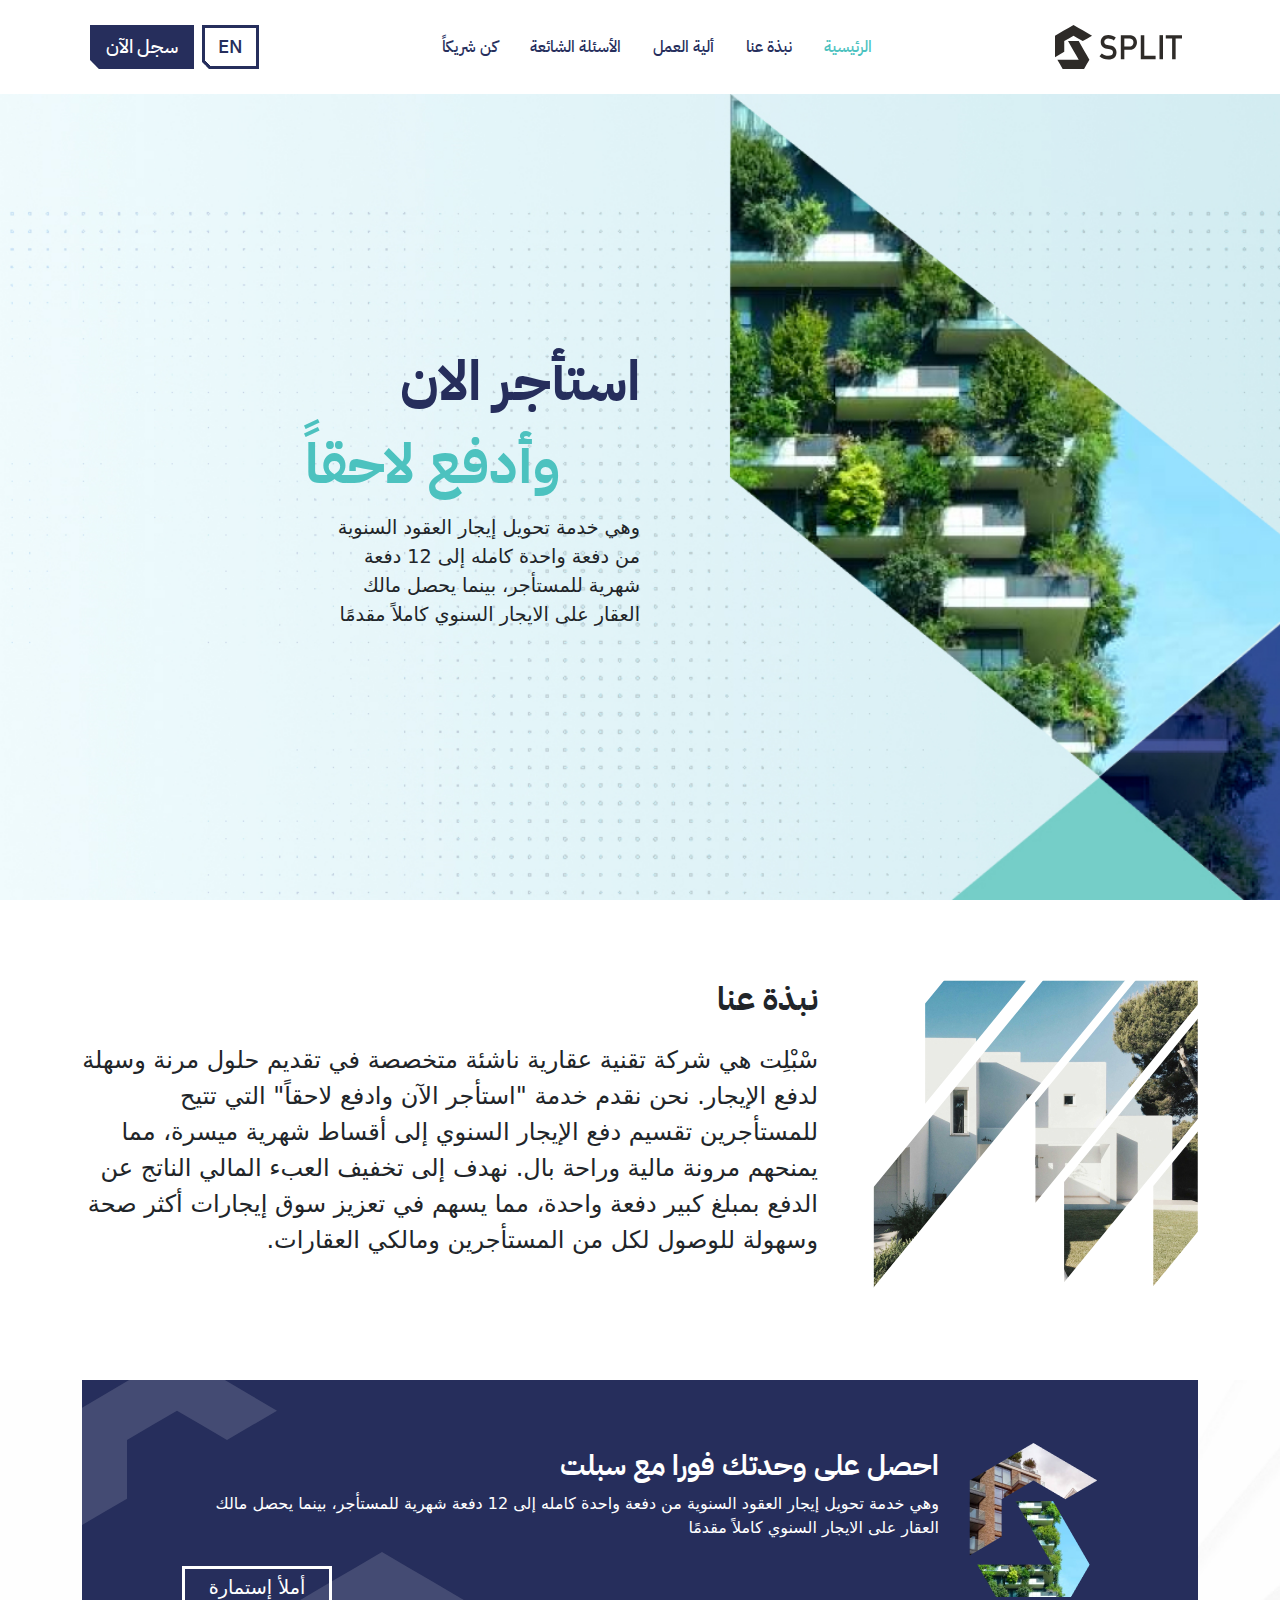
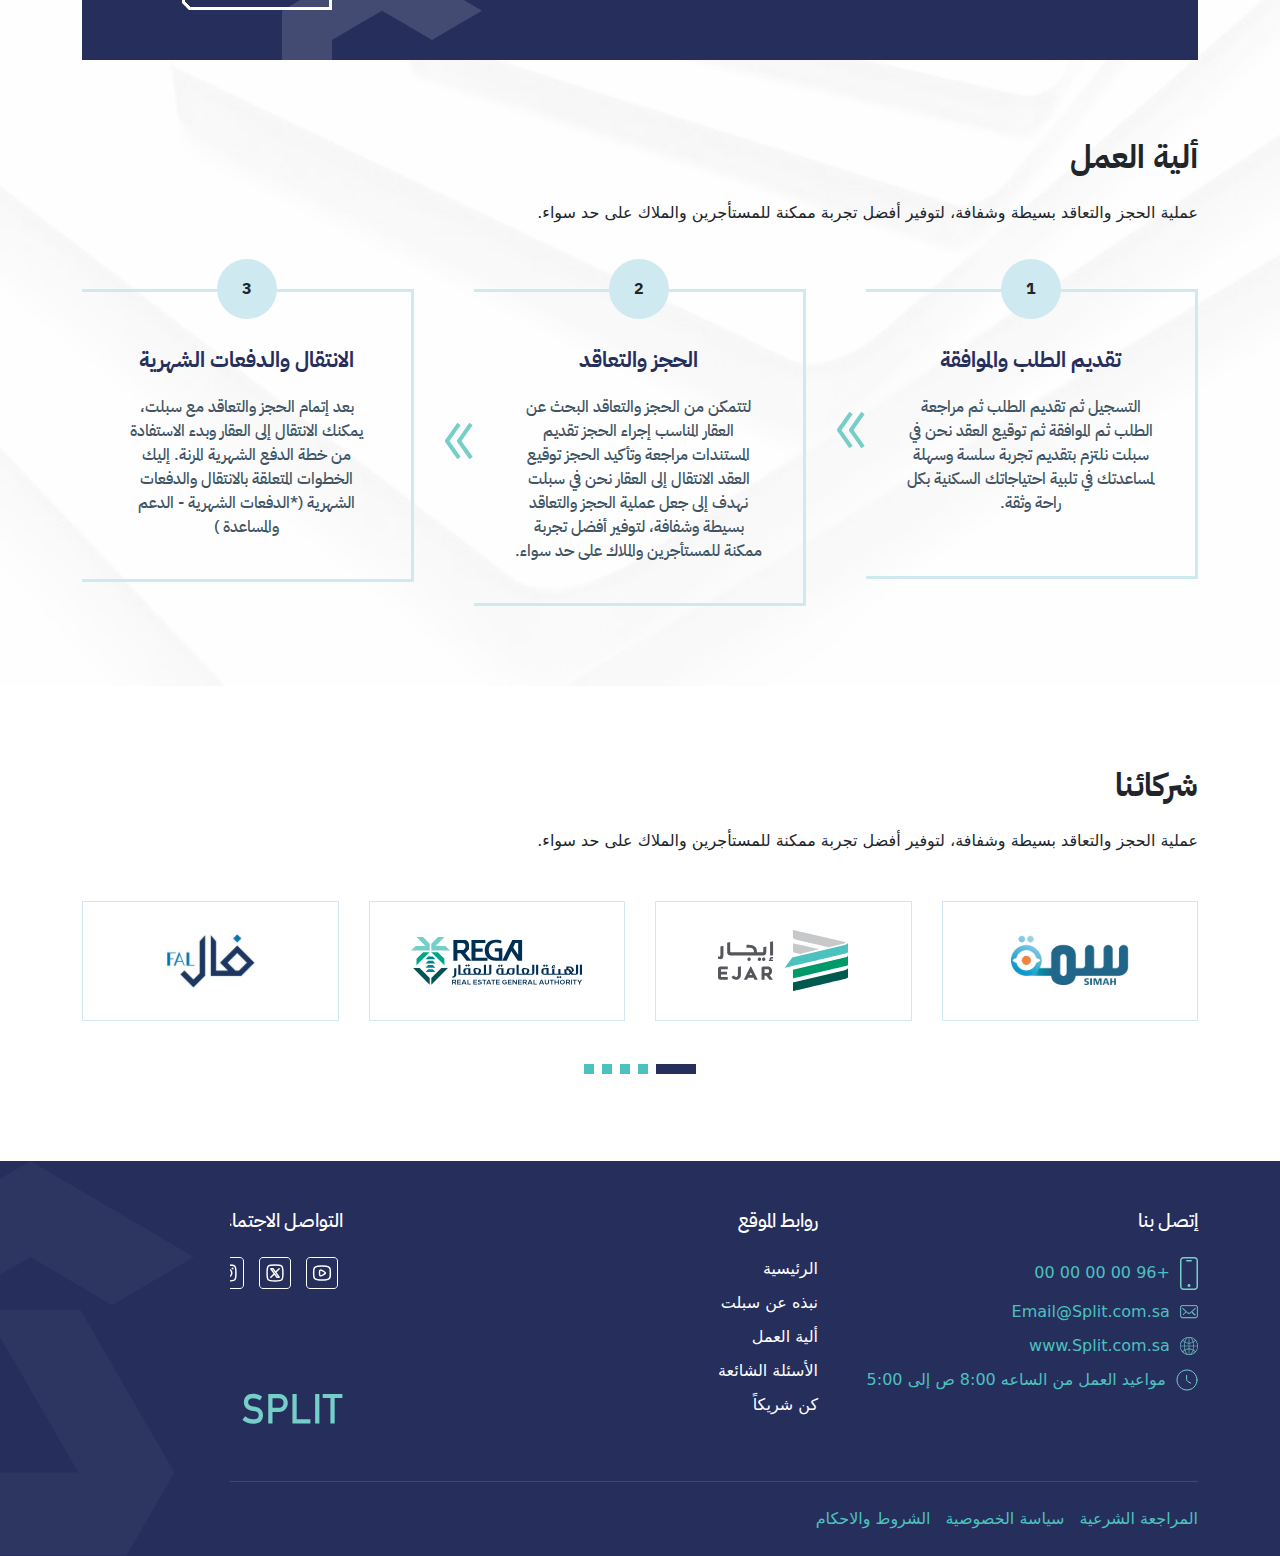
<file: index.html>
<!DOCTYPE html>
<html lang="ar" dir="rtl">

<head>
    <meta charset="UTF-8">
    <meta name="viewport" content="width=device-width, initial-scale=1.0">
    <link rel="stylesheet" href="/assets/vendor/bootstrap.min.css">
    <link rel="stylesheet" href="/assets/vendor/swiper-bundle.min.css" />
    <title>Split | Home Page</title>
    <link rel="icon" href="/assets/images/favicon.png">
    <link rel="stylesheet" href="assets/css/style.css">
</head>

<body>

    <header class="main-header">
        <nav class="navbar navbar-expand-lg">
            <div class="container">
                <a class="navbar-brand" href="#">
                    <img src="assets/images/SPLIT-Logo.svg" alt="Split Logo">
                </a>
                <button class="navbar-toggler bodymovinanim" type="button" data-bs-toggle="collapse"
                    data-bs-target="#navbarTogglerDemo03" aria-controls="navbarTogglerDemo03" aria-expanded="false"
                    aria-label="Toggle navigation">
                    <!-- <span class="navbar-toggler-icon"></span> -->
                </button>
                <div class="collapse navbar-collapse" id="navbarTogglerDemo03">
                    <ul class="navbar-nav me-auto mb-2 mb-lg-0">
                        <li class="nav-item">
                            <a class="nav-link active" aria-current="page" href="#">الرئيسية</a>
                        </li>
                        <li class="nav-item">
                            <a class="nav-link" href="#">نبذة عنا</a>
                        </li>
                        <li class="nav-item">
                            <a class="nav-link" href="#">ألية العمل</a>
                        </li>
                        <!-- <li class="nav-item">
                            <a class="nav-link" href="#">الوحدات المتاحة</a>
                        </li>
                        <li class="nav-item">
                            <a class="nav-link" href="#">الحاسبة</a>
                        </li> -->
                        <li class="nav-item">
                            <a class="nav-link" href="#">الأسئلة الشائعة</a>
                        </li>
                        <li class="nav-item">
                            <a class="nav-link" href="#">كن شريكاً</a>
                        </li>

                    </ul>
                    <div class="d-flex  me-auto" role="search">
                        <button class="split-btn-outline ms-2" type="submit">EN</button>
                        <button class="split-btn ms-2" type="submit">سجل الآن</button>
                    </div>
                </div>
            </div>
        </nav>
    </header>

    <!-- start Home slider -->
    <section class="hero-slider">
        <!-- <div class="swiper heroSwiper">
            <div class="swiper-wrapper">
                <div class="swiper-slide">
                    <img src="assets/images/bg-banner.jpg" alt="bg banner">
                    <div class="hero-swiper-content animated--moveRight">
                        <h1>استأجر الان</h1>
                        <h1 class="color-secondary highlight-txt">وأدفع لاحقاً</h1>
                        <p>وهي خدمة تحويل إيجار العقود السنوية من دفعة واحدة كامله إلى 12 دفعة شهرية للمستأجر، بينما
                            يحصل مالك العقار على الايجار السنوي كاملاً مقدمًا</p>

                        <a href="" class="btn split-btn-outline mx-2">اعرف المزيد</a>
                    </div>
                </div>
                <div class="swiper-slide">
                    <img src="assets/images/bg-banner.jpg" alt="bg banner">
                    <div class="hero-swiper-content animated--moveRight">
                        <h1>استأجر الان</h1>
                        <h1 class="color-secondary highlight-txt">وأدفع لاحقاً</h1>
                        <p>وهي خدمة تحويل إيجار العقود السنوية من دفعة واحدة كامله إلى 12 دفعة شهرية للمستأجر، بينما
                            يحصل مالك العقار على الايجار السنوي كاملاً مقدمًا</p>

                        <a href="" class="btn split-btn-outline mx-2">اعرف المزيد</a>
                    </div>
                </div>
                <div class="swiper-slide">
                    <img src="assets/images/bg-banner.jpg" alt="bg banner">
                    <div class="hero-swiper-content animated--moveRight">
                        <h1>استأجر الان</h1>
                        <h1 class="color-secondary highlight-txt">وأدفع لاحقاً</h1>
                        <p>وهي خدمة تحويل إيجار العقود السنوية من دفعة واحدة كامله إلى 12 دفعة شهرية للمستأجر، بينما
                            يحصل مالك العقار على الايجار السنوي كاملاً مقدمًا</p>

                        <a href="" class="btn split-btn-outline mx-2">اعرف المزيد</a>
                    </div>
                </div>
                <div class="swiper-slide">
                    <img src="assets/images/bg-banner.jpg" alt="bg banner">
                    <div class="hero-swiper-content animated--moveRight">
                        <h1>استأجر الان</h1>
                        <h1 class="color-secondary highlight-txt">وأدفع لاحقاً</h1>
                        <p>وهي خدمة تحويل إيجار العقود السنوية من دفعة واحدة كامله إلى 12 دفعة شهرية للمستأجر، بينما
                            يحصل مالك العقار على الايجار السنوي كاملاً مقدمًا</p>

                        <a href="" class="btn split-btn-outline mx-2">اعرف المزيد</a>
                    </div>
                </div>

            </div>
            <div class="swiper-pagination split-pagnination"></div>
        </div> -->

        <img class="bg-banner" src="assets/images/bg-banner.jpg" alt="bg banner">
        <div class="hero-swiper-content animated--moveRight">
            <h1>استأجر الان</h1>
            <h1 class="color-secondary highlight-txt">وأدفع لاحقاً</h1>
            <p>وهي خدمة تحويل إيجار العقود السنوية من دفعة واحدة كامله إلى 12 دفعة شهرية للمستأجر، بينما
                يحصل مالك العقار على الايجار السنوي كاملاً مقدمًا</p>

            <!-- <a href="" class="btn split-btn-outline mx-2">اعرف المزيد</a> -->
        </div>
    </section>

    <!-- start about section -->

    <section class="about-split bg-white section-padding">
        <div class="container">
            <div class="row">
                <div class="col-lg-4 col-md-12">
                    <div class="img-wrap">
                        <img src="assets/images/about-split.jpg" alt="about-split">
                        <img class="about-mask" src="assets/images/about-mask.svg" alt="about-split">
                    </div>
                </div>

                <div class="col-lg-8 col-md-12 autoShow">
                    <h3 class="section-title">نبذة عنا</h3>

                    <p>
                        سْبْلِت هي شركة تقنية عقارية ناشئة متخصصة في تقديم حلول مرنة وسهلة لدفع الإيجار. نحن نقدم خدمة
                        "استأجر الآن وادفع لاحقاً" التي تتيح للمستأجرين تقسيم دفع الإيجار السنوي إلى أقساط شهرية ميسرة،
                        مما يمنحهم مرونة مالية وراحة بال. نهدف إلى تخفيف العبء المالي الناتج عن الدفع بمبلغ كبير دفعة
                        واحدة، مما يسهم في تعزيز سوق إيجارات أكثر صحة وسهولة للوصول لكل من المستأجرين ومالكي العقارات.
                    </p>

                    <!-- <a href="" class="split-btn-outline">اعرف المزيد</a> -->
                </div>
            </div>
        </div>
    </section>

    <!-- start properties slider section -->
    <!-- <section class="home-properties section-padding bg-secondary">
        <div class="container">
            <div class="section-header">
                <div class="title">
                    <h3 class="section-title">إستأجر مع سْبْلِت</h3>
                    <p>شركة تقنية عقارية ناشئة متخصصة في تقديم حلول مرنة وسهلة لدفع الإيجار.</p>
                </div>
                <a href="" class="split-btn-outline">عرض الكل</a>
            </div>
 
            <div class="swiper properties-swiper" dir="rtl">
                <div class="swiper-wrapper">
                    <div class="swiper-slide">
                        <a class="property-card" href="">
                            <div class="property-card-img">
                                <img src="assets/images/property-card-img.jpg" alt="property-card-img">
                            </div>
                            <div class="property-card-details">
                                <div class="details-top">
                                    <div class="details-top-prop-info">
                                        <strong>
                                            15000
                                            <span class="color-secondary">ريال سعودي / شهريا</span>
                                        </strong>
                                        <h3>شقه للايجار بحي المغرزات</h3>
                                    </div>
                                    <div class="area">
                                        <img src="assets/images/icons/icon-area.svg" alt="area icon">
                                        <h5>160 <span>م</span></h5>
                                    </div>
                                </div>
                                <div class="details-bottom">
                                    <img src="assets/images/icons/icon-location.svg" alt="location icon">
                                    <span class="">شارع الدوادمي ، حي المغرزات ، الرياض</span>
                                </div>
                            </div>
                        </a>
                    </div>
                    <div class="swiper-slide">
                        <a class="property-card" href="">
                            <div class="property-card-img">
                                <img src="assets/images/property-card-img.jpg" alt="property-card-img">
                            </div>
                            <div class="property-card-details">
                                <div class="details-top">
                                    <div class="details-top-prop-info">
                                        <strong>
                                            15000
                                            <span class="color-secondary">ريال سعودي / شهريا</span>
                                        </strong>
                                        <h3>شقه للايجار بحي المغرزات</h3>
                                    </div>

                                    <div class="area">
                                        <img src="assets/images/icons/icon-area.svg" alt="area icon">
                                        <h5>160 <span>م</span></h5>
                                    </div>
                                </div>
                                <div class="details-bottom">
                                    <img src="assets/images/icons/icon-location.svg" alt="location icon">
                                    <span class="">شارع الدوادمي ، حي المغرزات ، الرياض</span>
                                </div>
                            </div>
                        </a>
                    </div>
                    <div class="swiper-slide">
                        <a class="property-card" href="">
                            <div class="property-card-img">
                                <img src="assets/images/property-card-img.jpg" alt="property-card-img">
                            </div>
                            <div class="property-card-details">
                                <div class="details-top">
                                    <div class="details-top-prop-info">
                                        <strong>
                                            15000
                                            <span class="color-secondary">ريال سعودي / شهريا</span>
                                        </strong>
                                        <h3>شقه للايجار بحي المغرزات</h3>
                                    </div>
                                    <div class="area">
                                        <img src="assets/images/icons/icon-area.svg" alt="area icon">
                                        <h5>160 <span>م</span></h5>
                                    </div>
                                </div>
                                <div class="details-bottom">
                                    <img src="assets/images/icons/icon-location.svg" alt="location icon">
                                    <span class="">شارع الدوادمي ، حي المغرزات ، الرياض</span>
                                </div>
                            </div>
                        </a>
                    </div>
                    <div class="swiper-slide">
                        <a class="property-card" href="">
                            <div class="property-card-img">
                                <img src="assets/images/property-card-img.jpg" alt="property-card-img">
                            </div>
                            <div class="property-card-details">
                                <div class="details-top">
                                    <div class="details-top-prop-info">
                                        <strong>
                                            15000
                                            <span class="color-secondary">ريال سعودي / شهريا</span>
                                        </strong>
                                        <h3>شقه للايجار بحي المغرزات</h3>
                                    </div>
                                    <div class="area">
                                        <img src="assets/images/icons/icon-area.svg" alt="area icon">
                                        <h5>160 <span>م</span></h5>
                                    </div>
                                </div>
                                <div class="details-bottom">
                                    <img src="assets/images/icons/icon-location.svg" alt="location icon">
                                    <span class="">شارع الدوادمي ، حي المغرزات ، الرياض</span>
                                </div>
                            </div>
                        </a>
                    </div>
                    <div class="swiper-slide">
                        <a class="property-card" href="">
                            <div class="property-card-img">
                                <img src="assets/images/property-card-img.jpg" alt="property-card-img">
                            </div>
                            <div class="property-card-details">
                                <div class="details-top">
                                    <div class="details-top-prop-info">
                                        <strong>
                                            15000
                                            <span class="color-secondary">ريال سعودي / شهريا</span>
                                        </strong>
                                        <h3>شقه للايجار بحي المغرزات</h3>
                                    </div>

                                    <div class="area">
                                        <img src="assets/images/icons/icon-area.svg" alt="area icon">
                                        <h5>160 <span>م</span></h5>
                                    </div>
                                </div>
                                <div class="details-bottom">
                                    <img src="assets/images/icons/icon-location.svg" alt="location icon">
                                    <span class="">شارع الدوادمي ، حي المغرزات ، الرياض</span>
                                </div>
                            </div>
                        </a>
                    </div>
                    <div class="swiper-slide">
                        <a class="property-card" href="">
                            <div class="property-card-img">
                                <img src="assets/images/property-card-img.jpg" alt="property-card-img">
                            </div>
                            <div class="property-card-details">
                                <div class="details-top">
                                    <div class="details-top-prop-info">
                                        <h3>
                                            15000
                                        </h3>
                                        <span class="color-secondary">ريال سعودي / شهريا</span>
                                    </div>

                                    <div class="area">
                                        <img src="assets/images/icons/icon-area.svg" alt="area icon">
                                        <h5>160 <span>م</span></h5>
                                    </div>
                                </div>
                                <div class="details-bottom">
                                    <img src="assets/images/icons/icon-location.svg" alt="location icon">
                                    <span class="">شارع الدوادمي ، حي المغرزات ، الرياض</span>
                                </div>
                            </div>
                        </a>
                    </div>
                </div>
                <div class="swiper-pagination"></div>
            </div>
        </div>
    </section> -->

    <!-- start home banner ads - how it works -->
    <section class="how-it-works">
        <div class="container">
            <div class="top-banner">
                <img src="/assets/images/banner-img-clip.png" alt="banner-img-clip">
                <div class="text">
                    <h3>احصل على وحدتك فورا مع سبلت</h3>
                    <p>وهي خدمة تحويل إيجار العقود السنوية من دفعة واحدة كامله إلى 12 دفعة شهرية للمستأجر، بينما يحصل
                        مالك العقار على الايجار السنوي كاملاً مقدمًا</p>

                    <a href="" class="split-btn-outline light">أملأ إستمارة</a>
                </div>
            </div>

            <!-- start how it works -->
            <div class="how-it-works-section">
                <div class="section-header">
                    <div class="title">
                        <h3 class="section-title">ألية العمل</h3>
                        <p>عملية الحجز والتعاقد بسيطة وشفافة، لتوفير أفضل تجربة ممكنة للمستأجرين والملاك على حد سواء.
                        </p>
                    </div>
                    <!-- <a href="" class="split-btn-outline">التفاصيل</a> -->
                </div>

                <div class="apply-sequence">
                    <div class="sequence-card">
                        <span class="sequence-card-step">1</span>
                        <h3>تقديم الطلب والموافقة</h3>
                        <p>التسجيل ثم تقديم الطلب ثم مراجعة الطلب ثم الموافقة ثم توقيع العقد نحن في سبلت نلتزم بتقديم
                            تجربة سلسة وسهلة لمساعدتك في تلبية احتياجاتك السكنية بكل راحة وثقة.</p>
                    </div>
                    <div class="sequence-card">
                        <span class="sequence-card-step">2</span>
                        <h3>الحجز والتعاقد</h3>
                        <p>لتتمكن من الحجز والتعاقد البحث عن العقار المناسب إجراء الحجز تقديم المستندات مراجعة وتأكيد
                            الحجز توقيع العقد الانتقال إلى العقار نحن في سبلت نهدف إلى جعل عملية الحجز والتعاقد بسيطة
                            وشفافة، لتوفير أفضل تجربة ممكنة للمستأجرين والملاك على حد سواء.</p>
                    </div>
                    <div class="sequence-card">
                        <span class="sequence-card-step">3</span>
                        <h3>الانتقال والدفعات الشهرية</h3>
                        <p>بعد إتمام الحجز والتعاقد مع سبلت، يمكنك الانتقال إلى العقار وبدء الاستفادة من خطة الدفع
                            الشهرية المرنة. إليك الخطوات المتعلقة بالانتقال والدفعات الشهرية (*الدفعات الشهرية - الدعم
                            والمساعدة )</p>
                    </div>
                </div>
            </div>
        </div>
    </section>

    <!-- start split partners -->
    <section class="our-partners bg-white section-padding">
        <div class="container">
            <div class="section-header">
                <div class="title">
                    <h3 class="section-title">شركائنا</h3>
                    <p>عملية الحجز والتعاقد بسيطة وشفافة، لتوفير أفضل تجربة ممكنة للمستأجرين والملاك على حد سواء.
                    </p>
                </div>
                <!-- <a href="" class="split-btn-outline">عرض الكل</a> -->
            </div>

            <div class="swiper partners-swiper" dir="rtl">
                <div class="swiper-wrapper">
                    <div class="swiper-slide">
                        <div class="partner-card">
                            <img src="/assets/images/simah.svg" alt="partners logo">
                        </div>
                    </div>
                    <div class="swiper-slide">
                        <div class="partner-card">
                            <img src="/assets/images/ejar.svg" alt="partners logo">
                        </div>
                    </div>
                    <div class="swiper-slide">
                        <div class="partner-card">
                            <img src="/assets/images/rega.svg" alt="partners logo">
                        </div>
                    </div>
                    <div class="swiper-slide">
                        <div class="partner-card">
                            <img src="/assets/images/fal.svg" alt="partners logo">
                        </div>
                    </div>
                    <div class="swiper-slide">
                        <div class="partner-card">
                            <img src="/assets/images/simah.svg" alt="partners logo">
                        </div>
                    </div>
                    <div class="swiper-slide">
                        <div class="partner-card">
                            <img src="/assets/images/ejar.svg" alt="partners logo">
                        </div>
                    </div>
                    <div class="swiper-slide">
                        <div class="partner-card">
                            <img src="/assets/images/rega.svg" alt="partners logo">
                        </div>
                    </div>
                    <div class="swiper-slide">
                        <div class="partner-card">
                            <img src="/assets/images/fal.svg" alt="partners logo">
                        </div>
                    </div>
                </div>

                <div class="swiper-pagination"></div>
            </div>
        </div>
    </section>


    <!-- start footer -->

    <footer class="footer">
        <div class="container">
            <div class="row py-5">
                <div class="col-md-4">
                    <div class="footer-column">
                        <h3 class="text-white">إتصل بنا</h3>
                        <ul>
                            <li>
                                <img src="/assets/images/icons/mobile-icon.svg" alt="mobile icon">
                                <span>+96 00 00 00 00</span>
                            </li>
                            <li>
                                <img src="/assets/images/icons/email-icon.svg" alt="email icon">
                                <span>Email@Split.com.sa</span>
                            </li>
                            <li>
                                <img src="/assets/images/icons/wbsite-icon.svg" alt="website icon">
                                <span>www.Split.com.sa</span>
                            </li>
                            <li>
                                <img src="/assets/images/icons/time-icon.svg"
                                    alt="مواعيد العمل من الساعه 8:00 ص إلى 5:00  icon">
                                <span>مواعيد العمل من الساعه 8:00 ص إلى 5:00 </span>
                            </li>
                        </ul>
                    </div>
                </div>
                <div class="col-md-5">
                    <div class="row">
                        <div class="col-md-6">
                            <div class="footer-column">
                                <h3 class="text-white">روابط الموقع</h3>
                                <ul>
                                    <li>
                                        <a href="">الرئيسية</a>
                                    </li>
                                    <li>
                                        <a href="">نبذه عن سبلت</a>
                                    </li>
                                    <li>
                                        <a href="">ألية العمل</a>
                                    </li>
                                    <li>
                                        <a href="">الأسئلة الشائعة</a>
                                    </li>
                                    <li>
                                        <a href="">كن شريكاً</a>
                                    </li>
                                </ul>
                            </div>
                        </div>
                        <!-- <div class="col-md-6">
                            <div class="footer-column">
                                <h3 class="text-white">روابط مهمة</h3>
                                <ul>
                                    <li>
                                        <a href="">حاسبة التمويل</a>
                                    </li>
                                    <li>
                                        <a href="">طلب تمويل لوحدة</a>
                                    </li>
                                    <li>
                                        <a href="">الشركاء</a>
                                    </li>
                                    <li>
                                        <a href="">لماذا نحن</a>
                                    </li>
                                </ul>
                            </div>
                        </div> -->
                    </div>
                </div>
                <div class="col-md-3">
                    <div class="footer-column d-flex flex-column h-100">
                        <h3 class="text-white">التواصل الاجتماعى</h3>
                        <ul class="social-icons">
                            <li>
                                <a href="">
                                    <img src="/assets/images/icons/youtube.svg" alt="youtube">
                                </a>
                            </li>
                            <li>
                                <a href="">
                                    <img src="/assets/images/icons/x.svg" alt="x">
                                </a>
                            </li>
                            <li>
                                <a href="">
                                    <img src="/assets/images/icons/instagram.svg" alt="instagram">
                                </a>
                            </li>
                            <li>
                                <a href="">
                                    <img src="/assets/images/icons/snapchat.svg" alt="snapchat">
                                </a>
                            </li>
                        </ul>

                        <img class="colored-logo" src="/assets/images/colored-logo.svg" alt="colored logo">
                    </div>
                </div>
            </div>
            <div class="footer-end">
                <ul class="list-unstyled">
                    <li>
                        <a href="" class="color-secondary">المراجعة الشرعية</a>
                    </li>
                    <li>
                        <a href="" class="color-secondary">سياسة الخصوصية</a>
                    </li>
                    <li>
                        <a href="" class="color-secondary">الشروط والاحكام</a>
                    </li>
                </ul>

                <p class="color-secondary">
                    <span>اسبلت</span>
                    &copy;
                    <strong>2024</strong>
                </p>
            </div>
        </div>
    </footer>

    <script src="/assets/vendor/bootstrap.bundle.min.js"></script>
    <script src="/assets/vendor/jquery-3.7.1.min.js"></script>
    <script src="/assets/vendor/swiper-bundle.min.js"></script>
    <script src="/assets/vendor/lottie_svg.min.js"></script>
    <script src="/assets/js/homeSwiper.js"></script>
    <script src="/assets/js/scripts.js"></script>

</body>

</html>
</file>
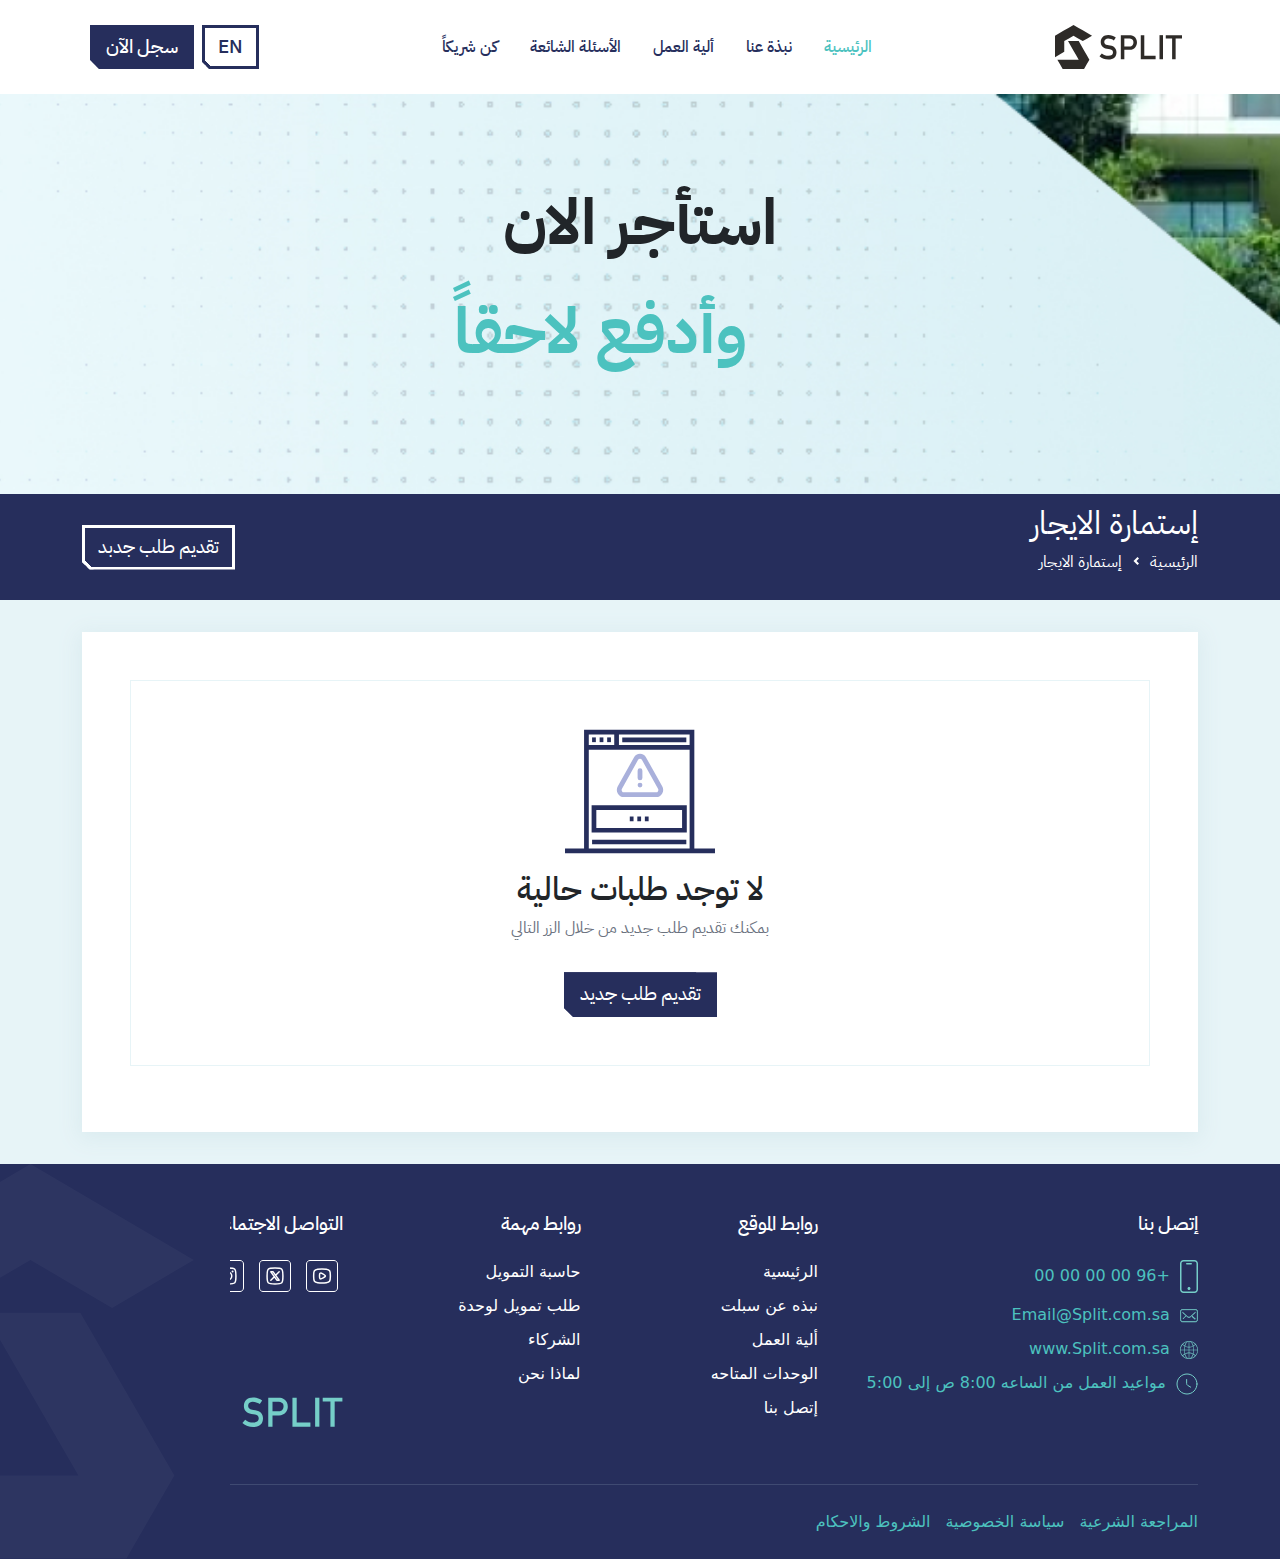
<file: apply-no-requests.html>
<!DOCTYPE html>
<html lang="en">

<head>
    <meta charset="UTF-8">
    <meta name="viewport" content="width=device-width, initial-scale=1.0">
    <link rel="stylesheet" href="/assets/vendor/bootstrap.min.css">
    <link rel="stylesheet" href="/assets/vendor/swiper-bundle.min.css" />
    <title>Split | Home Page</title>
    <link rel="icon" href="/assets/images/favicon.png">
    <link rel="stylesheet" href="assets/css/style.css">
</head>

<body>

    <header class="main-header">
        <nav class="navbar navbar-expand-lg">
            <div class="container">
                <a class="navbar-brand" href="#">
                    <img src="assets/images/SPLIT-Logo.svg" alt="Split Logo">
                </a>
                <button class="navbar-toggler bodymovinanim" type="button" data-bs-toggle="collapse"
                    data-bs-target="#navbarTogglerDemo03" aria-controls="navbarTogglerDemo03" aria-expanded="false"
                    aria-label="Toggle navigation">
                    <!-- <span class="navbar-toggler-icon"></span> -->
                </button>
                <div class="collapse navbar-collapse" id="navbarTogglerDemo03">
                    <ul class="navbar-nav me-auto mb-2 mb-lg-0">
                        <li class="nav-item">
                            <a class="nav-link active" aria-current="page" href="#">الرئيسية</a>
                        </li>
                        <li class="nav-item">
                            <a class="nav-link" href="#">نبذة عنا</a>
                        </li>
                        <li class="nav-item">
                            <a class="nav-link" href="#">ألية العمل</a>
                        </li>
                        <!-- <li class="nav-item">
                            <a class="nav-link" href="#">الوحدات المتاحة</a>
                        </li>
                        <li class="nav-item">
                            <a class="nav-link" href="#">الحاسبة</a>
                        </li> -->
                        <li class="nav-item">
                            <a class="nav-link" href="#">الأسئلة الشائعة</a>
                        </li>
                        <li class="nav-item">
                            <a class="nav-link" href="#">كن شريكاً</a>
                        </li>

                    </ul>
                    <div class="d-flex  me-auto" role="search">
                        <button class="split-btn-outline ms-2" type="submit">EN</button>
                        <button class="split-btn ms-2" type="submit">سجل الآن</button>
                    </div>
                </div>
            </div>
        </nav>
    </header>
    <!-- start inner content -->
    <section class="inner-top-banner">
        <div class="banner-titles">
            <h1>استأجر الان</h1>
            <h1 class="color-secondary highlight-txt">وأدفع لاحقاً</h1>
        </div>
    </section>
    <header class="bc-inner-page">
        <div class="container">
            <div class="d-flex align-items-center">
                <div class="inner-header-right">
                    <h2>إستمارة الايجار</h2>
                    <nav style="--bs-breadcrumb-divider: url(&#34;data:image/svg+xml,%3Csvg xmlns='http://www.w3.org/2000/svg' width='8' height='8'%3E%3Cpath d='M2.5 0L1 1.5 3.5 4 1 6.5 2.5 8l4-4-4-4z' fill='currentColor'/%3E%3C/svg%3E&#34;);"
                        aria-label="breadcrumb">
                        <ol class="breadcrumb">
                            <li class="breadcrumb-item"><a href="#">الرئيسية</a></li>
                            <li class="breadcrumb-item active" aria-current="page">إستمارة الايجار</li>
                        </ol>
                    </nav>
                </div>
                <a href="" class="split-btn-outline light me-auto">تقديم طلب جدبد</a>
            </div>
        </div>
    </header>

    <!-- sdtart content section -->

    <section class="inner-content">
        <div class="container">

            <!-- no forms yet Apply now -->


            <div class="split-apply-form">
                <div class="p-5 w-100">
                    <section class="no-requests">
                        <img src="/assets/images/no-requests.svg" alt="no requests icon">
                        <h3>لا توجد طلبات حالية </h3>
                        <p>بمكنك تقديم طلب جديد من خلال الزر التالي</p>
                        <a href="" class="split-btn">تقديم طلب جديد</a>
                    </section>
                </div>
            </div>
        </div>
    </section>
    <!-- start footer -->

    <footer class="footer">
        <div class="container">
            <div class="row py-5">
                <div class="col-md-4">
                    <div class="footer-column">
                        <h3 class="text-white">إتصل بنا</h3>
                        <ul>
                            <li>
                                <img src="/assets/images/icons/mobile-icon.svg" alt="mobile icon">
                                <span>+96 00 00 00 00</span>
                            </li>
                            <li>
                                <img src="/assets/images/icons/email-icon.svg" alt="email icon">
                                <span>Email@Split.com.sa</span>
                            </li>
                            <li>
                                <img src="/assets/images/icons/wbsite-icon.svg" alt="website icon">
                                <span>www.Split.com.sa</span>
                            </li>
                            <li>
                                <img src="/assets/images/icons/time-icon.svg"
                                    alt="مواعيد العمل من الساعه 8:00 ص إلى 5:00  icon">
                                <span>مواعيد العمل من الساعه 8:00 ص إلى 5:00 </span>
                            </li>
                        </ul>
                    </div>
                </div>
                <div class="col-md-5">
                    <div class="row">
                        <div class="col-md-6">
                            <div class="footer-column">
                                <h3 class="text-white">روابط الموقع</h3>
                                <ul>
                                    <li>
                                        <a href="">الرئيسية</a>
                                    </li>
                                    <li>
                                        <a href="">نبذه عن سبلت</a>
                                    </li>
                                    <li>
                                        <a href="">ألية العمل</a>
                                    </li>
                                    <li>
                                        <a href="">الوحدات المتاحه</a>
                                    </li>
                                    <li>
                                        <a href="">إتصل بنا</a>
                                    </li>
                                </ul>
                            </div>
                        </div>
                        <div class="col-md-6">
                            <div class="footer-column">
                                <h3 class="text-white">روابط مهمة</h3>
                                <ul>
                                    <li>
                                        <a href="">حاسبة التمويل</a>
                                    </li>
                                    <li>
                                        <a href="">طلب تمويل لوحدة</a>
                                    </li>
                                    <li>
                                        <a href="">الشركاء</a>
                                    </li>
                                    <li>
                                        <a href="">لماذا نحن</a>
                                    </li>
                                </ul>
                            </div>
                        </div>
                    </div>
                </div>
                <div class="col-md-3">
                    <div class="footer-column d-flex flex-column h-100">
                        <h3 class="text-white">التواصل الاجتماعى</h3>
                        <ul class="social-icons">
                            <li>
                                <a href="">
                                    <img src="/assets/images/icons/youtube.svg" alt="youtube">
                                </a>
                            </li>
                            <li>
                                <a href="">
                                    <img src="/assets/images/icons/x.svg" alt="x">
                                </a>
                            </li>
                            <li>
                                <a href="">
                                    <img src="/assets/images/icons/instagram.svg" alt="instagram">
                                </a>
                            </li>
                            <li>
                                <a href="">
                                    <img src="/assets/images/icons/snapchat.svg" alt="snapchat">
                                </a>
                            </li>
                        </ul>

                        <img class="colored-logo" src="/assets/images/colored-logo.svg" alt="colored logo">
                    </div>
                </div>
            </div>
            <div class="footer-end">
                <ul class="list-unstyled">
                    <li>
                        <a href="" class="color-secondary">المراجعة الشرعية</a>
                    </li>
                    <li>
                        <a href="" class="color-secondary">سياسة الخصوصية</a>
                    </li>
                    <li>
                        <a href="" class="color-secondary">الشروط والاحكام</a>
                    </li>
                </ul>

                <p class="color-secondary">
                    <span>اسبلت</span>
                    &copy;
                    <strong>2024</strong>
                </p>
            </div>
        </div>
    </footer>

    <script src="/assets/vendor/bootstrap.bundle.min.js"></script>
    <script src="/assets/vendor/jquery-3.7.1.min.js"></script>
    <script src="/assets/vendor/lottie_svg.min.js"></script>
    <script src="/assets/js/scripts.js"></script>
</body>

</html>
</file>
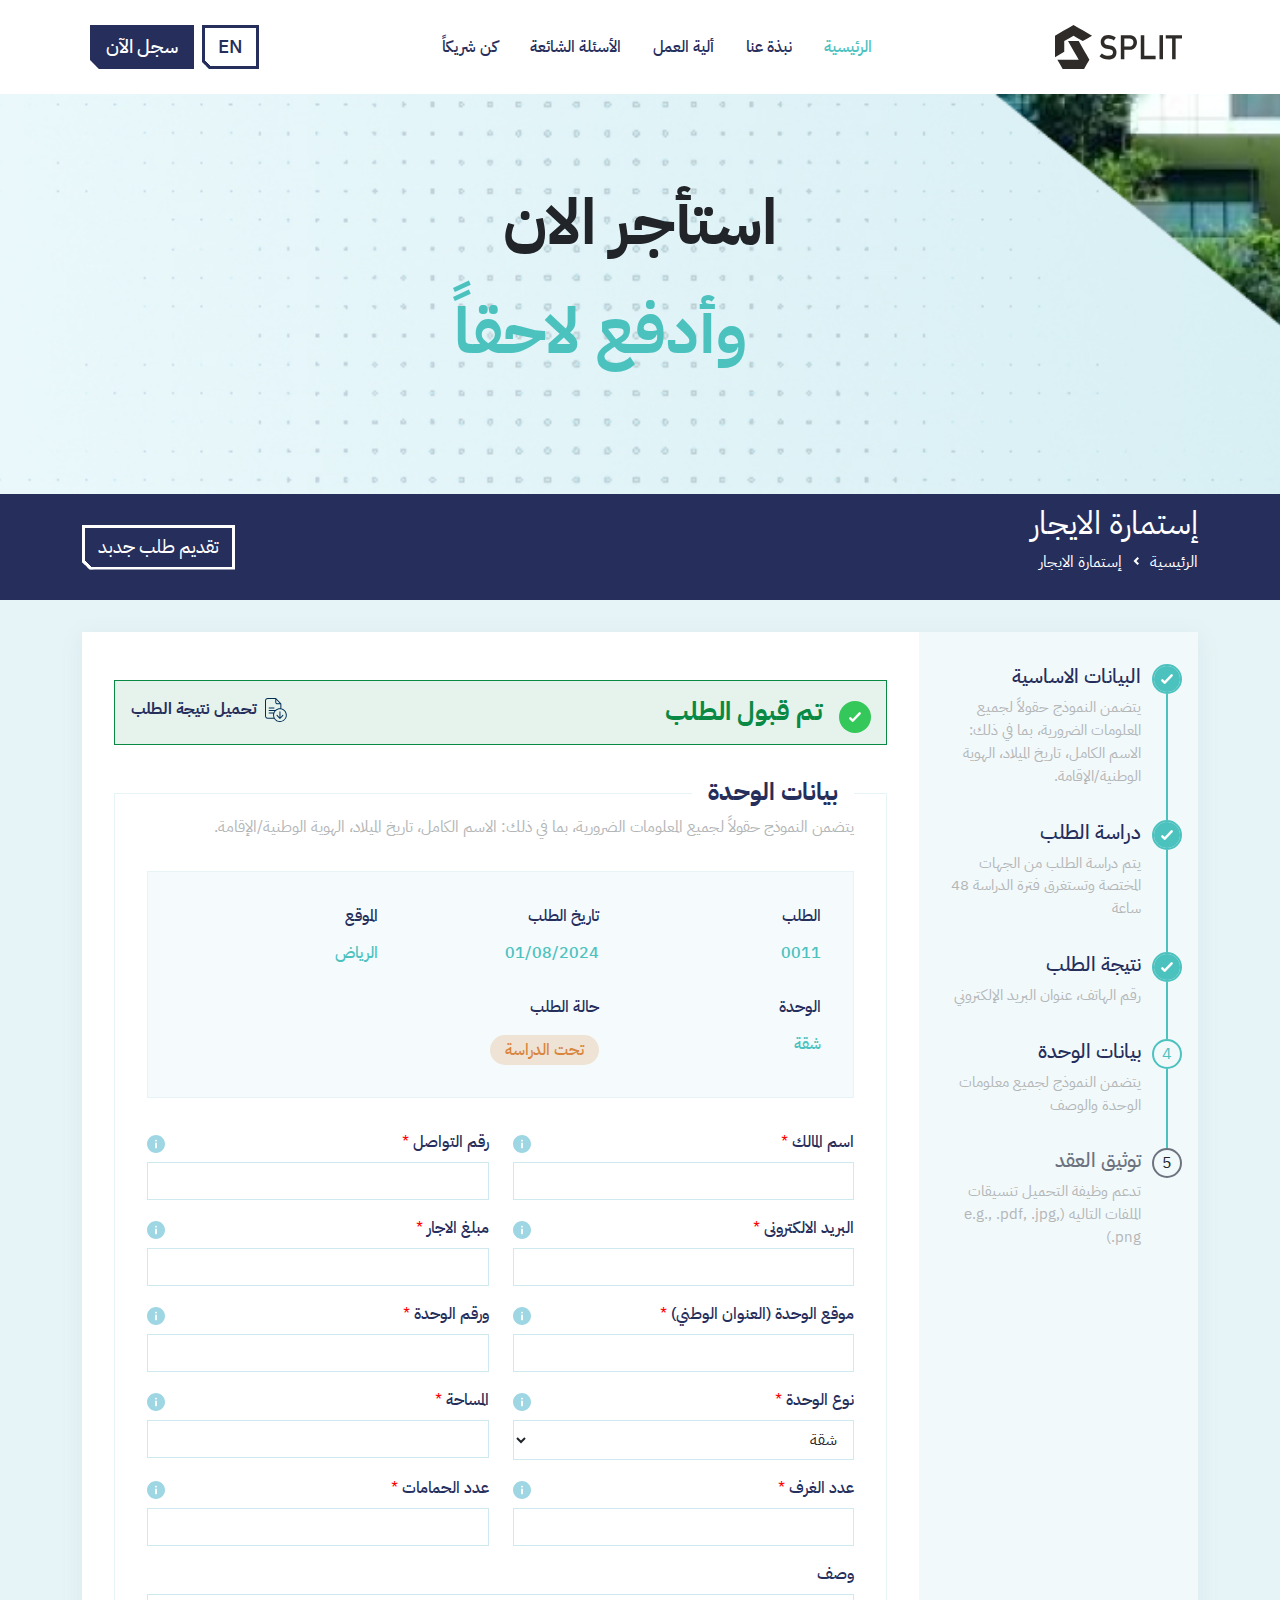
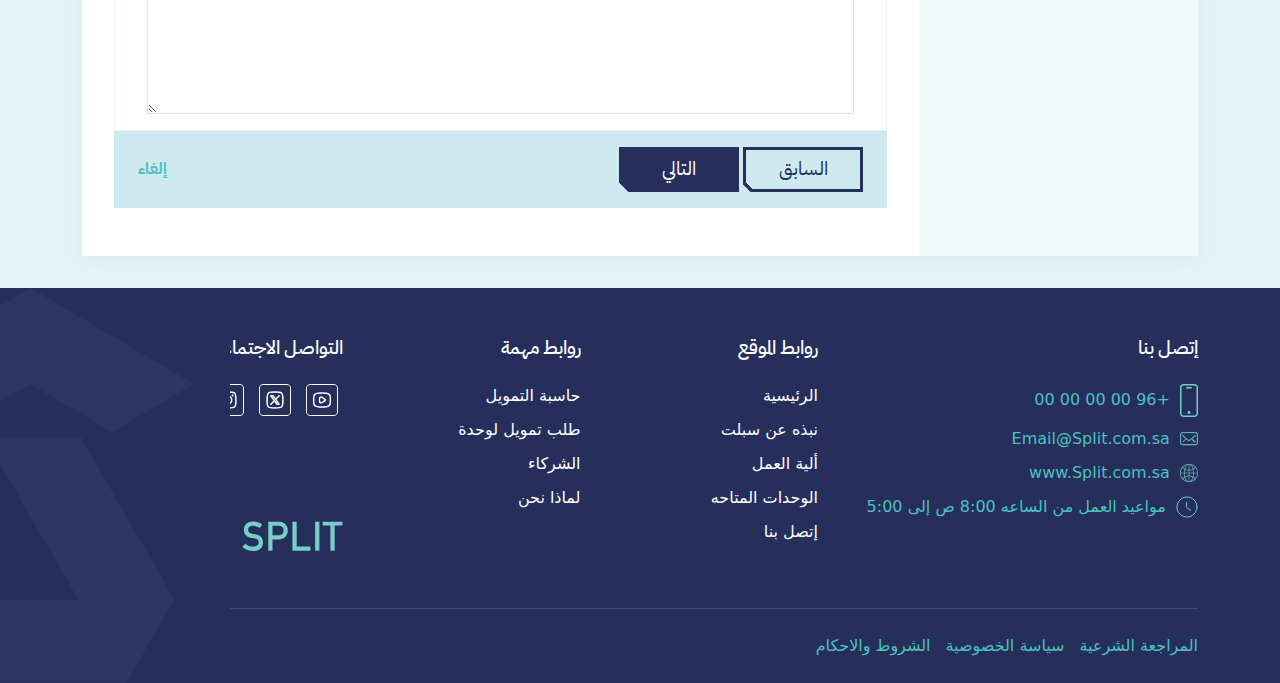
<file: apply-service-property.html>
<!DOCTYPE html>
<html lang="en">

<head>
    <meta charset="UTF-8">
    <meta name="viewport" content="width=device-width, initial-scale=1.0">
    <link rel="stylesheet" href="/assets/vendor/bootstrap.min.css">
    <link rel="stylesheet" href="/assets/vendor/swiper-bundle.min.css" />
    <title>Split | Home Page</title>
    <link rel="icon" href="/assets/images/favicon.png">
    <link rel="stylesheet" href="assets/css/style.css">
</head>

<body>
    <!-- start header -->
    <header class="main-header">
        <nav class="navbar navbar-expand-lg">
            <div class="container">
                <a class="navbar-brand" href="#">
                    <img src="assets/images/SPLIT-Logo.svg" alt="Split Logo">
                </a>
                <button class="navbar-toggler bodymovinanim" type="button" data-bs-toggle="collapse"
                    data-bs-target="#navbarTogglerDemo03" aria-controls="navbarTogglerDemo03" aria-expanded="false"
                    aria-label="Toggle navigation">
                    <!-- <span class="navbar-toggler-icon"></span> -->
                </button>
                <div class="collapse navbar-collapse" id="navbarTogglerDemo03">
                    <ul class="navbar-nav me-auto mb-2 mb-lg-0">
                        <li class="nav-item">
                            <a class="nav-link active" aria-current="page" href="#">الرئيسية</a>
                        </li>
                        <li class="nav-item">
                            <a class="nav-link" href="#">نبذة عنا</a>
                        </li>
                        <li class="nav-item">
                            <a class="nav-link" href="#">ألية العمل</a>
                        </li>
                        <!-- <li class="nav-item">
                            <a class="nav-link" href="#">الوحدات المتاحة</a>
                        </li>
                        <li class="nav-item">
                            <a class="nav-link" href="#">الحاسبة</a>
                        </li> -->
                        <li class="nav-item">
                            <a class="nav-link" href="#">الأسئلة الشائعة</a>
                        </li>
                        <li class="nav-item">
                            <a class="nav-link" href="#">كن شريكاً</a>
                        </li>

                    </ul>
                    <div class="d-flex  me-auto" role="search">
                        <button class="split-btn-outline ms-2" type="submit">EN</button>
                        <button class="split-btn ms-2" type="submit">سجل الآن</button>
                    </div>
                </div>
            </div>
        </nav>
    </header>


    <!-- start inner content -->
    <section class="inner-top-banner">
        <div class="banner-titles">
            <h1>استأجر الان</h1>
            <h1 class="color-secondary highlight-txt">وأدفع لاحقاً</h1>
        </div>
    </section>
    <header class="bc-inner-page">
        <div class="container">
            <div class="d-flex align-items-center">
                <div class="inner-header-right">
                    <h2>إستمارة الايجار</h2>
                    <nav style="--bs-breadcrumb-divider: url(&#34;data:image/svg+xml,%3Csvg xmlns='http://www.w3.org/2000/svg' width='8' height='8'%3E%3Cpath d='M2.5 0L1 1.5 3.5 4 1 6.5 2.5 8l4-4-4-4z' fill='currentColor'/%3E%3C/svg%3E&#34;);"
                        aria-label="breadcrumb">
                        <ol class="breadcrumb">
                            <li class="breadcrumb-item"><a href="#">الرئيسية</a></li>
                            <li class="breadcrumb-item active" aria-current="page">إستمارة الايجار</li>
                        </ol>
                    </nav>
                </div>
                <a href="" class="split-btn-outline light me-auto">تقديم طلب جدبد</a>
            </div>
        </div>
    </header>

    <!-- sdtart content section -->

    <section class="inner-content">
        <div class="container">

            <!-- no forms yet Apply now -->


            <div class="split-apply-form">
                <aside>
                    <ul>
                        <li class="active-step completed">
                            <span class="step-no">1</span>
                            <div>
                                <h4 class="step-title">البيانات الاساسية</h4>
                                <p>يتضمن النموذج حقولاً لجميع المعلومات الضرورية، بما في ذلك: الاسم الكامل، تاريخ
                                    الميلاد، الهوية الوطنية/الإقامة.</p>
                            </div>
                        </li>
                        <li class="active-step completed">
                            <span class="step-no">2</span>
                            <div>
                                <h4 class="step-title">دراسة الطلب</h4>
                                <p>يتم دراسة الطلب من الجهات المختصة وتستغرق فترة الدراسة 48 ساعة </p>
                            </div>
                        </li>
                        <li class="active-step completed">
                            <span class="step-no">3</span>
                            <div>
                                <h4 class="step-title">نتيجة الطلب</h4>
                                <p>رقم الهاتف، عنوان البريد الإلكتروني</p>
                            </div>
                        </li>
                        <li class="active-step">
                            <span class="step-no">4</span>
                            <div>
                                <h4 class="step-title">بيانات الوحدة</h4>
                                <p>يتضمن النموذج لجميع معلومات الوحدة والوصف</p>
                            </div>
                        </li>
                        <li>
                            <span class="step-no">5</span>
                            <div>
                                <h4 class="step-title">توثيق العقد</h4>
                                <p>تدعم وظيفة التحميل تنسيقات الملفات التاليه (e.g., .pdf, .jpg, .png)</p>
                            </div>
                        </li>
                    </ul>
                </aside>
                <main class="form-content">
                    <div class="alert alert-success d-flex align-items-centerm mb-5">
                        <h3 class="mb-0">تم قبول الطلب</h3>
                        <a href="" class="link-btn me-auto color-primary">
                            <img class="ms-1" src="/assets/images/download-file.svg" alt="download file">
                            <span>تحميل نتيجة الطلب</span>
                        </a>
                    </div>
                    <div class="wrap">
                        <div class="form-header">
                            <h3>بيانات الوحدة
                            </h3>
                            <p>يتضمن النموذج حقولاً لجميع المعلومات الضرورية، بما في ذلك: الاسم الكامل، تاريخ الميلاد،
                                الهوية الوطنية/الإقامة.</p>
                        </div>



                        <div class="user-basic-data card-fixed-top">
                            <div class="row">
                                <div class="col-lg-4 col-md-6 col-sm-12">
                                    <div class="data-card">
                                        <label>الطلب</label>
                                        <h6>0011</h6>
                                    </div>
                                </div>
                                <div class="col-lg-4 col-md-6 col-sm-12">
                                    <div class="data-card">
                                        <label>تاريخ الطلب</label>
                                        <h6>01/08/2024</h6>
                                    </div>
                                </div>
                                <div class="col-lg-4 col-md-6 col-sm-12">
                                    <div class="data-card">
                                        <label>الموقع</label>
                                        <h6>الرياض</h6>
                                    </div>
                                </div>
                                <div class="col-lg-4 col-md-6 col-sm-12">
                                    <div class="data-card">
                                        <label>الوحدة</label>
                                        <h6>شقة</h6>
                                    </div>
                                </div>
                                <div class="col-lg-6 col-md-6 col-sm-12">
                                    <div class="data-card">
                                        <label>حالة الطلب</label>
                                        <h6>

                                            <div class="badge rounded-pill bg-light under-processing">
                                                تحت الدراسة
                                            </div>

                                        </h6>
                                    </div>
                                </div>
                            </div>
                        </div>

                        <form action="" class="user-basic-data">
                            <div class="row">
                                <div class="col-md-6 col-sm-12">
                                    <div class="form-group">
                                        <label for=""> اسم المالك </label>
                                        <span class="required-field">&#42</span>
                                        <img class="popover-item" data-bs-placement="top" tabindex="0"
                                            data-bs-toggle="popover" data-bs-trigger="hover focus"
                                            data-bs-content="popover content to place here"
                                            src="/assets/images/popover.svg" alt="popover">
                                        <div class="input-group">
                                            <input type="text" class="form-control">
                                        </div>
                                    </div>
                                </div>

                                <div class="col-md-6 col-sm-12">
                                    <div class="form-group">
                                        <label for=""> رقم التواصل </label>
                                        <span class="required-field">&#42</span>
                                        <img class="popover-item" data-bs-placement="top" tabindex="0"
                                            data-bs-toggle="popover" data-bs-trigger="hover focus"
                                            data-bs-content="popover content to place here"
                                            src="/assets/images/popover.svg" alt="popover">
                                        <div class="input-group">
                                            <input type="text" class="form-control">
                                        </div>
                                    </div>
                                </div>
                                <div class="col-md-6 col-sm-12">
                                    <div class="form-group">
                                        <label for=""> البريد الالكترونى </label>
                                        <span class="required-field">&#42</span>
                                        <img class="popover-item" data-bs-placement="top" tabindex="0"
                                            data-bs-toggle="popover" data-bs-trigger="hover focus"
                                            data-bs-content="popover content to place here"
                                            src="/assets/images/popover.svg" alt="popover">
                                        <div class="input-group">
                                            <input type="email" class="form-control">
                                        </div>
                                    </div>
                                </div>
                                <div class="col-md-6 col-sm-12">
                                    <div class="form-group">
                                        <label for=""> مبلغ الاجار </label>
                                        <span class="required-field">&#42</span>
                                        <img class="popover-item" data-bs-placement="top" tabindex="0"
                                            data-bs-toggle="popover" data-bs-trigger="hover focus"
                                            data-bs-content="popover content to place here"
                                            src="/assets/images/popover.svg" alt="popover">
                                        <div class="input-group">
                                            <input type="number" class="form-control">
                                        </div>
                                    </div>
                                </div>
                                <div class="col-md-6 col-sm-12">
                                    <div class="form-group">
                                        <label for=""> موقع الوحدة (العنوان الوطني) </label>
                                        <span class="required-field">&#42</span>
                                        <img class="popover-item" data-bs-placement="top" tabindex="0"
                                            data-bs-toggle="popover" data-bs-trigger="hover focus"
                                            data-bs-content="popover content to place here"
                                            src="/assets/images/popover.svg" alt="popover">
                                        <div class="input-group">
                                            <input type="text" class="form-control">
                                        </div>
                                    </div>
                                </div>
                                <div class="col-md-6 col-sm-12">
                                    <div class="form-group">
                                        <label for=""> ورقم الوحدة </label>
                                        <span class="required-field">&#42</span>
                                        <img class="popover-item" data-bs-placement="top" tabindex="0"
                                            data-bs-toggle="popover" data-bs-trigger="hover focus"
                                            data-bs-content="popover content to place here"
                                            src="/assets/images/popover.svg" alt="popover">
                                        <div class="input-group">
                                            <input type="number" class="form-control">
                                        </div>
                                    </div>
                                </div>
                                <div class="col-md-6 col-sm-12">
                                    <div class="form-group">
                                        <label for=""> نوع الوحدة</label>
                                        <span class="required-field">&#42</span>
                                        <img class="popover-item" data-bs-placement="top" tabindex="0"
                                            data-bs-toggle="popover" data-bs-trigger="hover focus"
                                            data-bs-content="popover content to place here"
                                            src="/assets/images/popover.svg" alt="popover">
                                        <select class="form-control">
                                            <option value="">شقة</option>
                                            <option value="">فيلا</option>
                                        </select>
                                    </div>
                                </div>

                                <div class="col-md-6 col-sm-12">
                                    <div class="form-group">
                                        <label for=""> المساحة</label>
                                        <span class="required-field">&#42</span>
                                        <img class="popover-item" data-bs-placement="top" tabindex="0"
                                            data-bs-toggle="popover" data-bs-trigger="hover focus"
                                            data-bs-content="popover content to place here"
                                            src="/assets/images/popover.svg" alt="popover">
                                        <div class="input-group">
                                            <input type="number" class="form-control">
                                        </div>
                                    </div>
                                </div>
                                <div class="col-md-6 col-sm-12">
                                    <div class="form-group">
                                        <label for=""> عدد الغرف</label>
                                        <span class="required-field">&#42</span>
                                        <img class="popover-item" data-bs-placement="top" tabindex="0"
                                            data-bs-toggle="popover" data-bs-trigger="hover focus"
                                            data-bs-content="popover content to place here"
                                            src="/assets/images/popover.svg" alt="popover">
                                        <div class="input-group">
                                            <input type="number" class="form-control">
                                        </div>
                                    </div>
                                </div>
                                <div class="col-md-6 col-sm-12">
                                    <div class="form-group">
                                        <label for=""> عدد الحمامات</label>
                                        <span class="required-field">&#42</span>
                                        <img class="popover-item" data-bs-placement="top" tabindex="0"
                                            data-bs-toggle="popover" data-bs-trigger="hover focus"
                                            data-bs-content="popover content to place here"
                                            src="/assets/images/popover.svg" alt="popover">
                                        <div class="input-group">
                                            <input type="number" class="form-control">
                                        </div>
                                    </div>
                                </div>
                                <div class="col-md-12">
                                    <div class="form-group">
                                        <label for=""> وصف</label>
                                        <div class="input-group">
                                            <textarea class="form-control"></textarea>
                                        </div>
                                    </div>
                                </div>

                            </div>
                        </form>
                    </div>
                    <div class="form-footer">
                        <div>
                            <a href="" class="split-btn-outline">السابق</a>
                            <a href="" class="split-btn">التالي</a>
                        </div>
                        <a href="" class="link-btn">إلغاء</a>
                    </div>
                </main>
            </div>
        </div>
    </section>
    <!-- start footer -->

    <footer class="footer">
        <div class="container">
            <div class="row py-5">
                <div class="col-md-4">
                    <div class="footer-column">
                        <h3 class="text-white">إتصل بنا</h3>
                        <ul>
                            <li>
                                <img src="/assets/images/icons/mobile-icon.svg" alt="mobile icon">
                                <span>+96 00 00 00 00</span>
                            </li>
                            <li>
                                <img src="/assets/images/icons/email-icon.svg" alt="email icon">
                                <span>Email@Split.com.sa</span>
                            </li>
                            <li>
                                <img src="/assets/images/icons/wbsite-icon.svg" alt="website icon">
                                <span>www.Split.com.sa</span>
                            </li>
                            <li>
                                <img src="/assets/images/icons/time-icon.svg"
                                    alt="مواعيد العمل من الساعه 8:00 ص إلى 5:00  icon">
                                <span>مواعيد العمل من الساعه 8:00 ص إلى 5:00 </span>
                            </li>
                        </ul>
                    </div>
                </div>
                <div class="col-md-5">
                    <div class="row">
                        <div class="col-md-6">
                            <div class="footer-column">
                                <h3 class="text-white">روابط الموقع</h3>
                                <ul>
                                    <li>
                                        <a href="">الرئيسية</a>
                                    </li>
                                    <li>
                                        <a href="">نبذه عن سبلت</a>
                                    </li>
                                    <li>
                                        <a href="">ألية العمل</a>
                                    </li>
                                    <li>
                                        <a href="">الوحدات المتاحه</a>
                                    </li>
                                    <li>
                                        <a href="">إتصل بنا</a>
                                    </li>
                                </ul>
                            </div>
                        </div>
                        <div class="col-md-6">
                            <div class="footer-column">
                                <h3 class="text-white">روابط مهمة</h3>
                                <ul>
                                    <li>
                                        <a href="">حاسبة التمويل</a>
                                    </li>
                                    <li>
                                        <a href="">طلب تمويل لوحدة</a>
                                    </li>
                                    <li>
                                        <a href="">الشركاء</a>
                                    </li>
                                    <li>
                                        <a href="">لماذا نحن</a>
                                    </li>
                                </ul>
                            </div>
                        </div>
                    </div>
                </div>
                <div class="col-md-3">
                    <div class="footer-column d-flex flex-column h-100">
                        <h3 class="text-white">التواصل الاجتماعى</h3>
                        <ul class="social-icons">
                            <li>
                                <a href="">
                                    <img src="/assets/images/icons/youtube.svg" alt="youtube">
                                </a>
                            </li>
                            <li>
                                <a href="">
                                    <img src="/assets/images/icons/x.svg" alt="x">
                                </a>
                            </li>
                            <li>
                                <a href="">
                                    <img src="/assets/images/icons/instagram.svg" alt="instagram">
                                </a>
                            </li>
                            <li>
                                <a href="">
                                    <img src="/assets/images/icons/snapchat.svg" alt="snapchat">
                                </a>
                            </li>
                        </ul>

                        <img class="colored-logo" src="/assets/images/colored-logo.svg" alt="colored logo">
                    </div>
                </div>
            </div>
            <div class="footer-end">
                <ul class="list-unstyled">
                    <li>
                        <a href="" class="color-secondary">المراجعة الشرعية</a>
                    </li>
                    <li>
                        <a href="" class="color-secondary">سياسة الخصوصية</a>
                    </li>
                    <li>
                        <a href="" class="color-secondary">الشروط والاحكام</a>
                    </li>
                </ul>

                <p class="color-secondary">
                    <span>اسبلت</span>
                    &copy;
                    <strong>2024</strong>
                </p>
            </div>
        </div>
    </footer>

    <script src="/assets/vendor/bootstrap.bundle.min.js"></script>
    <script src="/assets/vendor/jquery-3.7.1.min.js"></script>
    <script src="/assets/js/datepicker/jquery.plugin.js"></script>
    <script src="/assets/js/datepicker/jquery.calendars.all.min.js"></script>
    <script src="/assets/js/datepicker/jquery.calendars.ummalqura.js"></script>
    <script src="/assets/vendor/lottie_svg.min.js"></script>
    <script src="/assets/js/scripts.js"></script>
</body>

</html>
</file>
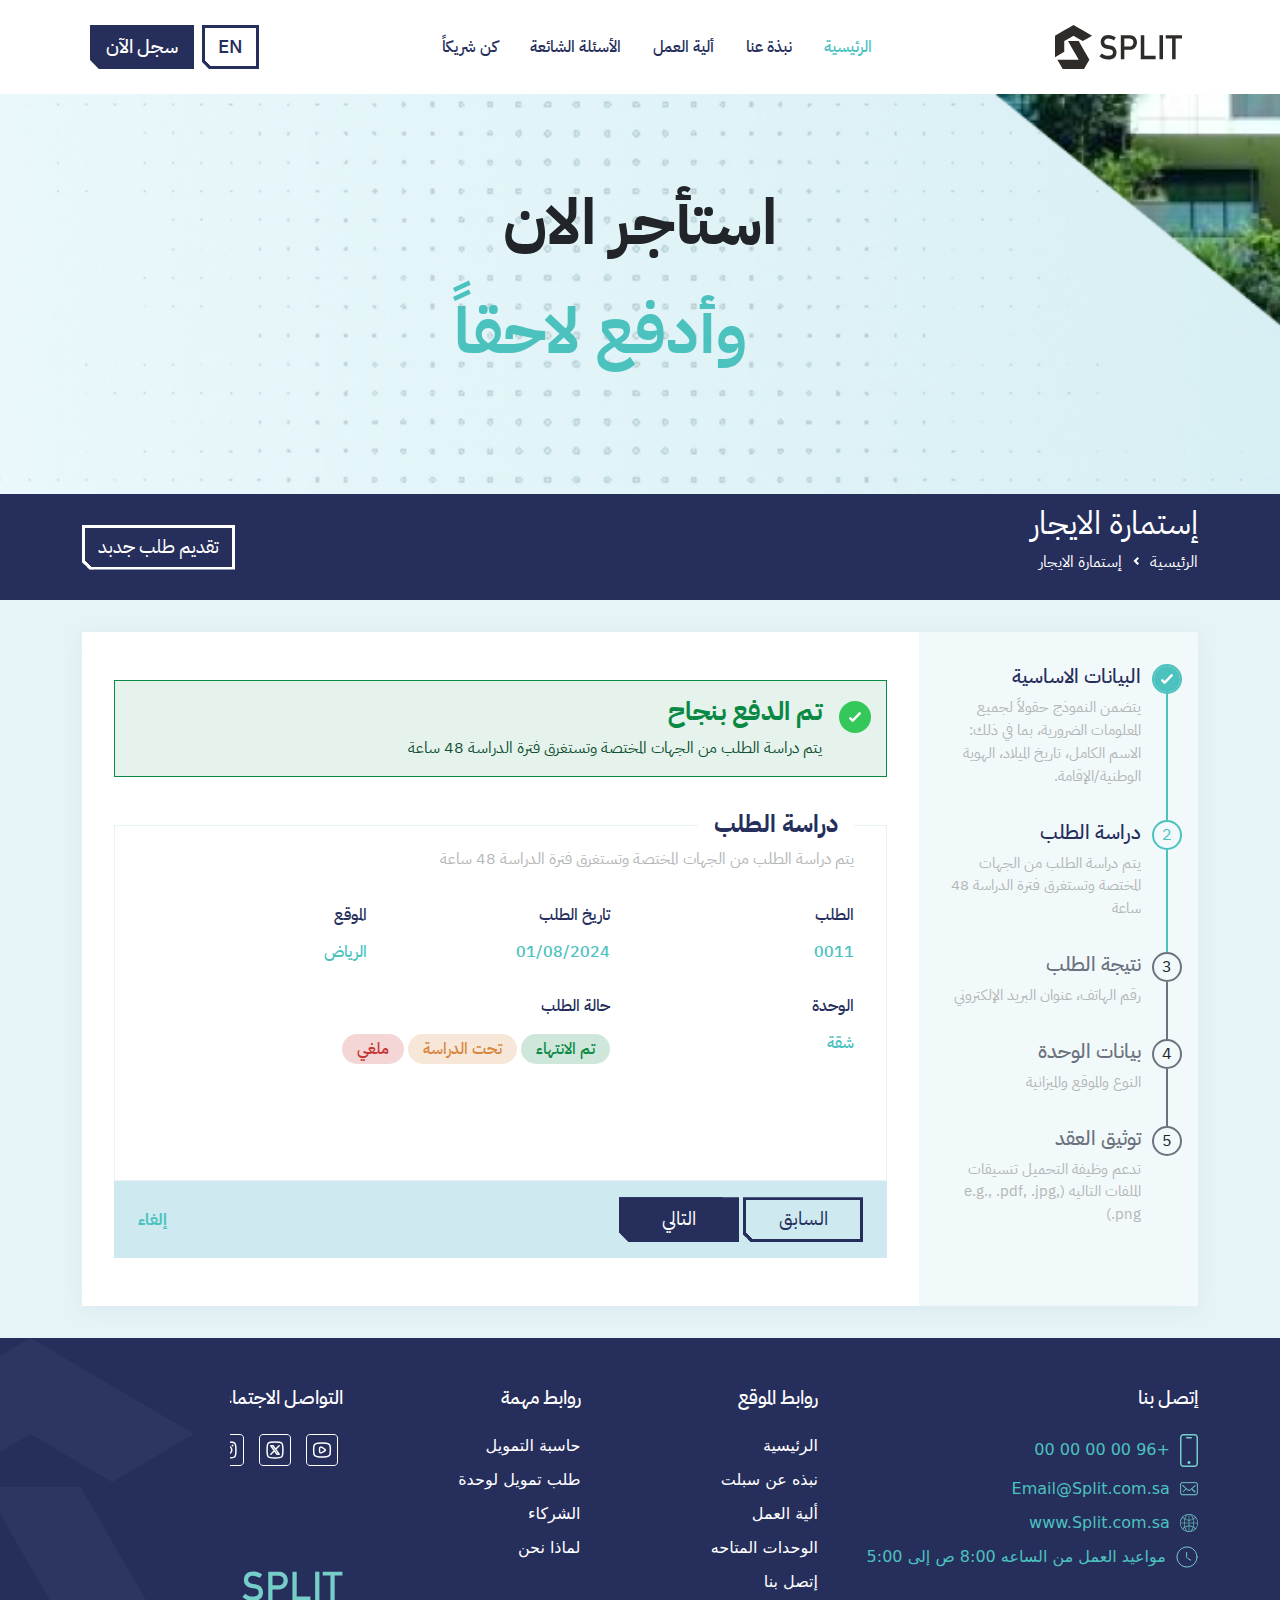
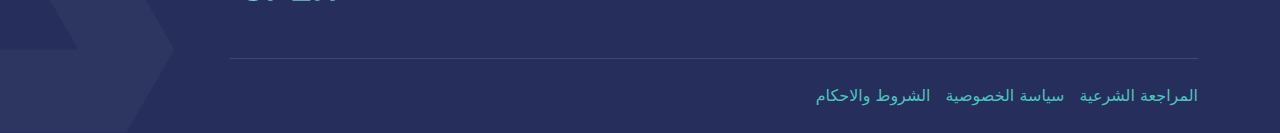
<file: apply-service-study.html>
<!DOCTYPE html>
<html lang="en">

<head>
    <meta charset="UTF-8">
    <meta name="viewport" content="width=device-width, initial-scale=1.0">
    <link rel="stylesheet" href="/assets/vendor/bootstrap.min.css">
    <link rel="stylesheet" href="/assets/vendor/swiper-bundle.min.css" />
    <title>Split | Home Page</title>
    <link rel="icon" href="/assets/images/favicon.png">
    <link rel="stylesheet" href="assets/css/style.css">
</head>

<body>
    <!-- start header -->
    <header class="main-header">
        <nav class="navbar navbar-expand-lg">
            <div class="container">
                <a class="navbar-brand" href="#">
                    <img src="assets/images/SPLIT-Logo.svg" alt="Split Logo">
                </a>
                <button class="navbar-toggler bodymovinanim" type="button" data-bs-toggle="collapse"
                    data-bs-target="#navbarTogglerDemo03" aria-controls="navbarTogglerDemo03" aria-expanded="false"
                    aria-label="Toggle navigation">
                    <!-- <span class="navbar-toggler-icon"></span> -->
                </button>
                <div class="collapse navbar-collapse" id="navbarTogglerDemo03">
                    <ul class="navbar-nav me-auto mb-2 mb-lg-0">
                        <li class="nav-item">
                            <a class="nav-link active" aria-current="page" href="#">الرئيسية</a>
                        </li>
                        <li class="nav-item">
                            <a class="nav-link" href="#">نبذة عنا</a>
                        </li>
                        <li class="nav-item">
                            <a class="nav-link" href="#">ألية العمل</a>
                        </li>
                        <!-- <li class="nav-item">
                            <a class="nav-link" href="#">الوحدات المتاحة</a>
                        </li>
                        <li class="nav-item">
                            <a class="nav-link" href="#">الحاسبة</a>
                        </li> -->
                        <li class="nav-item">
                            <a class="nav-link" href="#">الأسئلة الشائعة</a>
                        </li>
                        <li class="nav-item">
                            <a class="nav-link" href="#">كن شريكاً</a>
                        </li>

                    </ul>
                    <div class="d-flex  me-auto" role="search">
                        <button class="split-btn-outline ms-2" type="submit">EN</button>
                        <button class="split-btn ms-2" type="submit">سجل الآن</button>
                    </div>
                </div>
            </div>
        </nav>
    </header>


    <!-- start inner content -->
    <section class="inner-top-banner">
        <div class="banner-titles">
            <h1>استأجر الان</h1>
            <h1 class="color-secondary highlight-txt">وأدفع لاحقاً</h1>
        </div>
    </section>
    <header class="bc-inner-page">
        <div class="container">
            <div class="d-flex align-items-center">
                <div class="inner-header-right">
                    <h2>إستمارة الايجار</h2>
                    <nav style="--bs-breadcrumb-divider: url(&#34;data:image/svg+xml,%3Csvg xmlns='http://www.w3.org/2000/svg' width='8' height='8'%3E%3Cpath d='M2.5 0L1 1.5 3.5 4 1 6.5 2.5 8l4-4-4-4z' fill='currentColor'/%3E%3C/svg%3E&#34;);"
                        aria-label="breadcrumb">
                        <ol class="breadcrumb">
                            <li class="breadcrumb-item"><a href="#">الرئيسية</a></li>
                            <li class="breadcrumb-item active" aria-current="page">إستمارة الايجار</li>
                        </ol>
                    </nav>
                </div>
                <a href="" class="split-btn-outline light me-auto">تقديم طلب جدبد</a>
            </div>
        </div>
    </header>

    <!-- sdtart content section -->

    <section class="inner-content">
        <div class="container">
            <div class="split-apply-form">
                <aside>
                    <ul>
                        <li class="active-step completed">
                            <span class="step-no">1</span>
                            <div>
                                <h4 class="step-title">البيانات الاساسية</h4>
                                <p>يتضمن النموذج حقولاً لجميع المعلومات الضرورية، بما في ذلك: الاسم الكامل، تاريخ
                                    الميلاد، الهوية الوطنية/الإقامة.</p>
                            </div>
                        </li>
                        <li class="active-step">
                            <span class="step-no">2</span>
                            <div>
                                <h4 class="step-title">دراسة الطلب</h4>
                                <p>يتم دراسة الطلب من الجهات المختصة وتستغرق فترة الدراسة 48 ساعة </p>
                            </div>
                        </li>
                        <li>
                            <span class="step-no">3</span>
                            <div>
                                <h4 class="step-title">نتيجة الطلب</h4>
                                <p>رقم الهاتف، عنوان البريد الإلكتروني</p>
                            </div>
                        </li>
                        <li>
                            <span class="step-no">4</span>
                            <div>
                                <h4 class="step-title">بيانات الوحدة</h4>
                                <p>النوع والموقع والميزانية</p>
                            </div>
                        </li>
                        <li>
                            <span class="step-no">5</span>
                            <div>
                                <h4 class="step-title">توثيق العقد</h4>
                                <p>تدعم وظيفة التحميل تنسيقات الملفات التاليه (e.g., .pdf, .jpg, .png)</p>
                            </div>
                        </li>
                    </ul>
                </aside>
                <main class="form-content">
                    <!-- alert status -->
                    <!-- alert-error - alert-success -->
                    <div class="alert alert-success mb-5">

                        <h3>تم الدفع بنجاح</h3>
                        <p>يتم دراسة الطلب من الجهات المختصة وتستغرق فترة الدراسة 48 ساعة </p>

                    </div>
                    <div class="wrap">
                        <div class="form-header">
                            <h3>دراسة الطلب</h3>
                            <p>يتم دراسة الطلب من الجهات المختصة وتستغرق فترة الدراسة 48 ساعة </p>
                        </div>


                        <div class="user-basic-data">
                            <div class="row">
                                <div class="col-lg-4 col-md-6 col-sm-12">
                                    <div class="data-card">
                                        <label>الطلب</label>
                                        <h6>0011</h6>
                                    </div>
                                </div>
                                <div class="col-lg-4 col-md-6 col-sm-12">
                                    <div class="data-card">
                                        <label>تاريخ الطلب</label>
                                        <h6>01/08/2024</h6>
                                    </div>
                                </div>
                                <div class="col-lg-4 col-md-6 col-sm-12">
                                    <div class="data-card">
                                        <label>الموقع</label>
                                        <h6>الرياض</h6>
                                    </div>
                                </div>
                                <div class="col-lg-4 col-md-6 col-sm-12">
                                    <div class="data-card">
                                        <label>الوحدة</label>
                                        <h6>شقة</h6>
                                    </div>
                                </div>
                                <div class="col-lg-6 col-md-6 col-sm-12">
                                    <div class="data-card">
                                        <label>حالة الطلب</label>
                                        <h6>
                                            <div class="badge rounded-pill bg-light done">
                                                تم الانتهاء
                                            </div>
                                            <div class="badge rounded-pill bg-light under-processing">
                                                تحت الدراسة
                                            </div>
                                            <div class="badge rounded-pill bg-light canceled">
                                                ملغي
                                            </div>
                                        </h6>
                                    </div>
                                </div>
                            </div>
                        </div>
                    </div>

                    <div class="form-footer">
                        <div>
                            <a href="" class="split-btn-outline">السابق</a>
                            <a href="" class="split-btn">التالي</a>
                        </div>
                        <a href="" class="link-btn">إلغاء</a>
                    </div>
                </main>
            </div>
        </div>
    </section>
    <!-- start footer -->

    <footer class="footer">
        <div class="container">
            <div class="row py-5">
                <div class="col-md-4">
                    <div class="footer-column">
                        <h3 class="text-white">إتصل بنا</h3>
                        <ul>
                            <li>
                                <img src="/assets/images/icons/mobile-icon.svg" alt="mobile icon">
                                <span>+96 00 00 00 00</span>
                            </li>
                            <li>
                                <img src="/assets/images/icons/email-icon.svg" alt="email icon">
                                <span>Email@Split.com.sa</span>
                            </li>
                            <li>
                                <img src="/assets/images/icons/wbsite-icon.svg" alt="website icon">
                                <span>www.Split.com.sa</span>
                            </li>
                            <li>
                                <img src="/assets/images/icons/time-icon.svg"
                                    alt="مواعيد العمل من الساعه 8:00 ص إلى 5:00  icon">
                                <span>مواعيد العمل من الساعه 8:00 ص إلى 5:00 </span>
                            </li>
                        </ul>
                    </div>
                </div>
                <div class="col-md-5">
                    <div class="row">
                        <div class="col-md-6">
                            <div class="footer-column">
                                <h3 class="text-white">روابط الموقع</h3>
                                <ul>
                                    <li>
                                        <a href="">الرئيسية</a>
                                    </li>
                                    <li>
                                        <a href="">نبذه عن سبلت</a>
                                    </li>
                                    <li>
                                        <a href="">ألية العمل</a>
                                    </li>
                                    <li>
                                        <a href="">الوحدات المتاحه</a>
                                    </li>
                                    <li>
                                        <a href="">إتصل بنا</a>
                                    </li>
                                </ul>
                            </div>
                        </div>
                        <div class="col-md-6">
                            <div class="footer-column">
                                <h3 class="text-white">روابط مهمة</h3>
                                <ul>
                                    <li>
                                        <a href="">حاسبة التمويل</a>
                                    </li>
                                    <li>
                                        <a href="">طلب تمويل لوحدة</a>
                                    </li>
                                    <li>
                                        <a href="">الشركاء</a>
                                    </li>
                                    <li>
                                        <a href="">لماذا نحن</a>
                                    </li>
                                </ul>
                            </div>
                        </div>
                    </div>
                </div>
                <div class="col-md-3">
                    <div class="footer-column d-flex flex-column h-100">
                        <h3 class="text-white">التواصل الاجتماعى</h3>
                        <ul class="social-icons">
                            <li>
                                <a href="">
                                    <img src="/assets/images/icons/youtube.svg" alt="youtube">
                                </a>
                            </li>
                            <li>
                                <a href="">
                                    <img src="/assets/images/icons/x.svg" alt="x">
                                </a>
                            </li>
                            <li>
                                <a href="">
                                    <img src="/assets/images/icons/instagram.svg" alt="instagram">
                                </a>
                            </li>
                            <li>
                                <a href="">
                                    <img src="/assets/images/icons/snapchat.svg" alt="snapchat">
                                </a>
                            </li>
                        </ul>

                        <img class="colored-logo" src="/assets/images/colored-logo.svg" alt="colored logo">
                    </div>
                </div>
            </div>
            <div class="footer-end">
                <ul class="list-unstyled">
                    <li>
                        <a href="" class="color-secondary">المراجعة الشرعية</a>
                    </li>
                    <li>
                        <a href="" class="color-secondary">سياسة الخصوصية</a>
                    </li>
                    <li>
                        <a href="" class="color-secondary">الشروط والاحكام</a>
                    </li>
                </ul>

                <p class="color-secondary">
                    <span>اسبلت</span>
                    &copy;
                    <strong>2024</strong>
                </p>
            </div>
        </div>
    </footer>

    <script src="/assets/vendor/bootstrap.bundle.min.js"></script>
    <script src="/assets/vendor/jquery-3.7.1.min.js"></script>
    <script src="/assets/js/datepicker/jquery.plugin.js"></script>
    <script src="/assets/js/datepicker/jquery.calendars.all.min.js"></script>
    <script src="/assets/js/datepicker/jquery.calendars.ummalqura.js"></script>
    <script src="/assets/vendor/lottie_svg.min.js"></script>
    <script src="/assets/js/scripts.js"></script>
</body>

</html>
</file>
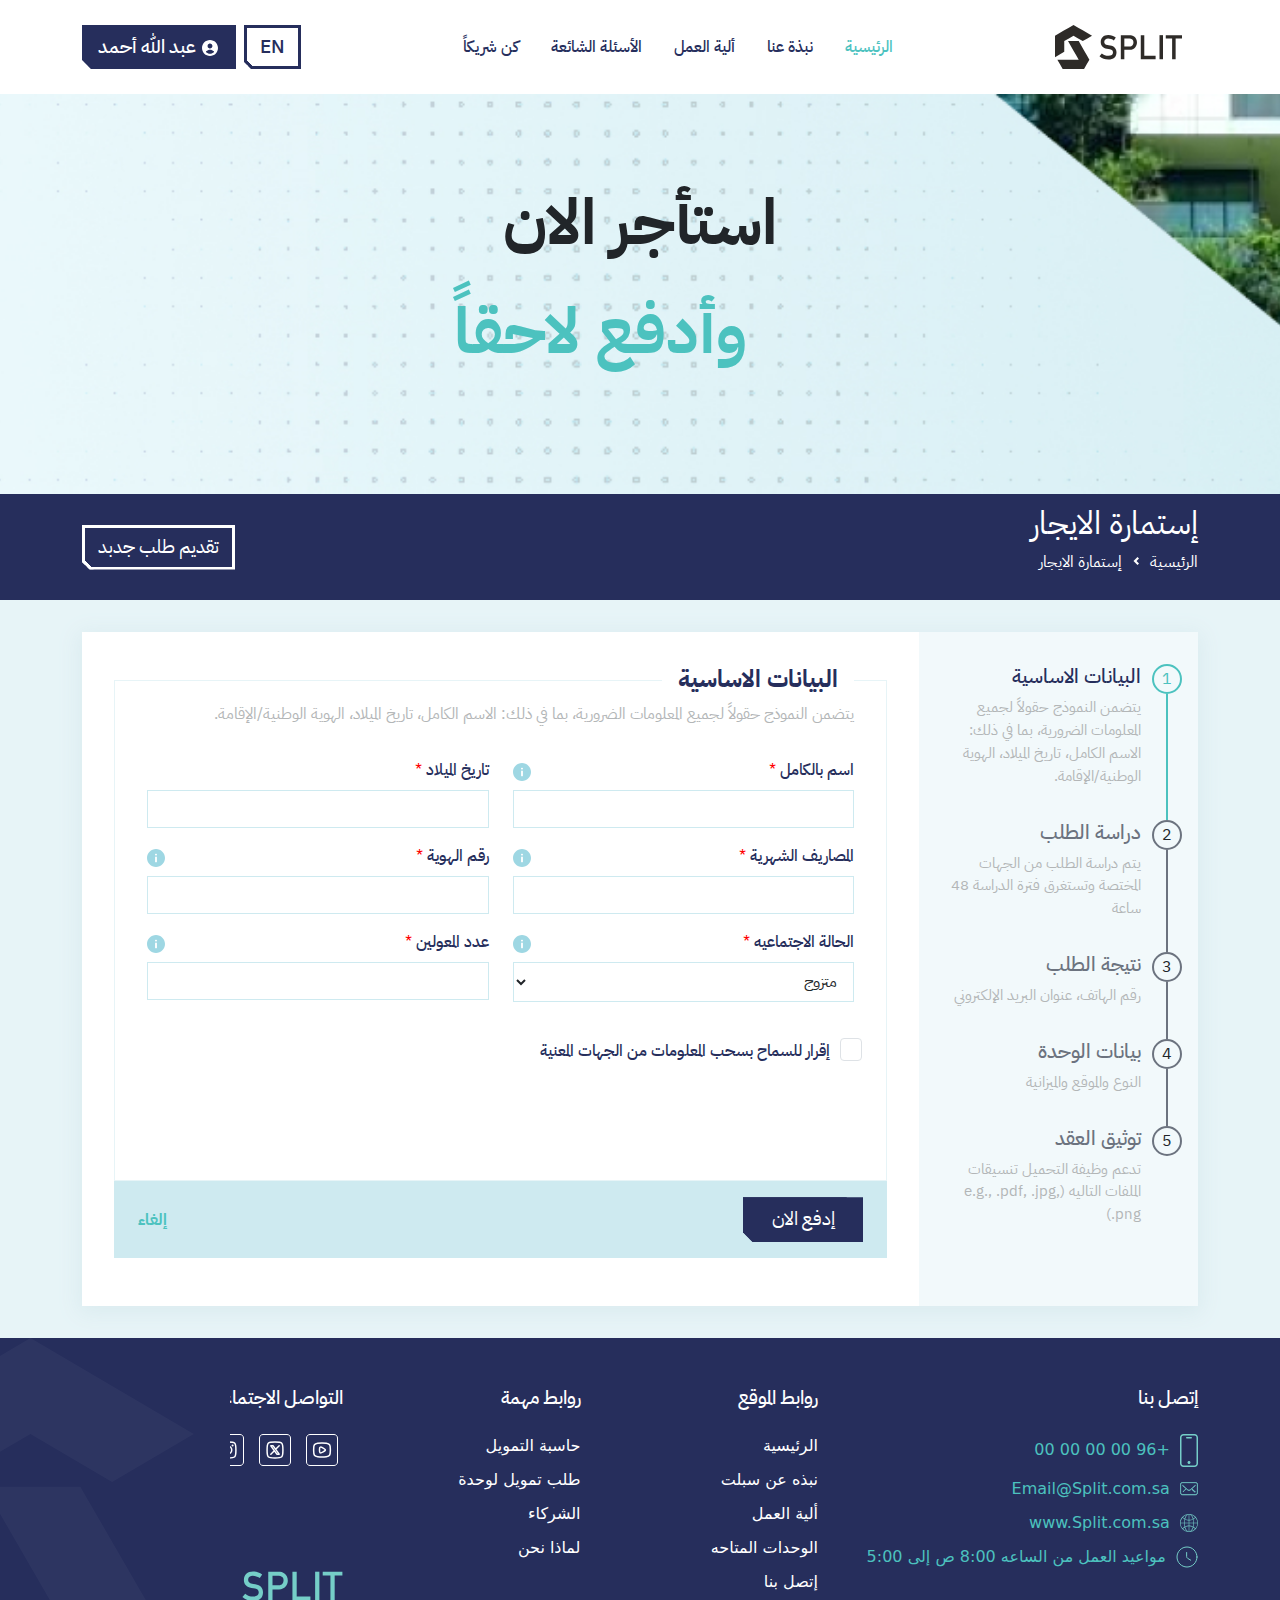
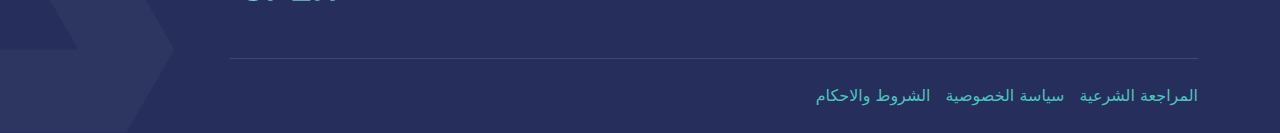
<file: apply-service.html>
<!DOCTYPE html>
<html lang="en">

<head>
    <meta charset="UTF-8">
    <meta name="viewport" content="width=device-width, initial-scale=1.0">
    <link rel="stylesheet" href="https://cdn.jsdelivr.net/npm/bootstrap@5.2.3/dist/css/bootstrap.min.css">
    <link rel="stylesheet" href="https://cdn.jsdelivr.net/npm/swiper@11/swiper-bundle.min.css" />
    <link rel="stylesheet" href="/assets/vendor/datepicker/jquery.calendars.picker.css" />
    <title>Split | Home Page</title>
    <link rel="icon" href="/assets/images/favicon.png">
    <link rel="stylesheet" href="assets/css/style.css">
</head>

<body>
    <!-- start header -->
    <header class="main-header">
        <nav class="navbar navbar-expand-lg">
            <div class="container">
                <a class="navbar-brand" href="#">
                    <img src="assets/images/SPLIT-Logo.svg" alt="Split Logo">
                </a>
                <button class="navbar-toggler bodymovinanim" type="button" data-bs-toggle="collapse"
                    data-bs-target="#navbarTogglerDemo03" aria-controls="navbarTogglerDemo03" aria-expanded="false"
                    aria-label="Toggle navigation">
                    <!-- <span class="navbar-toggler-icon"></span> -->
                </button>
                <div class="collapse navbar-collapse" id="navbarTogglerDemo03">
                    <ul class="navbar-nav me-auto mb-2 mb-lg-0">
                        <li class="nav-item">
                            <a class="nav-link active" aria-current="page" href="#">الرئيسية</a>
                        </li>
                        <li class="nav-item">
                            <a class="nav-link" href="#">نبذة عنا</a>
                        </li>
                        <li class="nav-item">
                            <a class="nav-link" href="#">ألية العمل</a>
                        </li>
                        <!-- <li class="nav-item">
                            <a class="nav-link" href="#">الوحدات المتاحة</a>
                        </li>
                        <li class="nav-item">
                            <a class="nav-link" href="#">الحاسبة</a>
                        </li> -->
                        <li class="nav-item">
                            <a class="nav-link" href="#">الأسئلة الشائعة</a>
                        </li>
                        <li class="nav-item">
                            <a class="nav-link" href="#">كن شريكاً</a>
                        </li>

                    </ul>
                    <div class="d-flex  me-auto" role="search">
                        <button class="split-btn-outline mx-2" type="submit">EN</button>
                        <a href="/profile.html" class="split-btn" type="submit">
                            <img src="/assets/images/user-icon.svg" alt="user icon">
                            <span>عبد الله أحمد</span>
                        </a>
                    </div>
                </div>
            </div>
        </nav>
    </header>


    <!-- start inner content -->
    <section class="inner-top-banner">
        <div class="banner-titles">
            <h1>استأجر الان</h1>
            <h1 class="color-secondary highlight-txt">وأدفع لاحقاً</h1>
        </div>
    </section>
    <header class="bc-inner-page">
        <div class="container">
            <div class="d-flex align-items-center">
                <div class="inner-header-right">
                    <h2>إستمارة الايجار</h2>
                    <nav style="--bs-breadcrumb-divider: url(&#34;data:image/svg+xml,%3Csvg xmlns='http://www.w3.org/2000/svg' width='8' height='8'%3E%3Cpath d='M2.5 0L1 1.5 3.5 4 1 6.5 2.5 8l4-4-4-4z' fill='currentColor'/%3E%3C/svg%3E&#34;);"
                        aria-label="breadcrumb">
                        <ol class="breadcrumb">
                            <li class="breadcrumb-item"><a href="#">الرئيسية</a></li>
                            <li class="breadcrumb-item active" aria-current="page">إستمارة الايجار</li>
                        </ol>
                    </nav>
                </div>
                <a href="" class="split-btn-outline light me-auto">تقديم طلب جدبد</a>
            </div>
        </div>
    </header>

    <!-- sdtart content section -->

    <section class="inner-content">
        <div class="container">

            <!-- no forms yet Apply now -->


            <div class="split-apply-form">
                <aside>
                    <ul>
                        <li class="active-step">
                            <span class="step-no">1</span>
                            <div>
                                <h4 class="step-title">البيانات الاساسية</h4>
                                <p>يتضمن النموذج حقولاً لجميع المعلومات الضرورية، بما في ذلك: الاسم الكامل، تاريخ
                                    الميلاد، الهوية الوطنية/الإقامة.</p>
                            </div>
                        </li>
                        <li>
                            <span class="step-no">2</span>
                            <div>
                                <h4 class="step-title">دراسة الطلب</h4>
                                <p>يتم دراسة الطلب من الجهات المختصة وتستغرق فترة الدراسة 48 ساعة </p>
                            </div>
                        </li>
                        <li>
                            <span class="step-no">3</span>
                            <div>
                                <h4 class="step-title">نتيجة الطلب</h4>
                                <p>رقم الهاتف، عنوان البريد الإلكتروني</p>
                            </div>
                        </li>
                        <li>
                            <span class="step-no">4</span>
                            <div>
                                <h4 class="step-title">بيانات الوحدة</h4>
                                <p>النوع والموقع والميزانية</p>
                            </div>
                        </li>
                        <li>
                            <span class="step-no">5</span>
                            <div>
                                <h4 class="step-title">توثيق العقد</h4>
                                <p>تدعم وظيفة التحميل تنسيقات الملفات التاليه (e.g., .pdf, .jpg, .png)</p>
                            </div>
                        </li>
                    </ul>
                </aside>
                <main class="form-content">
                    <div class="wrap">
                        <div class="form-header">
                            <h3>البيانات الاساسية</h3>
                            <p>يتضمن النموذج حقولاً لجميع المعلومات الضرورية، بما في ذلك: الاسم الكامل، تاريخ الميلاد،
                                الهوية الوطنية/الإقامة.</p>
                        </div>

                        <form action="" class="user-basic-data">
                            <div class="row">
                                <div class="col-md-6 col-sm-12">
                                    <div class="form-group">
                                        <label for="">اسم بالكامل</label>
                                        <span class="required-field">&#42</span>
                                        <img class="popover-item" data-bs-placement="top" tabindex="0"
                                            data-bs-toggle="popover" data-bs-trigger="hover focus"
                                            data-bs-content="popover content to place here"
                                            src="/assets/images/popover.svg" alt="popover">
                                        <div class="input-group">
                                            <input type="text" class="form-control">
                                        </div>
                                    </div>
                                </div>
                                <div class="col-md-6 col-sm-12">
                                    <div class="form-group">
                                        <label for=""> تاريخ الميلاد</label>
                                        <span class="required-field">&#42</span>
                                        <!-- <div class="date-type">
                                            <input class="form-check-input" type="checkbox" value="" id="dateHejri"
                                                checked>
                                            <label class="form-check-label" for="dateHejri">
                                                هجري
                                            </label>
                                        </div> -->
                                        <div class="input-group">
                                            <input type="text" class="form-control" id="popupDatepicker">
                                        </div>
                                    </div>
                                </div>
                                <div class="col-md-6 col-sm-12">
                                    <div class="form-group">
                                        <label for=""> المصاريف الشهرية</label>
                                        <span class="required-field">&#42</span>
                                        <img class="popover-item" data-bs-placement="top" tabindex="0"
                                            data-bs-toggle="popover" data-bs-trigger="hover focus"
                                            data-bs-content="popover content to place here"
                                            src="/assets/images/popover.svg" alt="popover">
                                        <div class="input-group">
                                            <input type="text" class="form-control">
                                        </div>
                                    </div>
                                </div>
                                <div class="col-md-6 col-sm-12">
                                    <div class="form-group">
                                        <label for=""> رقم الهوية</label>
                                        <span class="required-field">&#42</span>
                                        <img class="popover-item" data-bs-placement="top" tabindex="0"
                                            data-bs-toggle="popover" data-bs-trigger="hover focus"
                                            data-bs-content="popover content to place here"
                                            src="/assets/images/popover.svg" alt="popover">
                                        <div class="input-group">
                                            <input type="number" class="form-control">
                                        </div>
                                    </div>
                                </div>
                                <div class="col-md-6 col-sm-12">
                                    <div class="form-group">
                                        <label for=""> الحالة الاجتماعيه</label>
                                        <span class="required-field">&#42</span>
                                        <img class="popover-item" data-bs-placement="top" tabindex="0"
                                            data-bs-toggle="popover" data-bs-trigger="hover focus"
                                            data-bs-content="popover content to place here"
                                            src="/assets/images/popover.svg" alt="popover">
                                        <select class="form-control">
                                            <option value="">متزوج</option>
                                            <option value="">أعزب</option>
                                        </select>
                                    </div>
                                </div>

                                <div class="col-md-6 col-sm-12">
                                    <div class="form-group">
                                        <label for=""> عدد المعولين</label>
                                        <span class="required-field">&#42</span>
                                        <img class="popover-item" data-bs-placement="top" tabindex="0"
                                            data-bs-toggle="popover" data-bs-trigger="hover focus"
                                            data-bs-content="popover content to place here"
                                            src="/assets/images/popover.svg" alt="popover">
                                        <div class="input-group">
                                            <input type="number" class="form-control">
                                        </div>
                                    </div>
                                </div>
                                <div class="col-md-12">
                                    <div class="form-check">
                                        <input class="form-check-input" type="checkbox" value="" id="defaultCheck1">
                                        <label class="form-check-label" for="defaultCheck1">
                                            إقرار للسماح بسحب المعلومات من الجهات المعنية
                                        </label>
                                    </div>
                                </div>
                            </div>
                        </form>
                    </div>
                    <div class="form-footer">
                        <a href="" class="split-btn">إدفع الان</a>
                        <a href="" class="link-btn">إلغاء</a>
                    </div>
                </main>
            </div>
        </div>
    </section>
    <!-- start footer -->

    <footer class="footer">
        <div class="container">
            <div class="row py-5">
                <div class="col-md-4">
                    <div class="footer-column">
                        <h3 class="text-white">إتصل بنا</h3>
                        <ul>
                            <li>
                                <img src="/assets/images/icons/mobile-icon.svg" alt="mobile icon">
                                <span>+96 00 00 00 00</span>
                            </li>
                            <li>
                                <img src="/assets/images/icons/email-icon.svg" alt="email icon">
                                <span>Email@Split.com.sa</span>
                            </li>
                            <li>
                                <img src="/assets/images/icons/wbsite-icon.svg" alt="website icon">
                                <span>www.Split.com.sa</span>
                            </li>
                            <li>
                                <img src="/assets/images/icons/time-icon.svg"
                                    alt="مواعيد العمل من الساعه 8:00 ص إلى 5:00  icon">
                                <span>مواعيد العمل من الساعه 8:00 ص إلى 5:00 </span>
                            </li>
                        </ul>
                    </div>
                </div>
                <div class="col-md-5">
                    <div class="row">
                        <div class="col-md-6">
                            <div class="footer-column">
                                <h3 class="text-white">روابط الموقع</h3>
                                <ul>
                                    <li>
                                        <a href="">الرئيسية</a>
                                    </li>
                                    <li>
                                        <a href="">نبذه عن سبلت</a>
                                    </li>
                                    <li>
                                        <a href="">ألية العمل</a>
                                    </li>
                                    <li>
                                        <a href="">الوحدات المتاحه</a>
                                    </li>
                                    <li>
                                        <a href="">إتصل بنا</a>
                                    </li>
                                </ul>
                            </div>
                        </div>
                        <div class="col-md-6">
                            <div class="footer-column">
                                <h3 class="text-white">روابط مهمة</h3>
                                <ul>
                                    <li>
                                        <a href="">حاسبة التمويل</a>
                                    </li>
                                    <li>
                                        <a href="">طلب تمويل لوحدة</a>
                                    </li>
                                    <li>
                                        <a href="">الشركاء</a>
                                    </li>
                                    <li>
                                        <a href="">لماذا نحن</a>
                                    </li>
                                </ul>
                            </div>
                        </div>
                    </div>
                </div>
                <div class="col-md-3">
                    <div class="footer-column d-flex flex-column h-100">
                        <h3 class="text-white">التواصل الاجتماعى</h3>
                        <ul class="social-icons">
                            <li>
                                <a href="">
                                    <img src="/assets/images/icons/youtube.svg" alt="youtube">
                                </a>
                            </li>
                            <li>
                                <a href="">
                                    <img src="/assets/images/icons/x.svg" alt="x">
                                </a>
                            </li>
                            <li>
                                <a href="">
                                    <img src="/assets/images/icons/instagram.svg" alt="instagram">
                                </a>
                            </li>
                            <li>
                                <a href="">
                                    <img src="/assets/images/icons/snapchat.svg" alt="snapchat">
                                </a>
                            </li>
                        </ul>

                        <img class="colored-logo" src="/assets/images/colored-logo.svg" alt="colored logo">
                    </div>
                </div>
            </div>
            <div class="footer-end">
                <ul class="list-unstyled">
                    <li>
                        <a href="" class="color-secondary">المراجعة الشرعية</a>
                    </li>
                    <li>
                        <a href="" class="color-secondary">سياسة الخصوصية</a>
                    </li>
                    <li>
                        <a href="" class="color-secondary">الشروط والاحكام</a>
                    </li>
                </ul>

                <p class="color-secondary">
                    <span>اسبلت</span>
                    &copy;
                    <strong>2024</strong>
                </p>
            </div>
        </div>
    </footer>

    <script src="/assets/vendor/bootstrap.bundle.min.js"></script>
    <script src="/assets/vendor/jquery-3.7.1.min.js"></script>
    <script src="/assets/vendor/datepicker/jquery.plugin.js"></script>
    <script src="/assets/vendor/datepicker/jquery.calendars.all.min.js"></script>
    <script src="/assets/vendor/datepicker/jquery.calendars.ummalqura.js"></script>
    <script src="/assets/vendor/lottie_svg.min.js"></script>
    <script src="/assets/js/scripts.js"></script>
    <script>
        var popoverTriggerList = [].slice.call(document.querySelectorAll('[data-bs-toggle="popover"]'))
        var popoverList = popoverTriggerList.map(function (popoverTriggerEl) {
            return new bootstrap.Popover(popoverTriggerEl)
        })


        $(function () {
            //	$.calendars.picker.setDefaults({renderer: $.calendars.picker.themeRollerRenderer}); // Requires jquery.calendars.picker.ext.js
            var calendar = $.calendars.instance('ummalqura');
            $('#popupDatepicker').calendarsPicker({ calendar: calendar });
        });
    </script>
</body>

</html>
</file>
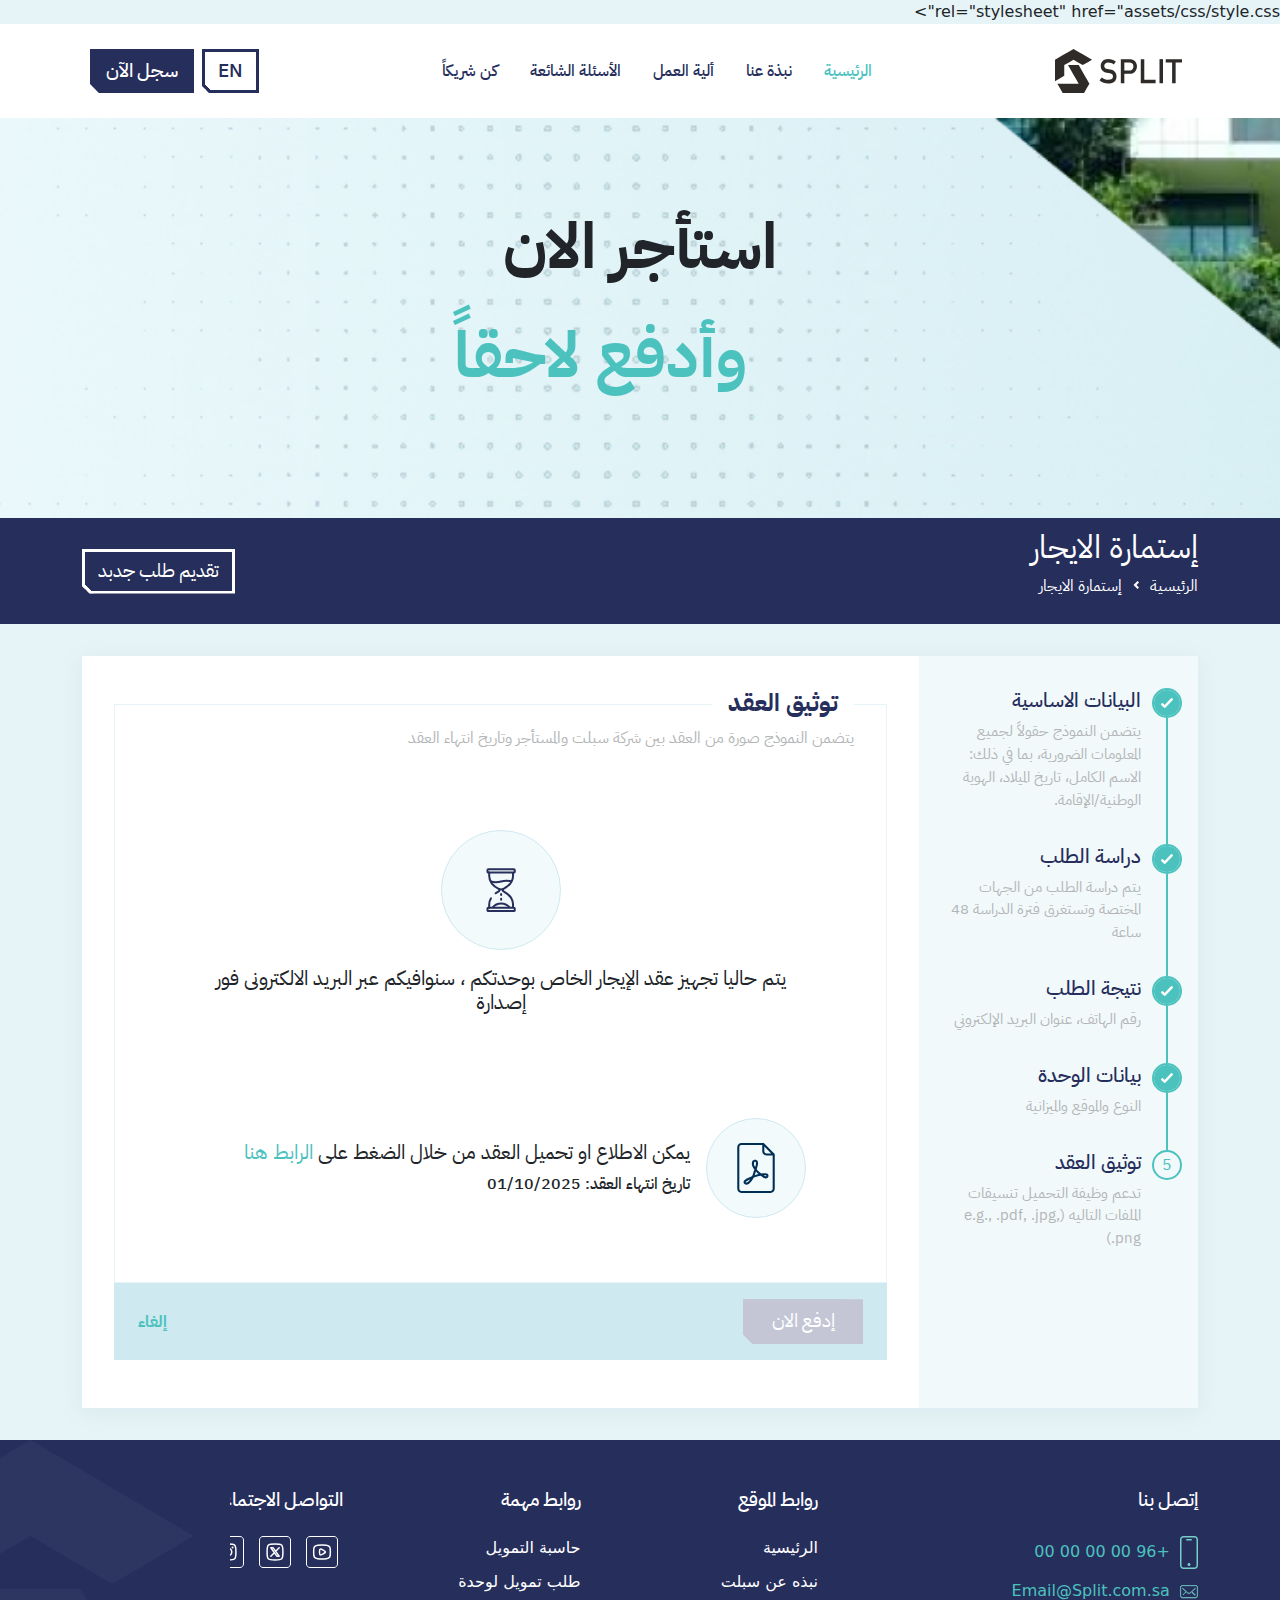
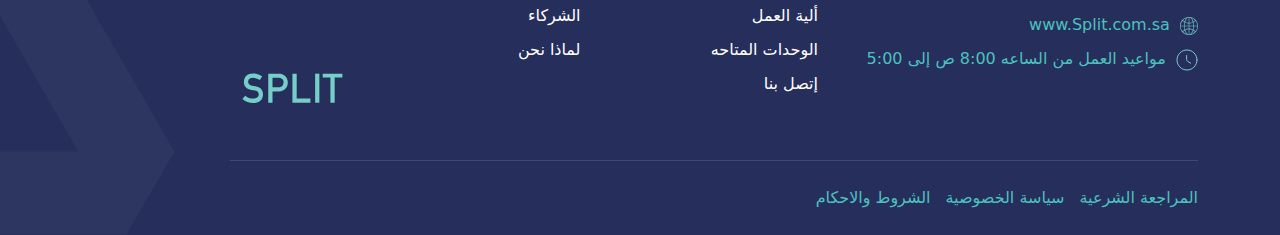
<file: contract-verify.html>
<!DOCTYPE html>
<html lang="en">

<head>
    <meta charset="UTF-8">
    <meta name="viewport" content="width=device-width, initial-scale=1.0">
    <link rel="stylesheet" href="/assets/vendor/bootstrap.min.css">
    <link rel="stylesheet" href="/assets/vendor/swiper-bundle.min.css" />
    <title>Split | Home Page</title>
    <link rel="icon" href="/assets/images/favicon.png">
    <link rel="stylesheet" href="assets/css/style.css">
</head>rel="stylesheet" href="assets/css/style.css">
</head>

<body>
    <!-- start header -->
    <header class="main-header">
        <nav class="navbar navbar-expand-lg">
            <div class="container">
                <a class="navbar-brand" href="#">
                    <img src="assets/images/SPLIT-Logo.svg" alt="Split Logo">
                </a>
                <button class="navbar-toggler bodymovinanim" type="button" data-bs-toggle="collapse"
                    data-bs-target="#navbarTogglerDemo03" aria-controls="navbarTogglerDemo03" aria-expanded="false"
                    aria-label="Toggle navigation">
                    <!-- <span class="navbar-toggler-icon"></span> -->
                </button>
                <div class="collapse navbar-collapse" id="navbarTogglerDemo03">
                    <ul class="navbar-nav me-auto mb-2 mb-lg-0">
                        <li class="nav-item">
                            <a class="nav-link active" aria-current="page" href="#">الرئيسية</a>
                        </li>
                        <li class="nav-item">
                            <a class="nav-link" href="#">نبذة عنا</a>
                        </li>
                        <li class="nav-item">
                            <a class="nav-link" href="#">ألية العمل</a>
                        </li>
                        <!-- <li class="nav-item">
                            <a class="nav-link" href="#">الوحدات المتاحة</a>
                        </li>
                        <li class="nav-item">
                            <a class="nav-link" href="#">الحاسبة</a>
                        </li> -->
                        <li class="nav-item">
                            <a class="nav-link" href="#">الأسئلة الشائعة</a>
                        </li>
                        <li class="nav-item">
                            <a class="nav-link" href="#">كن شريكاً</a>
                        </li>

                    </ul>
                    <div class="d-flex  me-auto" role="search">
                        <button class="split-btn-outline ms-2" type="submit">EN</button>
                        <button class="split-btn ms-2" type="submit">سجل الآن</button>
                    </div>
                </div>
            </div>
        </nav>
    </header>


    <!-- start inner content -->
    <section class="inner-top-banner">
        <div class="banner-titles">
            <h1>استأجر الان</h1>
            <h1 class="color-secondary highlight-txt">وأدفع لاحقاً</h1>
        </div>
    </section>
    <header class="bc-inner-page">
        <div class="container">
            <div class="d-flex align-items-center">
                <div class="inner-header-right">
                    <h2>إستمارة الايجار</h2>
                    <nav style="--bs-breadcrumb-divider: url(&#34;data:image/svg+xml,%3Csvg xmlns='http://www.w3.org/2000/svg' width='8' height='8'%3E%3Cpath d='M2.5 0L1 1.5 3.5 4 1 6.5 2.5 8l4-4-4-4z' fill='currentColor'/%3E%3C/svg%3E&#34;);"
                        aria-label="breadcrumb">
                        <ol class="breadcrumb">
                            <li class="breadcrumb-item"><a href="#">الرئيسية</a></li>
                            <li class="breadcrumb-item active" aria-current="page">إستمارة الايجار</li>
                        </ol>
                    </nav>
                </div>
                <a href="" class="split-btn-outline light me-auto">تقديم طلب جدبد</a>
            </div>
        </div>
    </header>

    <!-- sdtart content section -->

    <section class="inner-content">
        <div class="container">

            <!-- no forms yet Apply now -->


            <div class="split-apply-form">
                <aside>
                    <ul>
                        <li class="active-step completed">
                            <span class="step-no">1</span>
                            <div>
                                <h4 class="step-title">البيانات الاساسية</h4>
                                <p>يتضمن النموذج حقولاً لجميع المعلومات الضرورية، بما في ذلك: الاسم الكامل، تاريخ
                                    الميلاد، الهوية الوطنية/الإقامة.</p>
                            </div>
                        </li>
                        <li class="active-step completed">
                            <span class="step-no">2</span>
                            <div>
                                <h4 class="step-title">دراسة الطلب</h4>
                                <p>يتم دراسة الطلب من الجهات المختصة وتستغرق فترة الدراسة 48 ساعة </p>
                            </div>
                        </li>
                        <li class="active-step completed">
                            <span class="step-no">3</span>
                            <div>
                                <h4 class="step-title">نتيجة الطلب</h4>
                                <p>رقم الهاتف، عنوان البريد الإلكتروني</p>
                            </div>
                        </li>
                        <li class="active-step completed">
                            <span class="step-no">4</span>
                            <div>
                                <h4 class="step-title">بيانات الوحدة</h4>
                                <p>النوع والموقع والميزانية</p>
                            </div>
                        </li>
                        <li class="active-step">
                            <span class="step-no">5</span>
                            <div>
                                <h4 class="step-title">توثيق العقد</h4>
                                <p>تدعم وظيفة التحميل تنسيقات الملفات التاليه (e.g., .pdf, .jpg, .png)</p>
                            </div>
                        </li>
                    </ul>
                </aside>
                <main class="form-content">
                    <div class="wrap">
                        <div class="form-header">
                            <h3>توثيق العقد</h3>
                            <p>يتضمن النموذج صورة من العقد بين شركة سبلت والمستأجر وتاريخ انتهاء العقد</p>
                        </div>

                        <section class="contract-msg waiting">
                            <div class="contract-img-wrap">
                                <img class="rotating" src="/assets/images/waiting.svg" alt="waiting icon">
                            </div>
                            <h5>يتم حاليا تجهيز عقد الإيجار الخاص بوحدتكم ، سنوافيكم عبر البريد الالكترونى فور إصدارة
                            </h5>
                        </section>


                        <section class="contract-msg verified">
                            <div class="contract-img-wrap">
                                <img src="/assets/images/file-pdf.svg" alt="file icon">
                            </div>
                            <div>
                                <h5>يمكن الاطلاع او تحميل العقد من خلال الضغط على <a href=""
                                        class="color-secondary">الرابط هنا</a> </h5>
                                <p>تاريخ انتهاء العقد: <span>01/10/2025</span></p>
                            </div>
                        </section>
                    </div>
                    <div class="form-footer">
                        <a href="" class="split-btn disabled">إدفع الان</a>
                        <a href="" class="link-btn">إلغاء</a>
                    </div>
                </main>
            </div>
        </div>
    </section>
    <!-- start footer -->

    <footer class="footer">
        <div class="container">
            <div class="row py-5">
                <div class="col-md-4">
                    <div class="footer-column">
                        <h3 class="text-white">إتصل بنا</h3>
                        <ul>
                            <li>
                                <img src="/assets/images/icons/mobile-icon.svg" alt="mobile icon">
                                <span>+96 00 00 00 00</span>
                            </li>
                            <li>
                                <img src="/assets/images/icons/email-icon.svg" alt="email icon">
                                <span>Email@Split.com.sa</span>
                            </li>
                            <li>
                                <img src="/assets/images/icons/wbsite-icon.svg" alt="website icon">
                                <span>www.Split.com.sa</span>
                            </li>
                            <li>
                                <img src="/assets/images/icons/time-icon.svg"
                                    alt="مواعيد العمل من الساعه 8:00 ص إلى 5:00  icon">
                                <span>مواعيد العمل من الساعه 8:00 ص إلى 5:00 </span>
                            </li>
                        </ul>
                    </div>
                </div>
                <div class="col-md-5">
                    <div class="row">
                        <div class="col-md-6">
                            <div class="footer-column">
                                <h3 class="text-white">روابط الموقع</h3>
                                <ul>
                                    <li>
                                        <a href="">الرئيسية</a>
                                    </li>
                                    <li>
                                        <a href="">نبذه عن سبلت</a>
                                    </li>
                                    <li>
                                        <a href="">ألية العمل</a>
                                    </li>
                                    <li>
                                        <a href="">الوحدات المتاحه</a>
                                    </li>
                                    <li>
                                        <a href="">إتصل بنا</a>
                                    </li>
                                </ul>
                            </div>
                        </div>
                        <div class="col-md-6">
                            <div class="footer-column">
                                <h3 class="text-white">روابط مهمة</h3>
                                <ul>
                                    <li>
                                        <a href="">حاسبة التمويل</a>
                                    </li>
                                    <li>
                                        <a href="">طلب تمويل لوحدة</a>
                                    </li>
                                    <li>
                                        <a href="">الشركاء</a>
                                    </li>
                                    <li>
                                        <a href="">لماذا نحن</a>
                                    </li>
                                </ul>
                            </div>
                        </div>
                    </div>
                </div>
                <div class="col-md-3">
                    <div class="footer-column d-flex flex-column h-100">
                        <h3 class="text-white">التواصل الاجتماعى</h3>
                        <ul class="social-icons">
                            <li>
                                <a href="">
                                    <img src="/assets/images/icons/youtube.svg" alt="youtube">
                                </a>
                            </li>
                            <li>
                                <a href="">
                                    <img src="/assets/images/icons/x.svg" alt="x">
                                </a>
                            </li>
                            <li>
                                <a href="">
                                    <img src="/assets/images/icons/instagram.svg" alt="instagram">
                                </a>
                            </li>
                            <li>
                                <a href="">
                                    <img src="/assets/images/icons/snapchat.svg" alt="snapchat">
                                </a>
                            </li>
                        </ul>

                        <img class="colored-logo" src="/assets/images/colored-logo.svg" alt="colored logo">
                    </div>
                </div>
            </div>
            <div class="footer-end">
                <ul class="list-unstyled">
                    <li>
                        <a href="" class="color-secondary">المراجعة الشرعية</a>
                    </li>
                    <li>
                        <a href="" class="color-secondary">سياسة الخصوصية</a>
                    </li>
                    <li>
                        <a href="" class="color-secondary">الشروط والاحكام</a>
                    </li>
                </ul>

                <p class="color-secondary">
                    <span>اسبلت</span>
                    &copy;
                    <strong>2024</strong>
                </p>
            </div>
        </div>
    </footer>

    <script src="/assets/vendor/bootstrap.bundle.min.js"></script>
    <script src="/assets/vendor/jquery-3.7.1.min.js"></script>
    <script src="/assets/js/datepicker/jquery.plugin.js"></script>
    <script src="/assets/js/datepicker/jquery.calendars.all.min.js"></script>
    <script src="/assets/js/datepicker/jquery.calendars.ummalqura.js"></script>
    <script src="/assets/vendor/lottie_svg.min.js"></script>
    <script src="/assets/js/scripts.js"></script>
</body>

</html>
</file>
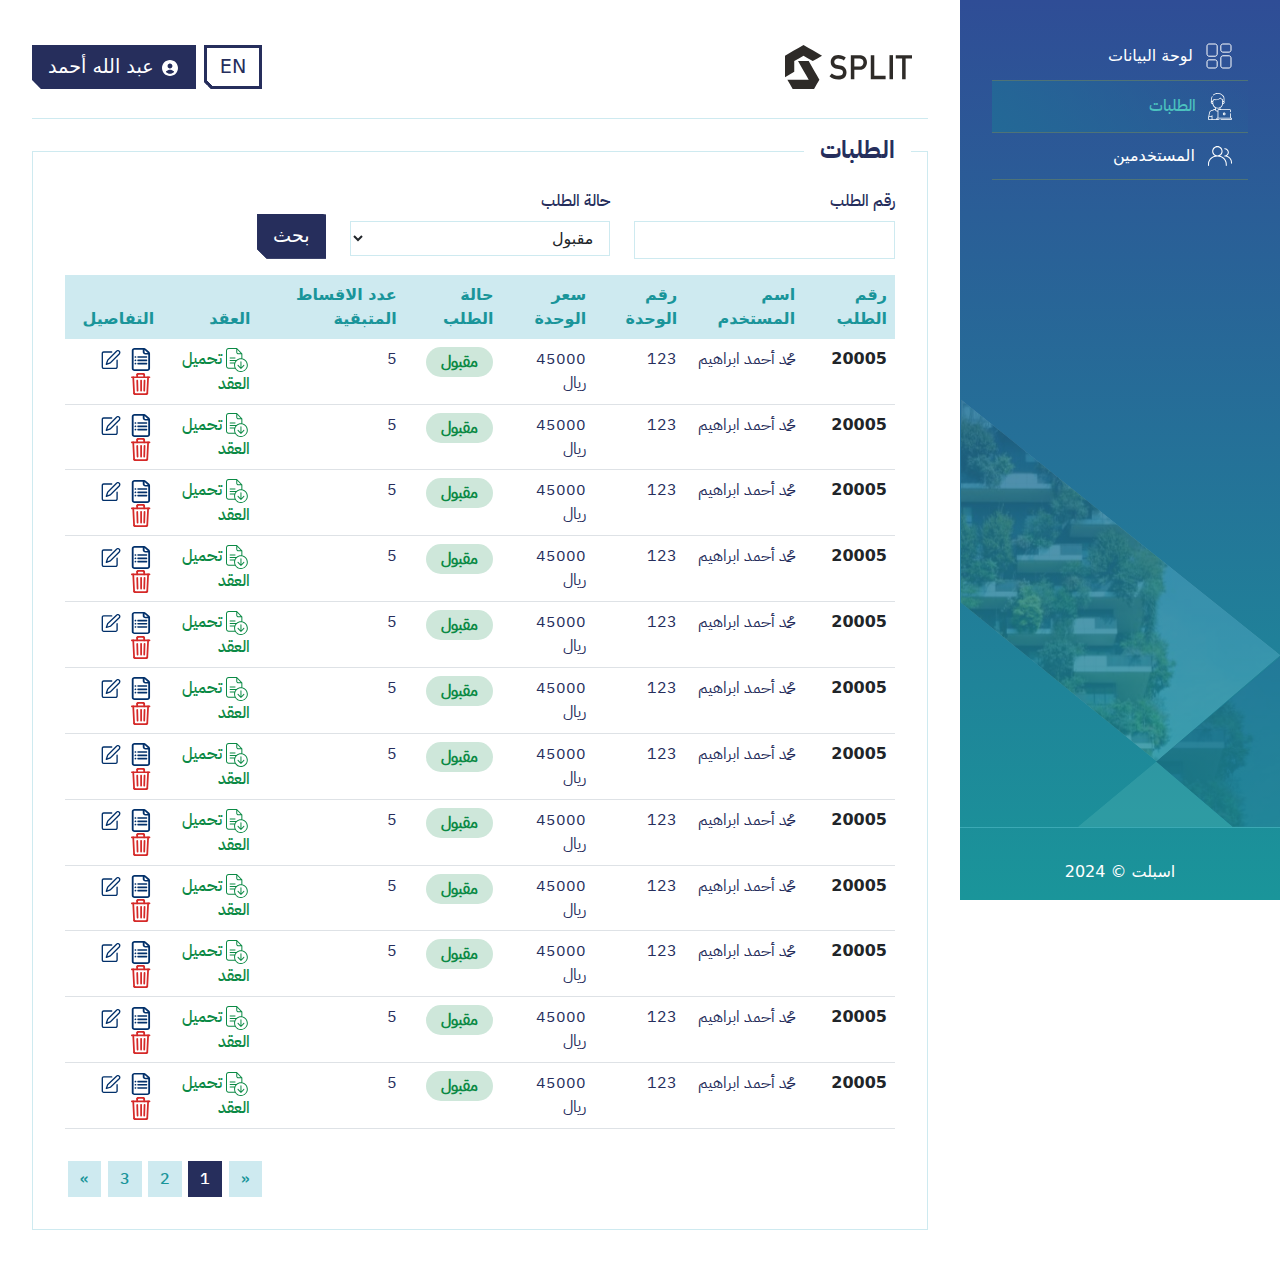
<file: admin/main.html>
<!DOCTYPE html>
<html lang="en">

<head>
    <meta charset="UTF-8">
    <meta name="viewport" content="width=device-width, initial-scale=1.0">
    <link rel="stylesheet" href="../assets/vendor/bootstrap.min.css">
    <title>Split | Admin Panel</title>
    <link rel="icon" href="../assets/images/favicon.png">
    <link rel="stylesheet" href="../assets/css/admin.css">
</head>

<body class="admin">

    <section class="split-admin-panel">
        <aside>
            <ul>
                <li>
                    <a href="">
                        <img src="../assets/images/admin/dashboard.svg" alt="dashboard">
                        <span>لوحة البيانات</span>
                    </a>
                </li>
                <li class="active">
                    <a href="">
                        <img src="../assets/images/admin/requests.svg" alt="requests">
                        <span>الطلبات</span>
                    </a>
                </li>
                <li>
                    <a href="">
                        <img src="../assets/images/admin/users.svg" alt="users">
                        <span>المستخدمين</span>
                    </a>
                </li>

            </ul>
            <footer>
                <p>
                    اسبلت
                    &copy;
                    2024
                </p>
            </footer>
        </aside>

        <main>

            <header class="main-header">
                <nav class="navbar navbar-expand-lg">

                    <a class="navbar-brand" href="#">
                        <img src="../assets/images/SPLIT-Logo.svg" alt="Split Logo">
                    </a>

                    <div class="d-flex  me-auto" role="search">
                        <button class="split-btn-outline mx-2" type="submit">EN</button>
                        <a href="/profile.html" class="split-btn" type="submit">
                            <img src="../assets/images/user-icon.svg" alt="user icon">
                            <span>عبد الله أحمد</span>
                        </a>
                    </div>

                </nav>
            </header>

            <section>
                <div class="admin-wrapper">
                    <div class="form-header">
                        <h3>الطلبات</h3>
                    </div>

                    <div class="admin-wrapper-container">
                        <div class="table-search">
                            <form action="">
                                <div class="row">
                                    <div class="col-lg-4 col-md-6 col-sm-12">
                                        <div class="form-group">
                                            <label for="">رقم الطلب</label>
                                            <div class="input-group">
                                                <input type="text" class="form-control">
                                            </div>
                                        </div>
                                    </div>
                                    <div class="col-lg-4 col-md-6 col-sm-12">
                                        <div class="form-group">
                                            <label for=""> حالة الطلب</label>
                                            <div class="input-group">
                                                <select class="form-control">
                                                    <option value="">مقبول</option>
                                                    <option value="">مقبول</option>
                                                    <option value="">مقبول</option>
                                                </select>
                                            </div>
                                        </div>
                                    </div>
                                    <div class="col-lg-4 col-md-6 col-sm-12">
                                        <div class="d-flex align-items-end h-100">
                                            <input type="submit" class="split-btn mb-3" value="بحث">
                                        </div>
                                    </div>
                                </div>
                        </div>
                        </form>
                        <div class="table-container">
                            <table class="table table-hover">
                                <thead>
                                    <tr class="bg-table-head">
                                        <th scope="col">رقم الطلب</th>
                                        <th scope="col">اسم المستخدم</th>
                                        <th scope="col">رقم الوحدة</th>
                                        <th scope="col">سعر الوحدة</th>
                                        <th scope="col">حالة الطلب</th>
                                        <th scope="col">عدد الاقساط المتبقية</th>
                                        <th scope="col">العقد</th>
                                        <th scope="col">التفاصيل</th>
                                    </tr>
                                </thead>
                                <tbody>
                                    <tr>
                                        <th scope="row">20005</th>
                                        <td>محمد أحمد ابراهيم</td>
                                        <td>123</td>
                                        <td>45000 ريال</td>
                                        <td>
                                            <span class="badge rounded-pill done">مقبول</span>
                                        </td>
                                        <td>5</td>
                                        <td><a href="" class="download-file">
                                                <img src="../assets/images/admin/download-file.svg" alt="download-file">
                                                <span>تحميل العقد</span>
                                            </a></td>
                                        <td>
                                            <div class="action-btns">
                                                <a href="">
                                                    <img src="../assets/images/admin/view.svg" alt="view">
                                                </a>
                                                <a href="">
                                                    <img src="../assets/images/admin/edit.svg" alt="edit">
                                                </a>
                                                <a href="">
                                                    <img src="../assets/images/admin/delete.svg" alt="delete">
                                                </a>
                                            </div>
                                        </td>
                                    </tr>
                                    <tr>
                                        <th scope="row">20005</th>
                                        <td>محمد أحمد ابراهيم</td>
                                        <td>123</td>
                                        <td>45000 ريال</td>
                                        <td>
                                            <span class="badge rounded-pill done">مقبول</span>
                                        </td>
                                        <td>5</td>
                                        <td><a href="" class="download-file">
                                                <img src="../assets/images/admin/download-file.svg" alt="download-file">
                                                <span>تحميل العقد</span>
                                            </a></td>
                                        <td>
                                            <div class="action-btns">
                                                <a href="">
                                                    <img src="../assets/images/admin/view.svg" alt="view">
                                                </a>
                                                <a href="">
                                                    <img src="../assets/images/admin/edit.svg" alt="edit">
                                                </a>
                                                <a href="">
                                                    <img src="../assets/images/admin/delete.svg" alt="delete">
                                                </a>
                                            </div>
                                        </td>
                                    </tr>
                                    <tr>
                                        <th scope="row">20005</th>
                                        <td>محمد أحمد ابراهيم</td>
                                        <td>123</td>
                                        <td>45000 ريال</td>
                                        <td>
                                            <span class="badge rounded-pill done">مقبول</span>
                                        </td>
                                        <td>5</td>
                                        <td><a href="" class="download-file">
                                                <img src="../assets/images/admin/download-file.svg" alt="download-file">
                                                <span>تحميل العقد</span>
                                            </a></td>
                                        <td>
                                            <div class="action-btns">
                                                <a href="">
                                                    <img src="../assets/images/admin/view.svg" alt="view">
                                                </a>
                                                <a href="">
                                                    <img src="../assets/images/admin/edit.svg" alt="edit">
                                                </a>
                                                <a href="">
                                                    <img src="../assets/images/admin/delete.svg" alt="delete">
                                                </a>
                                            </div>
                                        </td>
                                    </tr>
                                    <tr>
                                        <th scope="row">20005</th>
                                        <td>محمد أحمد ابراهيم</td>
                                        <td>123</td>
                                        <td>45000 ريال</td>
                                        <td>
                                            <span class="badge rounded-pill done">مقبول</span>
                                        </td>
                                        <td>5</td>
                                        <td><a href="" class="download-file">
                                                <img src="../assets/images/admin/download-file.svg" alt="download-file">
                                                <span>تحميل العقد</span>
                                            </a></td>
                                        <td>
                                            <div class="action-btns">
                                                <a href="">
                                                    <img src="../assets/images/admin/view.svg" alt="view">
                                                </a>
                                                <a href="">
                                                    <img src="../assets/images/admin/edit.svg" alt="edit">
                                                </a>
                                                <a href="">
                                                    <img src="../assets/images/admin/delete.svg" alt="delete">
                                                </a>
                                            </div>
                                        </td>
                                    </tr>
                                    <tr>
                                        <th scope="row">20005</th>
                                        <td>محمد أحمد ابراهيم</td>
                                        <td>123</td>
                                        <td>45000 ريال</td>
                                        <td>
                                            <span class="badge rounded-pill done">مقبول</span>
                                        </td>
                                        <td>5</td>
                                        <td><a href="" class="download-file">
                                                <img src="../assets/images/admin/download-file.svg" alt="download-file">
                                                <span>تحميل العقد</span>
                                            </a></td>
                                        <td>
                                            <div class="action-btns">
                                                <a href="">
                                                    <img src="../assets/images/admin/view.svg" alt="view">
                                                </a>
                                                <a href="">
                                                    <img src="../assets/images/admin/edit.svg" alt="edit">
                                                </a>
                                                <a href="">
                                                    <img src="../assets/images/admin/delete.svg" alt="delete">
                                                </a>
                                            </div>
                                        </td>
                                    </tr>
                                    <tr>
                                        <th scope="row">20005</th>
                                        <td>محمد أحمد ابراهيم</td>
                                        <td>123</td>
                                        <td>45000 ريال</td>
                                        <td>
                                            <span class="badge rounded-pill done">مقبول</span>
                                        </td>
                                        <td>5</td>
                                        <td><a href="" class="download-file">
                                                <img src="../assets/images/admin/download-file.svg" alt="download-file">
                                                <span>تحميل العقد</span>
                                            </a></td>
                                        <td>
                                            <div class="action-btns">
                                                <a href="">
                                                    <img src="../assets/images/admin/view.svg" alt="view">
                                                </a>
                                                <a href="">
                                                    <img src="../assets/images/admin/edit.svg" alt="edit">
                                                </a>
                                                <a href="">
                                                    <img src="../assets/images/admin/delete.svg" alt="delete">
                                                </a>
                                            </div>
                                        </td>
                                    </tr>
                                    <tr>
                                        <th scope="row">20005</th>
                                        <td>محمد أحمد ابراهيم</td>
                                        <td>123</td>
                                        <td>45000 ريال</td>
                                        <td>
                                            <span class="badge rounded-pill done">مقبول</span>
                                        </td>
                                        <td>5</td>
                                        <td><a href="" class="download-file">
                                                <img src="../assets/images/admin/download-file.svg" alt="download-file">
                                                <span>تحميل العقد</span>
                                            </a></td>
                                        <td>
                                            <div class="action-btns">
                                                <a href="">
                                                    <img src="../assets/images/admin/view.svg" alt="view">
                                                </a>
                                                <a href="">
                                                    <img src="../assets/images/admin/edit.svg" alt="edit">
                                                </a>
                                                <a href="">
                                                    <img src="../assets/images/admin/delete.svg" alt="delete">
                                                </a>
                                            </div>
                                        </td>
                                    </tr>
                                    <tr>
                                        <th scope="row">20005</th>
                                        <td>محمد أحمد ابراهيم</td>
                                        <td>123</td>
                                        <td>45000 ريال</td>
                                        <td>
                                            <span class="badge rounded-pill done">مقبول</span>
                                        </td>
                                        <td>5</td>
                                        <td><a href="" class="download-file">
                                                <img src="../assets/images/admin/download-file.svg" alt="download-file">
                                                <span>تحميل العقد</span>
                                            </a></td>
                                        <td>
                                            <div class="action-btns">
                                                <a href="">
                                                    <img src="../assets/images/admin/view.svg" alt="view">
                                                </a>
                                                <a href="">
                                                    <img src="../assets/images/admin/edit.svg" alt="edit">
                                                </a>
                                                <a href="">
                                                    <img src="../assets/images/admin/delete.svg" alt="delete">
                                                </a>
                                            </div>
                                        </td>
                                    </tr>
                                    <tr>
                                        <th scope="row">20005</th>
                                        <td>محمد أحمد ابراهيم</td>
                                        <td>123</td>
                                        <td>45000 ريال</td>
                                        <td>
                                            <span class="badge rounded-pill done">مقبول</span>
                                        </td>
                                        <td>5</td>
                                        <td><a href="" class="download-file">
                                                <img src="../assets/images/admin/download-file.svg" alt="download-file">
                                                <span>تحميل العقد</span>
                                            </a></td>
                                        <td>
                                            <div class="action-btns">
                                                <a href="">
                                                    <img src="../assets/images/admin/view.svg" alt="view">
                                                </a>
                                                <a href="">
                                                    <img src="../assets/images/admin/edit.svg" alt="edit">
                                                </a>
                                                <a href="">
                                                    <img src="../assets/images/admin/delete.svg" alt="delete">
                                                </a>
                                            </div>
                                        </td>
                                    </tr>
                                    <tr>
                                        <th scope="row">20005</th>
                                        <td>محمد أحمد ابراهيم</td>
                                        <td>123</td>
                                        <td>45000 ريال</td>
                                        <td>
                                            <span class="badge rounded-pill done">مقبول</span>
                                        </td>
                                        <td>5</td>
                                        <td><a href="" class="download-file">
                                                <img src="../assets/images/admin/download-file.svg" alt="download-file">
                                                <span>تحميل العقد</span>
                                            </a></td>
                                        <td>
                                            <div class="action-btns">
                                                <a href="">
                                                    <img src="../assets/images/admin/view.svg" alt="view">
                                                </a>
                                                <a href="">
                                                    <img src="../assets/images/admin/edit.svg" alt="edit">
                                                </a>
                                                <a href="">
                                                    <img src="../assets/images/admin/delete.svg" alt="delete">
                                                </a>
                                            </div>
                                        </td>
                                    </tr>
                                    <tr>
                                        <th scope="row">20005</th>
                                        <td>محمد أحمد ابراهيم</td>
                                        <td>123</td>
                                        <td>45000 ريال</td>
                                        <td>
                                            <span class="badge rounded-pill done">مقبول</span>
                                        </td>
                                        <td>5</td>
                                        <td><a href="" class="download-file">
                                                <img src="../assets/images/admin/download-file.svg" alt="download-file">
                                                <span>تحميل العقد</span>
                                            </a></td>
                                        <td>
                                            <div class="action-btns">
                                                <a href="">
                                                    <img src="../assets/images/admin/view.svg" alt="view">
                                                </a>
                                                <a href="">
                                                    <img src="../assets/images/admin/edit.svg" alt="edit">
                                                </a>
                                                <a href="">
                                                    <img src="../assets/images/admin/delete.svg" alt="delete">
                                                </a>
                                            </div>
                                        </td>
                                    </tr>
                                    <tr>
                                        <th scope="row">20005</th>
                                        <td>محمد أحمد ابراهيم</td>
                                        <td>123</td>
                                        <td>45000 ريال</td>
                                        <td>
                                            <span class="badge rounded-pill done">مقبول</span>
                                        </td>
                                        <td>5</td>
                                        <td><a href="" class="download-file">
                                                <img src="../assets/images/admin/download-file.svg" alt="download-file">
                                                <span>تحميل العقد</span>
                                            </a></td>
                                        <td>
                                            <div class="action-btns">
                                                <a href="">
                                                    <img src="../assets/images/admin/view.svg" alt="view">
                                                </a>
                                                <a href="">
                                                    <img src="../assets/images/admin/edit.svg" alt="edit">
                                                </a>
                                                <a href="">
                                                    <img src="../assets/images/admin/delete.svg" alt="delete">
                                                </a>
                                            </div>
                                        </td>
                                    </tr>

                                </tbody>
                            </table>
                            <nav aria-label="Page navigation example">
                                <ul class="pagination">
                                    <li class="page-item disabled">
                                        <a class="page-link" href="#" aria-label="Previous">
                                            <span aria-hidden="true">&laquo;</span>
                                        </a>
                                    </li>
                                    <li class="page-item active" aria-current="page"><a class="page-link" href="#">1</a>
                                    </li>
                                    <li class="page-item"><a class="page-link" href="#">2</a></li>
                                    <li class="page-item"><a class="page-link" href="#">3</a></li>
                                    <li class="page-item">
                                        <a class="page-link" href="#" aria-label="Next">
                                            <span aria-hidden="true">&raquo;</span>
                                        </a>
                                    </li>
                                </ul>
                            </nav>
                        </div>
                    </div>
                </div>


                </div>
            </section>
        </main>
    </section>




    <script src="/assets/vendor/bootstrap.bundle.min.js"></script>
    <script src="/assets/vendor/jquery-3.7.1.min.js"></script>
</body>

</html>
</file>
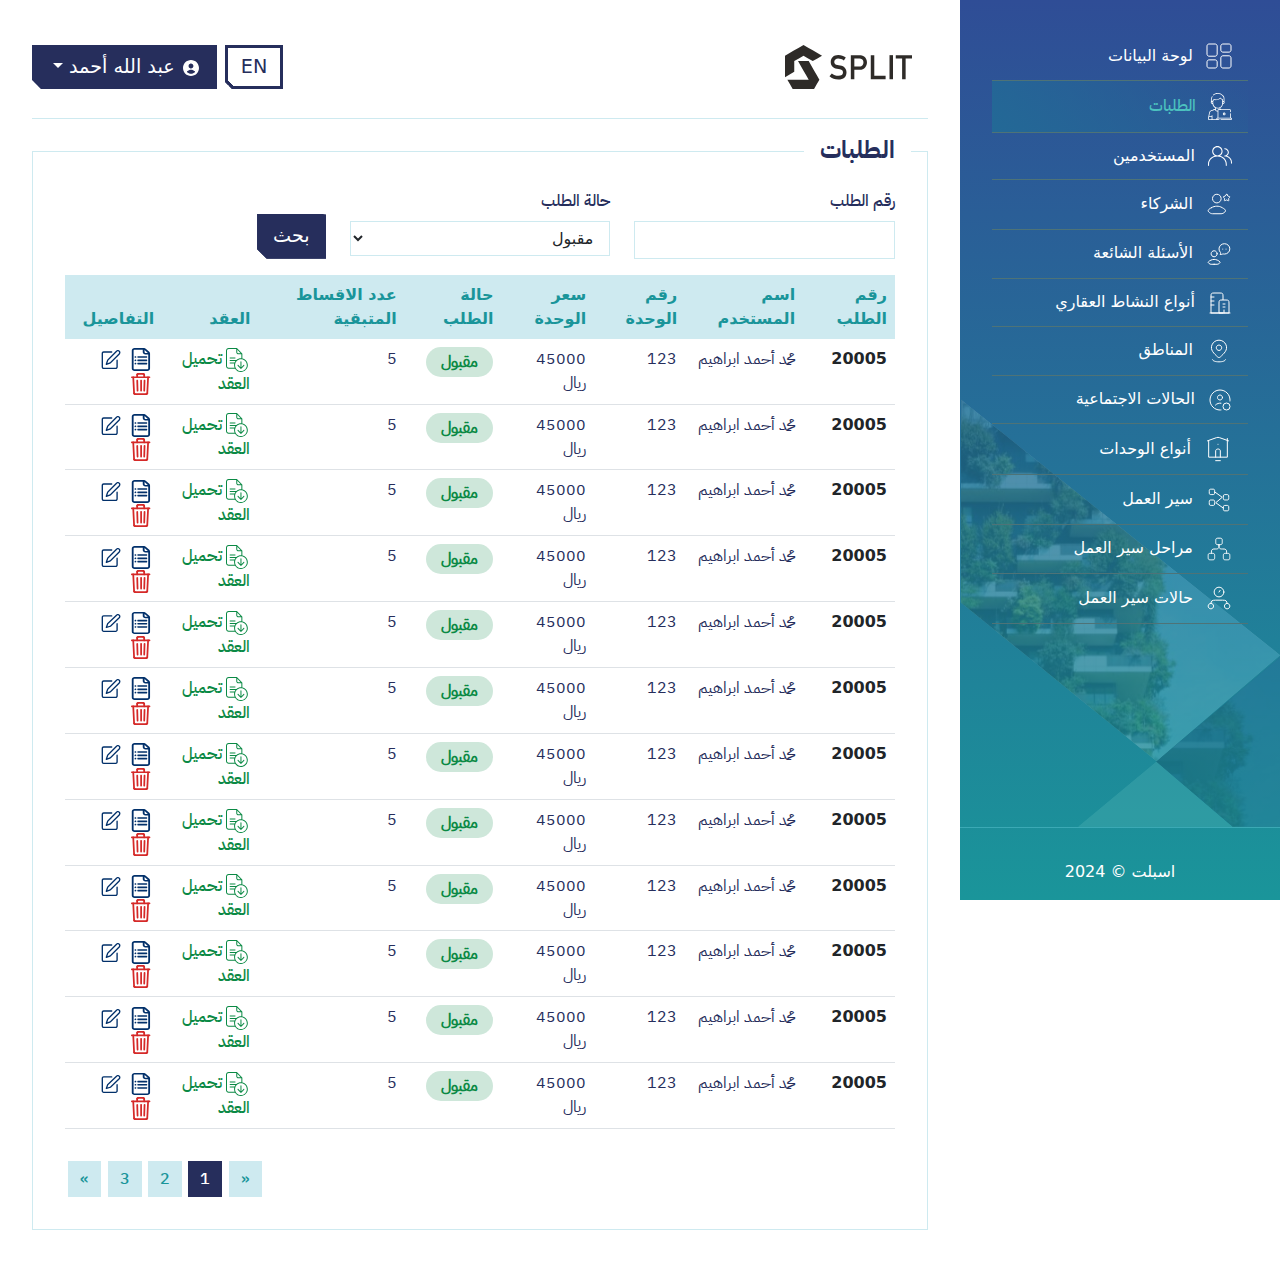
<file: admin/requests.html>
<!DOCTYPE html>
<html lang="en">

<head>
    <meta charset="UTF-8">
    <meta name="viewport" content="width=device-width, initial-scale=1.0">
    <link rel="stylesheet" href="../assets/vendor/bootstrap.min.css">
    <title>Split | Admin Panel</title>
    <link rel="icon" href="../assets/images/favicon.png">
    <link rel="stylesheet" href="../assets/css/admin.css">
</head>

<body class="admin">

    <section class="split-admin-panel">
        <aside>
            <ul>
                <li>
                    <a href="">
                        <img src="../assets/images/admin/dashboard.svg" alt="dashboard">
                        <span>لوحة البيانات</span>
                    </a>
                </li>
                <li class="active">
                    <a href="">
                        <img src="../assets/images/admin/requests.svg" alt="requests">
                        <span>الطلبات</span>
                    </a>
                </li>
                <li>
                    <a href="">
                        <img src="../assets/images/admin/users.svg" alt="users">
                        <span>المستخدمين</span>
                    </a>
                </li>
                <li>
                    <a href="">
                        <img src="../assets/images/admin/partners.svg" alt="partners">
                        <span>الشركاء</span>
                    </a>
                </li>
                <li>
                    <a href="">
                        <img src="../assets/images/admin/faq.svg" alt="faq">
                        <span>الأسئلة الشائعة</span>
                    </a>
                </li>
                <li>
                    <a href="">
                        <img src="../assets/images/admin/rs-activity.svg" alt="rs-activity">
                        <span>أنواع النشاط العقاري</span>
                    </a>
                </li>
                <li>
                    <a href="">
                        <img src="../assets/images/admin/location.svg" alt="location">
                        <span>المناطق</span>
                    </a>
                </li>
                <li>
                    <a href="">
                        <img src="../assets/images/admin/user-status.svg" alt="user-status">
                        <span>الحالات الاجتماعية</span>
                    </a>
                </li>
                <li>
                    <a href="">
                        <img src="../assets/images/admin/building-types.svg" alt="building-types">
                        <span>أنواع الوحدات</span>
                    </a>
                </li>
                <li>
                    <a href="">
                        <img src="../assets/images/admin/workflow.svg" alt="workflow">
                        <span>سير العمل</span>
                    </a>
                </li>
                <li>
                    <a href="">
                        <img src="../assets/images/admin/workflow-steps.svg" alt="workflow-steps">
                        <span>مراحل سير العمل</span>
                    </a>
                </li>
                <li>
                    <a href="">
                        <img src="../assets/images/admin/workflow-status.svg" alt="workflow-status">
                        <span>حالات سير العمل</span>
                    </a>
                </li>

            </ul>
            <footer>
                <p>
                    اسبلت
                    &copy;
                    2024
                </p>
            </footer>
        </aside>

        <main>

            <header class="main-header">
                <nav class="navbar navbar-expand-lg">

                    <a class="navbar-brand" href="#">
                        <img src="../assets/images/SPLIT-Logo.svg" alt="Split Logo">
                    </a>

                    <div class="d-flex me-auto" role="search">
                        <button class="split-btn-outline mx-2" type="submit">EN</button>
                        <div class="dropdown d-flex">
                            <a href="/profile.html" class="split-btn dropdown-toggle" href="#" role="button"
                                id="adminUserMenu" data-bs-toggle="dropdown" aria-expanded="false">
                                <img src="../assets/images/user-icon.svg" alt="user icon">
                                <span>عبد الله أحمد</span>
                            </a>
                            <ul class="dropdown-menu animated--dropdown" aria-labelledby="adminUserMenu">
                                <li><a class="dropdown-item" href="#">الصفحة الشخصية</a></li>
                                <li><a class="dropdown-item color-danger" href="#">تسجيل الخروج</a></li>
                            </ul>
                        </div>
                    </div>

                </nav>
            </header>

            <section>
                <div class="admin-wrapper">
                    <div class="form-header">
                        <h3>الطلبات</h3>
                    </div>

                    <div class="admin-wrapper-container">
                        <div class="table-search">
                            <form action="">
                                <div class="row">
                                    <div class="col-lg-4 col-md-6 col-sm-12">
                                        <div class="form-group">
                                            <label for="">رقم الطلب</label>
                                            <div class="input-group">
                                                <input type="text" class="form-control">
                                            </div>
                                        </div>
                                    </div>
                                    <div class="col-lg-4 col-md-6 col-sm-12">
                                        <div class="form-group">
                                            <label for=""> حالة الطلب</label>
                                            <div class="input-group">
                                                <select class="form-control">
                                                    <option value="">مقبول</option>
                                                    <option value="">مقبول</option>
                                                    <option value="">مقبول</option>
                                                </select>
                                            </div>
                                        </div>
                                    </div>
                                    <div class="col-lg-4 col-md-6 col-sm-12">
                                        <div class="d-flex align-items-end h-100">
                                            <input type="submit" class="split-btn mb-3" value="بحث">
                                        </div>
                                    </div>
                                </div>
                        </div>
                        </form>
                        <div class="table-container">
                            <table class="table table-hover">
                                <thead>
                                    <tr class="bg-table-head">
                                        <th scope="col">رقم الطلب</th>
                                        <th scope="col">اسم المستخدم</th>
                                        <th scope="col">رقم الوحدة</th>
                                        <th scope="col">سعر الوحدة</th>
                                        <th scope="col">حالة الطلب</th>
                                        <th scope="col">عدد الاقساط المتبقية</th>
                                        <th scope="col">العقد</th>
                                        <th scope="col">التفاصيل</th>
                                    </tr>
                                </thead>
                                <tbody>
                                    <tr>
                                        <th scope="row">20005</th>
                                        <td>محمد أحمد ابراهيم</td>
                                        <td>123</td>
                                        <td>45000 ريال</td>
                                        <td>
                                            <span class="badge rounded-pill done">مقبول</span>
                                        </td>
                                        <td>5</td>
                                        <td><a href="" class="download-file">
                                                <img src="../assets/images/admin/download-file.svg" alt="download-file">
                                                <span>تحميل العقد</span>
                                            </a></td>
                                        <td>
                                            <div class="action-btns">
                                                <a href="">
                                                    <img src="../assets/images/admin/view.svg" alt="view">
                                                </a>
                                                <a href="">
                                                    <img src="../assets/images/admin/edit.svg" alt="edit">
                                                </a>
                                                <a href="">
                                                    <img src="../assets/images/admin/delete.svg" alt="delete">
                                                </a>
                                            </div>
                                        </td>
                                    </tr>
                                    <tr>
                                        <th scope="row">20005</th>
                                        <td>محمد أحمد ابراهيم</td>
                                        <td>123</td>
                                        <td>45000 ريال</td>
                                        <td>
                                            <span class="badge rounded-pill done">مقبول</span>
                                        </td>
                                        <td>5</td>
                                        <td><a href="" class="download-file">
                                                <img src="../assets/images/admin/download-file.svg" alt="download-file">
                                                <span>تحميل العقد</span>
                                            </a></td>
                                        <td>
                                            <div class="action-btns">
                                                <a href="">
                                                    <img src="../assets/images/admin/view.svg" alt="view">
                                                </a>
                                                <a href="">
                                                    <img src="../assets/images/admin/edit.svg" alt="edit">
                                                </a>
                                                <a href="">
                                                    <img src="../assets/images/admin/delete.svg" alt="delete">
                                                </a>
                                            </div>
                                        </td>
                                    </tr>
                                    <tr>
                                        <th scope="row">20005</th>
                                        <td>محمد أحمد ابراهيم</td>
                                        <td>123</td>
                                        <td>45000 ريال</td>
                                        <td>
                                            <span class="badge rounded-pill done">مقبول</span>
                                        </td>
                                        <td>5</td>
                                        <td><a href="" class="download-file">
                                                <img src="../assets/images/admin/download-file.svg" alt="download-file">
                                                <span>تحميل العقد</span>
                                            </a></td>
                                        <td>
                                            <div class="action-btns">
                                                <a href="">
                                                    <img src="../assets/images/admin/view.svg" alt="view">
                                                </a>
                                                <a href="">
                                                    <img src="../assets/images/admin/edit.svg" alt="edit">
                                                </a>
                                                <a href="">
                                                    <img src="../assets/images/admin/delete.svg" alt="delete">
                                                </a>
                                            </div>
                                        </td>
                                    </tr>
                                    <tr>
                                        <th scope="row">20005</th>
                                        <td>محمد أحمد ابراهيم</td>
                                        <td>123</td>
                                        <td>45000 ريال</td>
                                        <td>
                                            <span class="badge rounded-pill done">مقبول</span>
                                        </td>
                                        <td>5</td>
                                        <td><a href="" class="download-file">
                                                <img src="../assets/images/admin/download-file.svg" alt="download-file">
                                                <span>تحميل العقد</span>
                                            </a></td>
                                        <td>
                                            <div class="action-btns">
                                                <a href="">
                                                    <img src="../assets/images/admin/view.svg" alt="view">
                                                </a>
                                                <a href="">
                                                    <img src="../assets/images/admin/edit.svg" alt="edit">
                                                </a>
                                                <a href="">
                                                    <img src="../assets/images/admin/delete.svg" alt="delete">
                                                </a>
                                            </div>
                                        </td>
                                    </tr>
                                    <tr>
                                        <th scope="row">20005</th>
                                        <td>محمد أحمد ابراهيم</td>
                                        <td>123</td>
                                        <td>45000 ريال</td>
                                        <td>
                                            <span class="badge rounded-pill done">مقبول</span>
                                        </td>
                                        <td>5</td>
                                        <td><a href="" class="download-file">
                                                <img src="../assets/images/admin/download-file.svg" alt="download-file">
                                                <span>تحميل العقد</span>
                                            </a></td>
                                        <td>
                                            <div class="action-btns">
                                                <a href="">
                                                    <img src="../assets/images/admin/view.svg" alt="view">
                                                </a>
                                                <a href="">
                                                    <img src="../assets/images/admin/edit.svg" alt="edit">
                                                </a>
                                                <a href="">
                                                    <img src="../assets/images/admin/delete.svg" alt="delete">
                                                </a>
                                            </div>
                                        </td>
                                    </tr>
                                    <tr>
                                        <th scope="row">20005</th>
                                        <td>محمد أحمد ابراهيم</td>
                                        <td>123</td>
                                        <td>45000 ريال</td>
                                        <td>
                                            <span class="badge rounded-pill done">مقبول</span>
                                        </td>
                                        <td>5</td>
                                        <td><a href="" class="download-file">
                                                <img src="../assets/images/admin/download-file.svg" alt="download-file">
                                                <span>تحميل العقد</span>
                                            </a></td>
                                        <td>
                                            <div class="action-btns">
                                                <a href="">
                                                    <img src="../assets/images/admin/view.svg" alt="view">
                                                </a>
                                                <a href="">
                                                    <img src="../assets/images/admin/edit.svg" alt="edit">
                                                </a>
                                                <a href="">
                                                    <img src="../assets/images/admin/delete.svg" alt="delete">
                                                </a>
                                            </div>
                                        </td>
                                    </tr>
                                    <tr>
                                        <th scope="row">20005</th>
                                        <td>محمد أحمد ابراهيم</td>
                                        <td>123</td>
                                        <td>45000 ريال</td>
                                        <td>
                                            <span class="badge rounded-pill done">مقبول</span>
                                        </td>
                                        <td>5</td>
                                        <td><a href="" class="download-file">
                                                <img src="../assets/images/admin/download-file.svg" alt="download-file">
                                                <span>تحميل العقد</span>
                                            </a></td>
                                        <td>
                                            <div class="action-btns">
                                                <a href="">
                                                    <img src="../assets/images/admin/view.svg" alt="view">
                                                </a>
                                                <a href="">
                                                    <img src="../assets/images/admin/edit.svg" alt="edit">
                                                </a>
                                                <a href="">
                                                    <img src="../assets/images/admin/delete.svg" alt="delete">
                                                </a>
                                            </div>
                                        </td>
                                    </tr>
                                    <tr>
                                        <th scope="row">20005</th>
                                        <td>محمد أحمد ابراهيم</td>
                                        <td>123</td>
                                        <td>45000 ريال</td>
                                        <td>
                                            <span class="badge rounded-pill done">مقبول</span>
                                        </td>
                                        <td>5</td>
                                        <td><a href="" class="download-file">
                                                <img src="../assets/images/admin/download-file.svg" alt="download-file">
                                                <span>تحميل العقد</span>
                                            </a></td>
                                        <td>
                                            <div class="action-btns">
                                                <a href="">
                                                    <img src="../assets/images/admin/view.svg" alt="view">
                                                </a>
                                                <a href="">
                                                    <img src="../assets/images/admin/edit.svg" alt="edit">
                                                </a>
                                                <a href="">
                                                    <img src="../assets/images/admin/delete.svg" alt="delete">
                                                </a>
                                            </div>
                                        </td>
                                    </tr>
                                    <tr>
                                        <th scope="row">20005</th>
                                        <td>محمد أحمد ابراهيم</td>
                                        <td>123</td>
                                        <td>45000 ريال</td>
                                        <td>
                                            <span class="badge rounded-pill done">مقبول</span>
                                        </td>
                                        <td>5</td>
                                        <td><a href="" class="download-file">
                                                <img src="../assets/images/admin/download-file.svg" alt="download-file">
                                                <span>تحميل العقد</span>
                                            </a></td>
                                        <td>
                                            <div class="action-btns">
                                                <a href="">
                                                    <img src="../assets/images/admin/view.svg" alt="view">
                                                </a>
                                                <a href="">
                                                    <img src="../assets/images/admin/edit.svg" alt="edit">
                                                </a>
                                                <a href="">
                                                    <img src="../assets/images/admin/delete.svg" alt="delete">
                                                </a>
                                            </div>
                                        </td>
                                    </tr>
                                    <tr>
                                        <th scope="row">20005</th>
                                        <td>محمد أحمد ابراهيم</td>
                                        <td>123</td>
                                        <td>45000 ريال</td>
                                        <td>
                                            <span class="badge rounded-pill done">مقبول</span>
                                        </td>
                                        <td>5</td>
                                        <td><a href="" class="download-file">
                                                <img src="../assets/images/admin/download-file.svg" alt="download-file">
                                                <span>تحميل العقد</span>
                                            </a></td>
                                        <td>
                                            <div class="action-btns">
                                                <a href="">
                                                    <img src="../assets/images/admin/view.svg" alt="view">
                                                </a>
                                                <a href="">
                                                    <img src="../assets/images/admin/edit.svg" alt="edit">
                                                </a>
                                                <a href="">
                                                    <img src="../assets/images/admin/delete.svg" alt="delete">
                                                </a>
                                            </div>
                                        </td>
                                    </tr>
                                    <tr>
                                        <th scope="row">20005</th>
                                        <td>محمد أحمد ابراهيم</td>
                                        <td>123</td>
                                        <td>45000 ريال</td>
                                        <td>
                                            <span class="badge rounded-pill done">مقبول</span>
                                        </td>
                                        <td>5</td>
                                        <td><a href="" class="download-file">
                                                <img src="../assets/images/admin/download-file.svg" alt="download-file">
                                                <span>تحميل العقد</span>
                                            </a></td>
                                        <td>
                                            <div class="action-btns">
                                                <a href="">
                                                    <img src="../assets/images/admin/view.svg" alt="view">
                                                </a>
                                                <a href="">
                                                    <img src="../assets/images/admin/edit.svg" alt="edit">
                                                </a>
                                                <a href="">
                                                    <img src="../assets/images/admin/delete.svg" alt="delete">
                                                </a>
                                            </div>
                                        </td>
                                    </tr>
                                    <tr>
                                        <th scope="row">20005</th>
                                        <td>محمد أحمد ابراهيم</td>
                                        <td>123</td>
                                        <td>45000 ريال</td>
                                        <td>
                                            <span class="badge rounded-pill done">مقبول</span>
                                        </td>
                                        <td>5</td>
                                        <td><a href="" class="download-file">
                                                <img src="../assets/images/admin/download-file.svg" alt="download-file">
                                                <span>تحميل العقد</span>
                                            </a></td>
                                        <td>
                                            <div class="action-btns">
                                                <a href="">
                                                    <img src="../assets/images/admin/view.svg" alt="view">
                                                </a>
                                                <a href="">
                                                    <img src="../assets/images/admin/edit.svg" alt="edit">
                                                </a>
                                                <a href="">
                                                    <img src="../assets/images/admin/delete.svg" alt="delete">
                                                </a>
                                            </div>
                                        </td>
                                    </tr>

                                </tbody>
                            </table>
                            <nav aria-label="Page navigation example">
                                <ul class="pagination">
                                    <li class="page-item disabled">
                                        <a class="page-link" href="#" aria-label="Previous">
                                            <span aria-hidden="true">&laquo;</span>
                                        </a>
                                    </li>
                                    <li class="page-item active" aria-current="page"><a class="page-link" href="#">1</a>
                                    </li>
                                    <li class="page-item"><a class="page-link" href="#">2</a></li>
                                    <li class="page-item"><a class="page-link" href="#">3</a></li>
                                    <li class="page-item">
                                        <a class="page-link" href="#" aria-label="Next">
                                            <span aria-hidden="true">&raquo;</span>
                                        </a>
                                    </li>
                                </ul>
                            </nav>
                        </div>
                    </div>
                </div>


                </div>
            </section>
        </main>
    </section>




    <script src="/assets/vendor/bootstrap.bundle.min.js"></script>
    <script src="/assets/vendor/jquery-3.7.1.min.js"></script>
</body>

</html>
</file>
<file: assets/css/style.css>
a {
  text-decoration: none;
}

.color-primary {
  color: #262E5C !important;
}

.color-secondary {
  color: #4CC2BF !important;
}

.color-danger {
  color: #C73434 !important;
}

.bg-secondary {
  background-color: #E7F4F7 !important;
}

.bg-table-head {
  background-color: #CEEAF0 !important;
}

.section-padding {
  padding-block: 5rem;
}

.section-title {
  font-size: 2rem;
  font-family: "IBM-bold";
  margin-bottom: 1.5rem;
}

.section-header {
  display: flex;
  align-items: center;
  justify-content: space-between;
  margin-bottom: 2rem;
}
@media (max-width: 990px) {
  .section-header .title {
    flex-basis: 60%;
  }
}
@media (max-width: 550px) {
  .section-header {
    flex-direction: column;
    align-items: flex-start;
  }
}

.swiper-pagination .swiper-pagination-bullet {
  border-radius: 0;
  width: 10px;
  height: 10px;
  background: #4CC2BF;
  opacity: 1;
}
.swiper-pagination .swiper-pagination-bullet-active {
  background: #262E5C;
  width: 40px;
}

.required-field {
  color: #FF0000;
}

.popover-item {
  float: inline-end;
  margin-top: 5px;
}

.form-group {
  margin-bottom: 1rem;
}
.form-group label {
  color: #262E5C;
  font-family: "IBm-medium";
}
.form-group .form-control {
  border: 1px solid #CEEAF0;
  border-radius: 0;
  margin-top: 0.5rem;
  transition: border-color 0.3 s ease-in-out;
}
.form-group .form-control:focus {
  outline: 0;
  box-shadow: none;
  border-color: #4CC2BF;
}
@media (min-width: 1600px) {
  .form-group .form-control {
    height: 48px;
  }
}
.form-group select {
  appearance: auto;
}

.date-type {
  display: block;
  float: inline-end;
}

input[type=checkbox]:checked {
  background-color: #4CC2BF;
  border-color: #4CC2BF;
}

.form-check {
  padding-left: 0;
  padding-right: 1.5em;
  margin-block: 1rem 2rem;
  font-family: "IBM-semibold";
  color: #262E5C;
}
.form-check .form-check-input {
  float: right;
  margin-right: -2em;
  width: 1.4em;
  height: 1.4em;
}
.form-check .form-check-input:checked {
  background-color: #4CC2BF;
  border-color: #4CC2BF;
}
.form-check label {
  margin-top: 0.3em;
}

.alert {
  border-radius: 0;
  margin-bottom: 2rem;
  padding-inline-start: 4rem;
}
.alert.alert-success {
  border-color: #0A8944;
  background: rgba(10, 137, 68, 0.1) url("/assets/images/success.svg") no-repeat 98% 20px;
}
.alert.alert-success h3 {
  color: #0A8944;
}
.alert.alert-error {
  border-color: #C73434;
  background: rgba(199, 52, 52, 0.1) url("/assets/images/error.svg") no-repeat 98% 20px;
}
.alert.alert-error h3 {
  color: #C73434;
}
.alert img {
  margin-inline-end: 1rem;
}
.alert h3 {
  font-family: "IBM-bold";
  font-size: 1.6rem;
}
.alert p {
  margin: 0;
}

.badge {
  color: #262E5C;
  padding: 7px 15px;
  font-size: 1rem;
}
.badge.done {
  background-color: rgba(10, 137, 68, 0.2) !important;
  color: #0A8944;
}
.badge.under-processing {
  background-color: rgba(216, 133, 61, 0.2) !important;
  color: #D8853D;
}
.badge.canceled {
  background-color: rgba(199, 52, 52, 0.2) !important;
  color: #C73434;
}

.pagination {
  padding: 0;
  justify-content: end;
  margin-top: 2rem;
}
.pagination .page-item .page-link {
  border-radius: 0;
  margin-inline: 0.2rem;
  background-color: #CEEAF0;
  color: #1A959A;
  font-family: "IBM-semibold";
  border: 0;
}
.pagination .page-item.active .page-link {
  background-color: #262E5C;
  color: #FFFFFF;
}

.data-card {
  font-family: "IBM-medium";
  margin-bottom: 2rem;
}
.data-card label {
  color: #262E5C;
  margin-bottom: 1rem;
}
.data-card h6 {
  color: #4CC2BF;
}
.data-card .badge {
  font-weight: normal;
}

.dropdown-menu {
  text-align: start;
  border: 0;
  box-shadow: 0px 10px 20px rgba(38, 46, 92, 0.1);
}
.dropdown-menu li:not(:last-child) {
  border-bottom: 1px solid #ebebeb;
}
.dropdown-menu .dropdown-item {
  padding: 0.5rem 1rem;
  font-family: "IBM-medium";
}
.dropdown-menu .dropdown-item:active {
  background-color: #4CC2BF;
  color: #FFFFFF;
}

textarea {
  min-height: 120px !important;
}

.form-check-input:focus {
  box-shadow: none;
}

.dropzone {
  background-color: #F0FBFE;
  border-radius: 0 !important;
  border-color: #75CEC8 !important;
}

@font-face {
  font-family: "IBM-regular";
  src: url("/assets/fonts/IBMPlexSansArabic-Regular.ttf");
}
@font-face {
  font-family: "IBM-medium";
  src: url("/assets/fonts/IBMPlexSansArabic-Medium.ttf");
}
@font-face {
  font-family: "IBM-semibold";
  src: url("/assets/fonts/IBMPlexSansArabic-Medium.ttf");
}
@font-face {
  font-family: "IBM-bold";
  src: url("/assets/fonts/IBMPlexSansArabic-Bold.ttf");
}
@keyframes growIn {
  0% {
    transform: scale(0.9);
    opacity: 0;
  }
  100% {
    transform: scale(1);
    opacity: 1;
  }
}
.animated--grow-in {
  animation-name: growIn;
  animation-duration: 1200ms;
  animation-timing-function: transform cubic-bezier(0.18, 1.25, 0.4, 1), opacity cubic-bezier(0, 1, 0.4, 1);
}

@keyframes moveRight {
  0% {
    opacity: 0;
    transform: translate(-100px, -50%);
  }
  100% {
    opacity: 1;
    transform: translate(0%, -50%);
  }
}
.animated--moveRight {
  animation-name: moveRight;
  animation-duration: 1200ms;
  animation-timing-function: transform cubic-bezier(0.18, 1.25, 0.4, 1), opacity cubic-bezier(0, 1, 0.4, 1);
}

.autoShow {
  animation: autoShowAnimation;
  animation-timeline: view(40% auto);
}

@keyframes autoShowAnimation {
  0% {
    opacity: 0;
    transform: translateY(200px) scale(0.3);
  }
  100% {
    opacity: 1;
    transform: translateY(0px) scale(1);
  }
}
.moving {
  animation: movingAnimation 1s linear infinite backwards;
}

@keyframes movingAnimation {
  0% {
    transform: translateX(0px);
    opacity: 0;
  }
  100% {
    transform: translateX(-20px);
    opacity: 1;
  }
}
@keyframes movingDownAnimation {
  0% {
    transform: translateY(0px);
    opacity: 0;
  }
  100% {
    transform: translateY(-20px);
    opacity: 1;
  }
}
.rotating {
  animation: rotatingAnimation 2s linear infinite backwards;
}

@keyframes rotatingAnimation {
  0% {
    transform: rotate(180deg);
    opacity: 0;
  }
  100% {
    transform: rotate(0deg);
    opacity: 1;
  }
}
@keyframes dropDown {
  0% {
    opacity: 0;
    transform: translateY(-40px);
  }
  100% {
    opacity: 1;
    transform: translateY(0px);
  }
}
.animated--dropdown {
  animation-name: dropDown;
  animation-duration: 500ms;
  animation-timing-function: opacity cubic-bezier(0, 1, 0.4, 1);
}

.split-btn, .split-btn-outline {
  font-size: 1.2rem;
  padding: 0.5rem 1rem;
  border: none;
  cursor: pointer;
  color: var(--color);
  border-radius: 0;
}

.split-btn-outline {
  --border: 3px;
  --slant: 0.4em;
  --color: #262E5C;
  background: linear-gradient(to top right, var(--color) 50%, transparent 50.1%) bottom left;
  background-size: calc(var(--slant) + 1.3 * var(--border)) calc(var(--slant) + 1.3 * var(--border));
  background-repeat: no-repeat;
  box-shadow: 0 0 0 var(--border) inset var(--color);
  clip-path: polygon(0 0, calc(110% - var(--slant)) 0, 200% var(--slant), 100% 100%, var(--slant) 100%, 0 calc(100% - var(--slant)));
  transition: color var(--t, 0.3s), background-size 0.3s;
}
.split-btn-outline:active, .split-btn-outline:hover {
  background-size: 300% 150%;
  color: #fff;
  --t: 0.2s 0.1s;
}
.split-btn-outline.light {
  --color: #ffffff;
}
.split-btn-outline.light:active, .split-btn-outline.light:hover {
  background-size: 300% 150%;
  color: #262E5C;
  --t: 0.2s 0.1s;
}

.split-btn {
  --border: 5px;
  --slant: 0.5em;
  --color: #262E5C;
  background: linear-gradient(to top right, var(--color) 50%, transparent 50.1%) bottom left;
  background-size: 290% 140%;
  background-repeat: no-repeat;
  color: #fff;
  box-shadow: 0 0 0 var(--border) inset var(--color);
  clip-path: polygon(0 0, calc(110% - var(--slant)) 0, 200% var(--slant), 100% 100%, var(--slant) 100%, 0 calc(100% - var(--slant)));
  transition: color var(--t, 0.3s), background-size 0.3s;
}
.split-btn:active, .split-btn:hover {
  color: #FFFFFF;
  background-size: 290% 140%;
  --t: 0.2s 0.1s;
}
.split-btn.disabled {
  --color: #c4c6d5;
  cursor: not-allowed;
}

.link-btn {
  color: #4CC2BF;
  font-family: "IBM-bold";
}

.main-header {
  font-family: "IBM-medium";
}
.main-header > nav {
  background-color: #FFFFFF;
  padding-block: 20px;
}
.main-header > nav ul li a {
  color: #262E5C;
  padding-inline: 1rem !important;
}
.main-header > nav ul li a.active {
  color: #4CC2BF !important;
}
@media (max-width: 990px) {
  .main-header > nav .navbar-brand {
    margin: 0;
  }
}
@media (max-width: 990px) {
  .main-header > nav .navbar-collapse {
    position: absolute;
    top: 95px;
    background-color: white;
    z-index: 99;
    width: 100%;
    left: 0px;
    padding-inline: 20px;
    padding-block-end: 20px;
    display: none;
  }
}
.main-header > nav .navbar-collapse ul {
  padding: 0;
}
.main-header > nav .navbar-collapse .split-btn-outline {
  margin-inline-start: 0 !important;
}
.main-header > nav .navbar-collapse.show {
  display: block;
  animation: dropDown 0.5s alternate cubic-bezier(0, 1, 0.4, 1);
}

.navbar-toggler {
  padding: 0;
  border: 0;
}
.navbar-toggler:focus {
  outline: 0 !important;
  border: 0;
  box-shadow: none;
}
.navbar-toggler svg {
  width: 40px !important;
  height: 40px !important;
}
.navbar-toggler svg path {
  stroke: #262E5C;
}

.footer {
  background-color: #262E5C;
  position: relative;
  overflow: hidden;
}
.footer::before {
  content: "";
  background: #262E5C url("/assets/images/footer-pattern.svg") no-repeat center center;
  background-size: contain;
  width: 400px;
  height: 100%;
  position: absolute;
  left: -170px;
  top: 0;
}
@media (max-width: 768px) {
  .footer::before {
    display: none;
  }
}
.footer .footer-column h3 {
  margin-bottom: 25px;
  font-size: 1.2rem;
  font-family: "IBM-semibold";
}
.footer .footer-column ul {
  list-style: none;
  color: #4CC2BF;
  padding: 0;
}
.footer .footer-column ul li {
  margin-bottom: 10px;
}
.footer .footer-column ul li img {
  margin-inline-end: 5px;
}
.footer .footer-column ul li a {
  color: #FFFFFF;
}
.footer .footer-column ul li a:hover {
  color: #4CC2BF;
}
.footer .footer-column ul.social-icons {
  display: flex;
  align-items: center;
}
.footer .footer-column ul.social-icons li {
  margin-inline: 5px;
}
.footer .footer-column .colored-logo {
  margin-block-start: auto;
  max-width: 160px;
}
.footer .footer-end {
  display: flex;
  align-items: center;
  justify-content: space-between;
  padding-block: 25px;
  border-top: 1px solid #3F4A72;
}
.footer .footer-end ul {
  display: flex;
  align-items: center;
  margin: 0;
  padding: 0;
}
.footer .footer-end ul li {
  margin-inline-end: 15px;
}
.footer .footer-end p {
  margin: 0;
}
@media (max-width: 550px) {
  .footer .footer-end {
    flex-direction: column;
    align-items: flex-start;
  }
  .footer .footer-end ul {
    margin-bottom: 1rem;
  }
}

.property-card {
  color: inherit;
}
.property-card-img {
  height: 250px;
  overflow: hidden;
}
.property-card-img img {
  width: 100%;
  height: 100%;
  object-fit: cover;
  transition: all 0.7s ease-in;
}
.property-card-details {
  background-color: #FFFFFF;
  padding: 20px;
}
.property-card-details .details-top {
  display: flex;
  align-items: flex-start;
  justify-content: space-between;
}
.property-card-details .details-top-prop-info {
  display: flex;
  flex-direction: column;
  justify-content: center;
  align-items: start;
}
.property-card-details .details-top-prop-info strong {
  font-weight: normal;
}
.property-card-details .details-top-prop-info h3 {
  font-size: 1rem;
  font-family: "IBM-bold";
  color: #262E5C;
  margin: 10px 0;
}
.property-card-details .details-top .area {
  display: flex;
  flex-direction: column;
  justify-content: center;
  align-items: center;
}
.property-card-details .details-top .area img {
  width: 20px;
  margin-bottom: 5px;
}
.property-card-details .details-top .area h5 {
  margin: 0;
  font-size: 1.1rem;
  font-family: "IBM-medium";
  color: #4CC2BF;
}
.property-card-details .details-bottom {
  border-top: 1px solid #ddd;
  display: flex;
  align-items: center;
  padding: 15px 0;
  color: #002F56;
}
.property-card-details .details-bottom img {
  width: 20px;
  margin-inline-end: 5px;
}
.property-card-details .details-bottom span {
  font-size: 0.9rem;
}
.property-card:hover .property-card-img img {
  transform: scale(1.2);
}

body {
  direction: rtl;
  text-align: start;
  background-color: #E7F4F7;
}

.hero-slider {
  position: relative;
}
@media (max-width: 1600px) {
  .hero-slider {
    height: calc(100vh - 94px);
  }
}
.hero-slider .swiper {
  width: 100%;
  height: 100%;
}
.hero-slider .swiper-slide {
  text-align: center;
  font-size: 18px;
  background: #fff;
  display: flex;
  justify-content: center;
  align-items: center;
}
.hero-slider .bg-banner {
  display: block;
  width: 100%;
  height: 100%;
  object-fit: cover;
}
@media (max-width: 550px) {
  .hero-slider .bg-banner {
    object-position: right;
  }
}
.hero-slider .hero-swiper-content {
  position: absolute;
  right: 50%;
  top: 50%;
  text-align: start;
  transform: translate(0%, -50%);
}
.hero-slider .hero-swiper-content h1 {
  font-size: 3.5rem;
  font-family: "IBM-bold";
  margin-bottom: 1rem;
  color: #262E5C;
}
.hero-slider .hero-swiper-content h1.highlight-txt {
  margin-inline-start: 5rem;
  color: #4CC2BF;
}
@media (max-width: 1200px) {
  .hero-slider .hero-swiper-content h1 {
    font-size: 2.5rem;
  }
  .hero-slider .hero-swiper-content h1.highlight-txt {
    margin-inline-start: 0;
  }
}
.hero-slider .hero-swiper-content p {
  max-width: 50%;
  font-size: 1.2rem;
}
@media (max-width: 990px) {
  .hero-slider .hero-swiper-content p {
    max-width: 80%;
  }
}
@media (max-width: 550px) {
  .hero-slider .hero-swiper-content {
    right: 60px;
    top: 30%;
    animation: none;
  }
}
.hero-slider .swiper-pagination {
  text-align: left;
  margin-inline-end: 15%;
  bottom: 60px;
}

.about-split .img-wrap {
  position: relative;
}
.about-split .img-wrap .about-mask {
  position: absolute;
  inset: 0;
  transform: scale(1.02);
}
.about-split p {
  margin-bottom: 30px;
  font-size: 1.5rem;
}
.properties-swiper {
  padding-block-end: 60px;
}
.properties-swiper img {
  width: 100%;
}
.properties-swiper .swiper-pagination {
  bottom: 0px;
}

.how-it-works {
  position: relative;
  min-height: 500px;
  background: #FFFFFF url("/assets/images/bg-pattern.png") no-repeat center center;
  background-size: cover;
}
.how-it-works .top-banner {
  padding: 50px 100px;
  background-color: #262E5C;
  position: relative;
  z-index: 10;
  display: flex;
  align-items: center;
  color: #FFFFFF;
  margin-bottom: 30px;
}
.how-it-works .top-banner::before {
  content: "";
  position: absolute;
  left: -5px;
  top: -40px;
  width: 200px;
  height: 200px;
  background: url("/assets/images/split-shape.svg") no-repeat center center;
  background-size: contain;
}
.how-it-works .top-banner::after {
  content: "";
  position: absolute;
  left: 200px;
  bottom: -80px;
  width: 200px;
  height: 200px;
  background: url(/assets/images/split-shape.svg) no-repeat center center;
  background-size: contain;
}
.how-it-works .top-banner .text {
  margin-inline-start: 30px;
  margin-top: 20px;
  display: flex;
  flex-direction: column;
  flex: 1 1 100%;
}
.how-it-works .top-banner .text h3 {
  font-family: "IBM-bold";
}
.how-it-works .top-banner .split-btn-outline {
  margin-inline-start: auto;
  margin-top: 10px;
  min-width: 150px;
  text-align: center;
}
@media (max-width: 990px) {
  .how-it-works .top-banner {
    flex-direction: column;
    padding: 40px 80px;
  }
  .how-it-works .top-banner .text {
    margin-inline-start: 0;
  }
  .how-it-works .top-banner .split-btn-outline {
    margin-inline-start: 0;
    z-index: 100;
  }
}
.how-it-works-section {
  padding: 3rem 0 5rem;
}
.how-it-works-section .apply-sequence {
  display: flex;
  align-items: flex-start;
  gap: 60px;
  margin-top: 3rem;
}
.how-it-works-section .apply-sequence .sequence-card {
  flex: 1 1 33%;
  padding: 1.5rem;
  border: 3px solid #CEEAF0;
  border-left: 0;
  text-align: center;
  position: relative;
  padding: 2.5rem 2.5rem 1.5rem;
  min-height: 290px;
}
.how-it-works-section .apply-sequence .sequence-card:not(:last-child)::after {
  content: "";
  background: url(/assets/images/double-arrow.svg) no-repeat center center;
  width: 50px;
  height: 50px;
  position: absolute;
  left: -40px;
  z-index: 999;
  top: 40%;
  transform: translate(0, -50%);
  transform: translateX(0px);
}
.how-it-works-section .apply-sequence .sequence-card:hover:nth-child(1)::after {
  animation: movingAnimation 1s linear infinite backwards;
}
.how-it-works-section .apply-sequence .sequence-card:hover:nth-child(2)::after {
  animation: movingAnimation 1s linear infinite backwards;
}
.how-it-works-section .apply-sequence .sequence-card-step {
  position: absolute;
  top: -33px;
  left: 50%;
  transform: translate(-50%, 0);
  width: 60px;
  height: 60px;
  border-radius: 50%;
  background-color: #CEEAF0;
  text-align: center;
  line-height: 60px;
  font-family: "IBM-bold";
}
.how-it-works-section .apply-sequence .sequence-card h3 {
  font-family: "IBM-bold";
  font-size: 1.3rem;
  color: #262E5C;
  margin: 1rem 0 1.4rem;
}
.how-it-works-section .apply-sequence .sequence-card p {
  color: #415463;
  font-family: "IBM-medium";
}
@media (max-width: 768px) {
  .how-it-works-section .apply-sequence {
    gap: 50px;
    margin-top: 2rem;
    flex-direction: column;
  }
  .how-it-works-section .apply-sequence .sequence-card {
    border: 3px solid #CEEAF0;
    border-bottom: 0;
  }
  .how-it-works-section .apply-sequence .sequence-card::after {
    content: "";
    left: 45% !important;
    top: 85% !important;
    transform: rotate(-90deg) !important;
    transform: translateY(0px);
    animation: movingDownAnimation 2s linear infinite backwards;
  }
  .how-it-works-section .apply-sequence:last-child {
    border-BOTTOM: 3px solid #CEEAF0;
  }
}

.our-partners .swiper-pagination {
  bottom: 0;
}
.our-partners .partners-swiper {
  padding-block-end: 60px;
}
.our-partners .partner-card {
  padding: 20px;
  border: 1px solid #CEEAF0;
  display: flex;
  align-items: center;
  justify-content: center;
  min-height: 120px;
}

.inner-top-banner {
  background: #262E5C url("/assets/images/innerpage-banner.jpg") no-repeat center center;
  background-size: cover;
  height: 400px;
  font-family: "IBM-bold";
  text-align: center;
  display: flex;
  flex-direction: column;
  align-items: center;
  justify-content: center;
}
.inner-top-banner h1 {
  font-size: 4rem;
  margin-bottom: 2rem;
}
.inner-top-banner h1:last-child {
  margin-inline-start: 5rem;
}

.bc-inner-page {
  font-family: "IBM-regular";
  background: #262E5C;
  color: #FFFFFF;
  padding-block: 10px;
}
.bc-inner-page .breadcrumb li {
  color: #FFFFFF;
}
.bc-inner-page .breadcrumb li a {
  color: #FFFFFF;
}
.bc-inner-page .breadcrumb .breadcrumb-item + .breadcrumb-item::before {
  float: right;
  color: #FFFFFF;
  padding-inline: 10px;
  transform: rotate(180deg);
  filter: invert(1) brightness(4);
}

.inner-content {
  font-family: "IBM-regular";
}
.inner-content .split-apply-form {
  margin-block: 2rem;
  background-color: #FFFFFF;
  box-shadow: 0px 4px 20px 3px #daebef;
  min-height: 500px;
  display: flex;
  align-items: stretch;
}
.inner-content .split-apply-form aside {
  flex: 1 1 25%;
  background-color: #F2F9FB;
}
.inner-content .split-apply-form aside ul {
  list-style: none;
  padding: 2rem 1rem;
}
.inner-content .split-apply-form aside ul li {
  display: flex;
  align-items: flex-start;
  margin-bottom: 1rem;
  position: relative;
}
.inner-content .split-apply-form aside ul li:not(:last-child)::after {
  content: "";
  width: 2px;
  height: calc(100% - 30px + 1rem);
  background-color: #6C737F;
  position: absolute;
  right: 14px;
  top: 30px;
}
.inner-content .split-apply-form aside ul li .step-no {
  width: 30px;
  height: 30px;
  border-radius: 50%;
  border: 2px solid #6C737F;
  display: flex;
  align-items: center;
  justify-content: center;
}
.inner-content .split-apply-form aside ul li > div {
  flex: 1 1 80%;
  margin-inline-start: 0.7rem;
  min-height: 70px;
}
.inner-content .split-apply-form aside ul li > div h4 {
  font-family: "IBM-semibold";
  color: #6C737F;
  font-size: 1.25rem;
}
.inner-content .split-apply-form aside ul li > div p {
  color: #B3B6B7;
  font-size: 0.95rem;
}
.inner-content .split-apply-form aside ul li.active-step::after {
  background-color: #4CC2BF;
}
.inner-content .split-apply-form aside ul li.active-step .step-no {
  border-color: #4CC2BF;
  color: #4CC2BF;
}
.inner-content .split-apply-form aside ul li.active-step h4 {
  color: #262E5C;
}
.inner-content .split-apply-form aside ul li.active-step.completed .step-no {
  position: relative;
}
.inner-content .split-apply-form aside ul li.active-step.completed .step-no::after {
  content: "";
  position: absolute;
  inset: 0;
  border-radius: 50%;
  background: #4CC2BF url("/assets/images/check.svg") no-repeat center center;
}
.inner-content .split-apply-form main.form-content {
  flex: 1 1 75%;
  padding: 3rem 2rem;
  display: flex;
  flex-direction: column;
}
.inner-content .split-apply-form main.form-content .wrap {
  border: 1px solid #E7F4F7;
  height: 100%;
  padding-inline: 2rem;
}
.inner-content .split-apply-form main.form-content .wrap .form-header {
  transform: translateY(-1rem);
  margin-bottom: 1rem;
}
.inner-content .split-apply-form main.form-content .wrap .form-header h3 {
  background-color: #FFFFFF;
  display: inline-flex;
  padding-inline: 1rem;
  font-family: "IBM-bold";
  color: #262E5C;
  font-size: 1.5rem;
}
.inner-content .split-apply-form main.form-content .wrap .form-header p {
  color: #B3B6B7;
}
.inner-content .split-apply-form main.form-content .form-footer {
  background-color: #CEEAF0;
  padding: 1rem 1.5rem;
  display: flex;
  align-items: center;
}
.inner-content .split-apply-form main.form-content .form-footer > div .split-btn,
.inner-content .split-apply-form main.form-content .form-footer > div .split-btn-outline {
  display: inline-flex;
  justify-content: center;
}
.inner-content .split-apply-form main.form-content .form-footer .split-btn {
  min-width: 120px;
  text-align: center;
}
.inner-content .split-apply-form main.form-content .form-footer .split-btn:hover {
  color: #FFFFFF;
}
.inner-content .split-apply-form main.form-content .form-footer .split-btn-outline {
  min-width: 120px;
  text-align: center;
}
.inner-content .split-apply-form main.form-content .form-footer .link-btn {
  margin-inline-start: auto;
}
@media (max-width: 990px) {
  .inner-content .split-apply-form {
    flex-direction: column;
  }
  .inner-content .split-apply-form aside {
    width: 100%;
  }
  .inner-content .split-apply-form aside ul {
    display: flex;
    padding-bottom: 1rem;
    margin: 0;
  }
  .inner-content .split-apply-form aside ul li {
    flex: 1 1 auto;
    flex-direction: column;
    align-items: center;
  }
  .inner-content .split-apply-form aside ul li .step-no {
    width: 29px;
    position: relative;
    z-index: 999;
    background: #f2f9fb;
  }
  .inner-content .split-apply-form aside ul li > div {
    margin: 0.7rem 0 0;
    min-height: auto;
  }
  .inner-content .split-apply-form aside ul li > div p {
    display: none;
  }
}
@media (max-width: 990px) and (max-width: 768px) {
  .inner-content .split-apply-form aside ul li > div h4 {
    text-align: center;
  }
}
@media (max-width: 990px) {
  .inner-content .split-apply-form aside ul li:not(:last-child)::after {
    width: 100%;
    height: 2px;
    right: 50%;
    top: 12px;
  }
}

.no-requests {
  display: flex;
  flex-direction: column;
  align-items: center;
  justify-content: center;
  padding: 3rem;
  border: 1px solid #E7F4F7;
}
.no-requests img {
  margin-bottom: 1rem;
  width: 150px;
}
.no-requests h3 {
  font-size: 2rem;
  font-family: "IBM-semibold";
}
.no-requests p {
  color: #6C737F;
  margin-bottom: 2rem;
}

.user-basic-data.card-fixed-top {
  background-color: rgba(231, 244, 247, 0.4);
  border: 1px solid #E7F4F7;
  padding: 2rem 2rem 0;
  margin-bottom: 2rem;
}

.contract-msg {
  display: flex;
  flex-direction: column;
  align-items: center;
  justify-content: center;
  padding: 3rem;
  text-align: center;
}
.contract-msg .contract-img-wrap {
  width: 120px;
  height: 120px;
  border-radius: 50%;
  background-color: #F3FAFB;
  border: 1px solid #CEEAF0;
  margin-bottom: 1rem;
  display: flex;
  align-items: center;
  justify-content: center;
}
.contract-msg.verified {
  flex-direction: row;
  justify-content: flex-start;
}
.contract-msg.verified .contract-img-wrap {
  width: 100px;
  height: 100px;
  margin-inline-end: 1rem;
}
.contract-msg.verified .contract-img-wrap img {
  width: 50px;
}
.contract-msg.verified > div {
  text-align: start;
}
.contract-msg.verified > div p {
  font-family: "IBM-semibold";
}
@media (max-width: 768px) {
  .contract-msg.verified {
    flex-direction: column;
    align-items: center;
  }
  .contract-msg.verified .contract-img-wrap {
    margin-inline-end: 0;
  }
  .contract-msg.verified > div {
    text-align: center;
  }
}

.login-container {
  min-height: calc(100vh - 521px);
  display: flex;
  align-items: center;
}

.login-wrapper {
  display: flex;
  align-items: center;
  padding: 2rem 4rem;
  margin: 2rem auto;
  background: linear-gradient(to bottom, #ffffff, #CEEAF0);
  border: 1px solid #E7F4F7;
  min-height: 50vh;
}
.login-wrapper .data {
  flex: 1 1 40%;
  margin-inline-end: 4rem;
  display: flex;
  flex-direction: column;
  align-items: flex-start;
}
@media (max-width: 990px) {
  .login-wrapper .data {
    margin-inline-end: 0;
  }
}
.login-wrapper .data h3 {
  color: #262E5C;
  font-size: 1.6rem;
  font-family: "IBM-bold";
}
.login-wrapper .data p {
  color: #6C737F;
  font-size: 1.1rem;
  margin-bottom: 2rem;
}
.login-wrapper .data .split-btn {
  min-width: 150px;
  text-align: center;
}
.login-wrapper .data .split-btn:hover {
  color: #FFFFFF;
}
.login-wrapper .data .split-register {
  font-family: "IBM-semibold";
}
.login-wrapper .data .split-register a {
  text-decoration: underline;
}
.login-wrapper img {
  flex: 1 1 30%;
  margin-inline-start: auto;
}
@media (max-width: 990px) {
  .login-wrapper {
    padding: 2rem;
  }
}
@media (max-width: 768px) {
  .login-wrapper > img {
    display: none;
  }
}

.otp-group {
  display: flex;
}
.otp-group input {
  width: 50px;
  height: 50px;
  text-align: center;
  font-size: 18px;
  margin: 0 5px;
}

.otp-input:focus, .email-otp-input:focus {
  border-color: #007bff;
}

/*# sourceMappingURL=style.css.map */
</file>
<file: assets/css/admin.css>
a {
  text-decoration: none;
}

.color-primary {
  color: #262E5C !important;
}

.color-secondary {
  color: #4CC2BF !important;
}

.color-danger {
  color: #C73434 !important;
}

.bg-secondary {
  background-color: #E7F4F7 !important;
}

.bg-table-head {
  background-color: #CEEAF0 !important;
}

.section-padding {
  padding-block: 5rem;
}

.section-title {
  font-size: 2rem;
  font-family: "IBM-bold";
  margin-bottom: 1.5rem;
}

.section-header {
  display: flex;
  align-items: center;
  justify-content: space-between;
  margin-bottom: 2rem;
}
@media (max-width: 990px) {
  .section-header .title {
    flex-basis: 60%;
  }
}
@media (max-width: 550px) {
  .section-header {
    flex-direction: column;
    align-items: flex-start;
  }
}

.swiper-pagination .swiper-pagination-bullet {
  border-radius: 0;
  width: 10px;
  height: 10px;
  background: #4CC2BF;
  opacity: 1;
}
.swiper-pagination .swiper-pagination-bullet-active {
  background: #262E5C;
  width: 40px;
}

.required-field {
  color: #FF0000;
}

.popover-item {
  float: inline-end;
  margin-top: 5px;
}

.form-group {
  margin-bottom: 1rem;
}
.form-group label {
  color: #262E5C;
  font-family: "IBm-medium";
}
.form-group .form-control {
  border: 1px solid #CEEAF0;
  border-radius: 0;
  margin-top: 0.5rem;
  transition: border-color 0.3 s ease-in-out;
}
.form-group .form-control:focus {
  outline: 0;
  box-shadow: none;
  border-color: #4CC2BF;
}
@media (min-width: 1600px) {
  .form-group .form-control {
    height: 48px;
  }
}
.form-group select {
  appearance: auto;
}

.date-type {
  display: block;
  float: inline-end;
}

input[type=checkbox]:checked {
  background-color: #4CC2BF;
  border-color: #4CC2BF;
}

.form-check {
  padding-left: 0;
  padding-right: 1.5em;
  margin-block: 1rem 2rem;
  font-family: "IBM-semibold";
  color: #262E5C;
}
.form-check .form-check-input {
  float: right;
  margin-right: -2em;
  width: 1.4em;
  height: 1.4em;
}
.form-check .form-check-input:checked {
  background-color: #4CC2BF;
  border-color: #4CC2BF;
}
.form-check label {
  margin-top: 0.3em;
}

.alert {
  border-radius: 0;
  margin-bottom: 2rem;
  padding-inline-start: 4rem;
}
.alert.alert-success {
  border-color: #0A8944;
  background: rgba(10, 137, 68, 0.1) url("/assets/images/success.svg") no-repeat 98% 20px;
}
.alert.alert-success h3 {
  color: #0A8944;
}
.alert.alert-error {
  border-color: #C73434;
  background: rgba(199, 52, 52, 0.1) url("/assets/images/error.svg") no-repeat 98% 20px;
}
.alert.alert-error h3 {
  color: #C73434;
}
.alert img {
  margin-inline-end: 1rem;
}
.alert h3 {
  font-family: "IBM-bold";
  font-size: 1.6rem;
}
.alert p {
  margin: 0;
}

.badge {
  color: #262E5C;
  padding: 7px 15px;
  font-size: 1rem;
}
.badge.done {
  background-color: rgba(10, 137, 68, 0.2) !important;
  color: #0A8944;
}
.badge.under-processing {
  background-color: rgba(216, 133, 61, 0.2) !important;
  color: #D8853D;
}
.badge.canceled {
  background-color: rgba(199, 52, 52, 0.2) !important;
  color: #C73434;
}

.pagination {
  padding: 0;
  justify-content: end;
  margin-top: 2rem;
}
.pagination .page-item .page-link {
  border-radius: 0;
  margin-inline: 0.2rem;
  background-color: #CEEAF0;
  color: #1A959A;
  font-family: "IBM-semibold";
  border: 0;
}
.pagination .page-item.active .page-link {
  background-color: #262E5C;
  color: #FFFFFF;
}

.data-card {
  font-family: "IBM-medium";
  margin-bottom: 2rem;
}
.data-card label {
  color: #262E5C;
  margin-bottom: 1rem;
}
.data-card h6 {
  color: #4CC2BF;
}
.data-card .badge {
  font-weight: normal;
}

.dropdown-menu {
  text-align: start;
  border: 0;
  box-shadow: 0px 10px 20px rgba(38, 46, 92, 0.1);
}
.dropdown-menu li:not(:last-child) {
  border-bottom: 1px solid #ebebeb;
}
.dropdown-menu .dropdown-item {
  padding: 0.5rem 1rem;
  font-family: "IBM-medium";
}
.dropdown-menu .dropdown-item:active {
  background-color: #4CC2BF;
  color: #FFFFFF;
}

textarea {
  min-height: 120px !important;
}

.form-check-input:focus {
  box-shadow: none;
}

.dropzone {
  background-color: #F0FBFE;
  border-radius: 0 !important;
  border-color: #75CEC8 !important;
}

@font-face {
  font-family: "IBM-regular";
  src: url("/assets/fonts/IBMPlexSansArabic-Regular.ttf");
}
@font-face {
  font-family: "IBM-medium";
  src: url("/assets/fonts/IBMPlexSansArabic-Medium.ttf");
}
@font-face {
  font-family: "IBM-semibold";
  src: url("/assets/fonts/IBMPlexSansArabic-Medium.ttf");
}
@font-face {
  font-family: "IBM-bold";
  src: url("/assets/fonts/IBMPlexSansArabic-Bold.ttf");
}
@keyframes growIn {
  0% {
    transform: scale(0.9);
    opacity: 0;
  }
  100% {
    transform: scale(1);
    opacity: 1;
  }
}
.animated--grow-in {
  animation-name: growIn;
  animation-duration: 1200ms;
  animation-timing-function: transform cubic-bezier(0.18, 1.25, 0.4, 1), opacity cubic-bezier(0, 1, 0.4, 1);
}

@keyframes moveRight {
  0% {
    opacity: 0;
    transform: translate(-100px, -50%);
  }
  100% {
    opacity: 1;
    transform: translate(0%, -50%);
  }
}
.animated--moveRight {
  animation-name: moveRight;
  animation-duration: 1200ms;
  animation-timing-function: transform cubic-bezier(0.18, 1.25, 0.4, 1), opacity cubic-bezier(0, 1, 0.4, 1);
}

.autoShow {
  animation: autoShowAnimation;
  animation-timeline: view(40% auto);
}

@keyframes autoShowAnimation {
  0% {
    opacity: 0;
    transform: translateY(200px) scale(0.3);
  }
  100% {
    opacity: 1;
    transform: translateY(0px) scale(1);
  }
}
.moving {
  animation: movingAnimation 1s linear infinite backwards;
}

@keyframes movingAnimation {
  0% {
    transform: translateX(0px);
    opacity: 0;
  }
  100% {
    transform: translateX(-20px);
    opacity: 1;
  }
}
@keyframes movingDownAnimation {
  0% {
    transform: translateY(0px);
    opacity: 0;
  }
  100% {
    transform: translateY(-20px);
    opacity: 1;
  }
}
.rotating {
  animation: rotatingAnimation 2s linear infinite backwards;
}

@keyframes rotatingAnimation {
  0% {
    transform: rotate(180deg);
    opacity: 0;
  }
  100% {
    transform: rotate(0deg);
    opacity: 1;
  }
}
@keyframes dropDown {
  0% {
    opacity: 0;
    transform: translateY(-40px);
  }
  100% {
    opacity: 1;
    transform: translateY(0px);
  }
}
.animated--dropdown {
  animation-name: dropDown;
  animation-duration: 500ms;
  animation-timing-function: opacity cubic-bezier(0, 1, 0.4, 1);
}

.split-btn, .split-btn-outline {
  font-size: 1.2rem;
  padding: 0.5rem 1rem;
  border: none;
  cursor: pointer;
  color: var(--color);
  border-radius: 0;
}

.split-btn-outline {
  --border: 3px;
  --slant: 0.4em;
  --color: #262E5C;
  background: linear-gradient(to top right, var(--color) 50%, transparent 50.1%) bottom left;
  background-size: calc(var(--slant) + 1.3 * var(--border)) calc(var(--slant) + 1.3 * var(--border));
  background-repeat: no-repeat;
  box-shadow: 0 0 0 var(--border) inset var(--color);
  clip-path: polygon(0 0, calc(110% - var(--slant)) 0, 200% var(--slant), 100% 100%, var(--slant) 100%, 0 calc(100% - var(--slant)));
  transition: color var(--t, 0.3s), background-size 0.3s;
}
.split-btn-outline:active, .split-btn-outline:hover {
  background-size: 300% 150%;
  color: #fff;
  --t: 0.2s 0.1s;
}
.split-btn-outline.light {
  --color: #ffffff;
}
.split-btn-outline.light:active, .split-btn-outline.light:hover {
  background-size: 300% 150%;
  color: #262E5C;
  --t: 0.2s 0.1s;
}

.split-btn {
  --border: 5px;
  --slant: 0.5em;
  --color: #262E5C;
  background: linear-gradient(to top right, var(--color) 50%, transparent 50.1%) bottom left;
  background-size: 290% 140%;
  background-repeat: no-repeat;
  color: #fff;
  box-shadow: 0 0 0 var(--border) inset var(--color);
  clip-path: polygon(0 0, calc(110% - var(--slant)) 0, 200% var(--slant), 100% 100%, var(--slant) 100%, 0 calc(100% - var(--slant)));
  transition: color var(--t, 0.3s), background-size 0.3s;
}
.split-btn:active, .split-btn:hover {
  color: #FFFFFF;
  background-size: 290% 140%;
  --t: 0.2s 0.1s;
}
.split-btn.disabled {
  --color: #c4c6d5;
  cursor: not-allowed;
}

.link-btn {
  color: #4CC2BF;
  font-family: "IBM-bold";
}

body.admin {
  direction: rtl;
  text-align: start;
}

.split-admin-panel {
  display: flex;
  align-items: start;
}
.split-admin-panel aside {
  flex: 1 1 200px;
  background: linear-gradient(to bottom, #2F4D96, #1A959A);
  min-height: 100vh;
  color: #FFFFFF;
  background-size: 624px;
  display: flex;
  flex-direction: column;
  position: relative;
}
@media (max-width: 1440px) {
  .split-admin-panel aside {
    flex: 1 1 25%;
  }
}
.split-admin-panel aside ul {
  list-style: none;
  padding: 0;
  margin: 0;
  padding: 2rem;
  position: relative;
  background: url(/assets/images/admin/aside-mask.svg) no-repeat right 100%;
  height: 100%;
  flex: auto;
  background-size: 164%;
}
.split-admin-panel aside ul li {
  padding: 0.7rem 1rem;
  border-bottom: 1px solid #4e7377;
}
.split-admin-panel aside ul li a {
  color: #FFFFFF;
}
.split-admin-panel aside ul li a img {
  margin-inline-end: 0.5rem;
}
.split-admin-panel aside ul li.active {
  background: linear-gradient(45deg, #236996, transparent);
}
.split-admin-panel aside ul li.active a {
  color: #4CC2BF;
  font-family: "IBM-semibold";
}
.split-admin-panel aside footer {
  margin-top: auto;
  border-top: 1px solid #3ba9b5;
  text-align: center;
  padding-block-start: 2rem;
}
.split-admin-panel main {
  flex: 1 1 75%;
  padding: 2rem;
}
.split-admin-panel main header {
  padding-bottom: 1rem;
  margin-bottom: 2rem;
  border-bottom: 1px solid #CEEAF0;
}
.split-admin-panel main .admin-wrapper {
  border: 1px solid #CEEAF0;
  height: 100%;
  padding-inline: 1rem;
}
.split-admin-panel main .admin-wrapper .form-header {
  transform: translateY(-1rem);
}
.split-admin-panel main .admin-wrapper .form-header h3 {
  background-color: #FFFFFF;
  display: inline-flex;
  padding-inline: 1rem;
  font-family: "IBM-bold";
  color: #262E5C;
  font-size: 1.5rem;
}
.split-admin-panel main .admin-wrapper-container {
  padding: 0 1rem 1rem;
}
.split-admin-panel main .admin-wrapper-container .bg-table-head th {
  border-bottom: 0;
  color: #1A959A;
}
.split-admin-panel main .admin-wrapper-container tr:hover {
  --bs-table-accent-bg: #e7f4f7;
}
.split-admin-panel main .admin-wrapper-container .download-file {
  color: #0A8944;
  font-family: "IBM-medium";
}
.split-admin-panel main .admin-wrapper-container .download-file img {
  width: 24px;
}
.split-admin-panel main .admin-wrapper-container .download-file:hover {
  color: #0A8944;
}
.split-admin-panel main .admin-wrapper-container td {
  font-family: "IBM-regular";
  color: #262E5C;
}
.split-admin-panel main .admin-wrapper-container td .action-btns a img {
  width: 20px;
  margin-inline: 0.2rem;
}
.split-admin-panel main .form-footer {
  background-color: #CEEAF0;
  padding: 1rem 1.5rem;
  display: flex;
  align-items: center;
}
.split-admin-panel main .form-footer > div .split-btn,
.split-admin-panel main .form-footer > div .split-btn-outline {
  display: inline-flex;
  justify-content: center;
}
.split-admin-panel main .form-footer .split-btn {
  min-width: 120px;
  text-align: center;
}
.split-admin-panel main .form-footer .split-btn:hover {
  color: #FFFFFF;
}
.split-admin-panel main .form-footer .split-btn-outline {
  min-width: 120px;
  text-align: center;
}
.split-admin-panel main .form-footer .link-btn {
  margin-inline-start: auto;
}

.user-basic-data.card-fixed-top {
  background-color: rgba(231, 244, 247, 0.4);
  border: 1px solid #E7F4F7;
  padding: 2rem 2rem 0;
  margin-bottom: 2rem;
}

@media (min-width: 1600px) {
  .request-details,
.request-status {
    max-width: 70%;
  }
}

.form-steps {
  display: block;
  width: 100%;
  position: relative;
  margin: 40px 0;
}
.form-steps:after {
  content: "";
  display: table;
  clear: both;
}
.form-steps-item {
  padding: 0;
  position: relative;
  display: block;
  float: right;
  width: 25%;
  text-align: center;
}
.form-steps-item .item-content {
  display: inline-block;
}
.form-steps-item .item-content .icon {
  background: #eceff1;
  color: #8191ab;
  display: block;
  border-radius: 100%;
  text-align: center;
  width: 25px;
  height: 25px;
  line-height: 25px;
  margin: 0 auto 10px auto;
  position: relative;
  font-size: 13px;
  font-weight: 700;
  z-index: 2;
}
.form-steps-item .item-content .text {
  font-size: 13px;
  color: #8191ab;
  font-weight: 500;
}
.form-steps-item .item-content .line {
  display: inline-block;
  height: 3px;
  width: 100%;
  background: #cfd8dc;
  float: right;
  position: absolute;
  right: -50%;
  top: 12px;
  z-index: 1;
}
.form-steps-item.active .icon {
  background: #4CC2BF;
  color: #ffffff;
}
.form-steps-item.active .text {
  color: #4f5e77;
}
.form-steps-item.active .line {
  background: #4CC2BF;
}
.form-steps-item.completed .text {
  color: #4f5e77;
}
.form-steps-item.completed .icon {
  background: #262E5C;
  background-image: url([data-uri]);
  color: transparent;
  background-size: 10px;
  background-repeat: no-repeat;
  background-position: center center;
  width: 25px;
  height: 25px;
  line-height: 25px;
}
.form-steps-item.completed .line {
  background: #4CC2BF;
}

/*# sourceMappingURL=admin.css.map */
</file>
